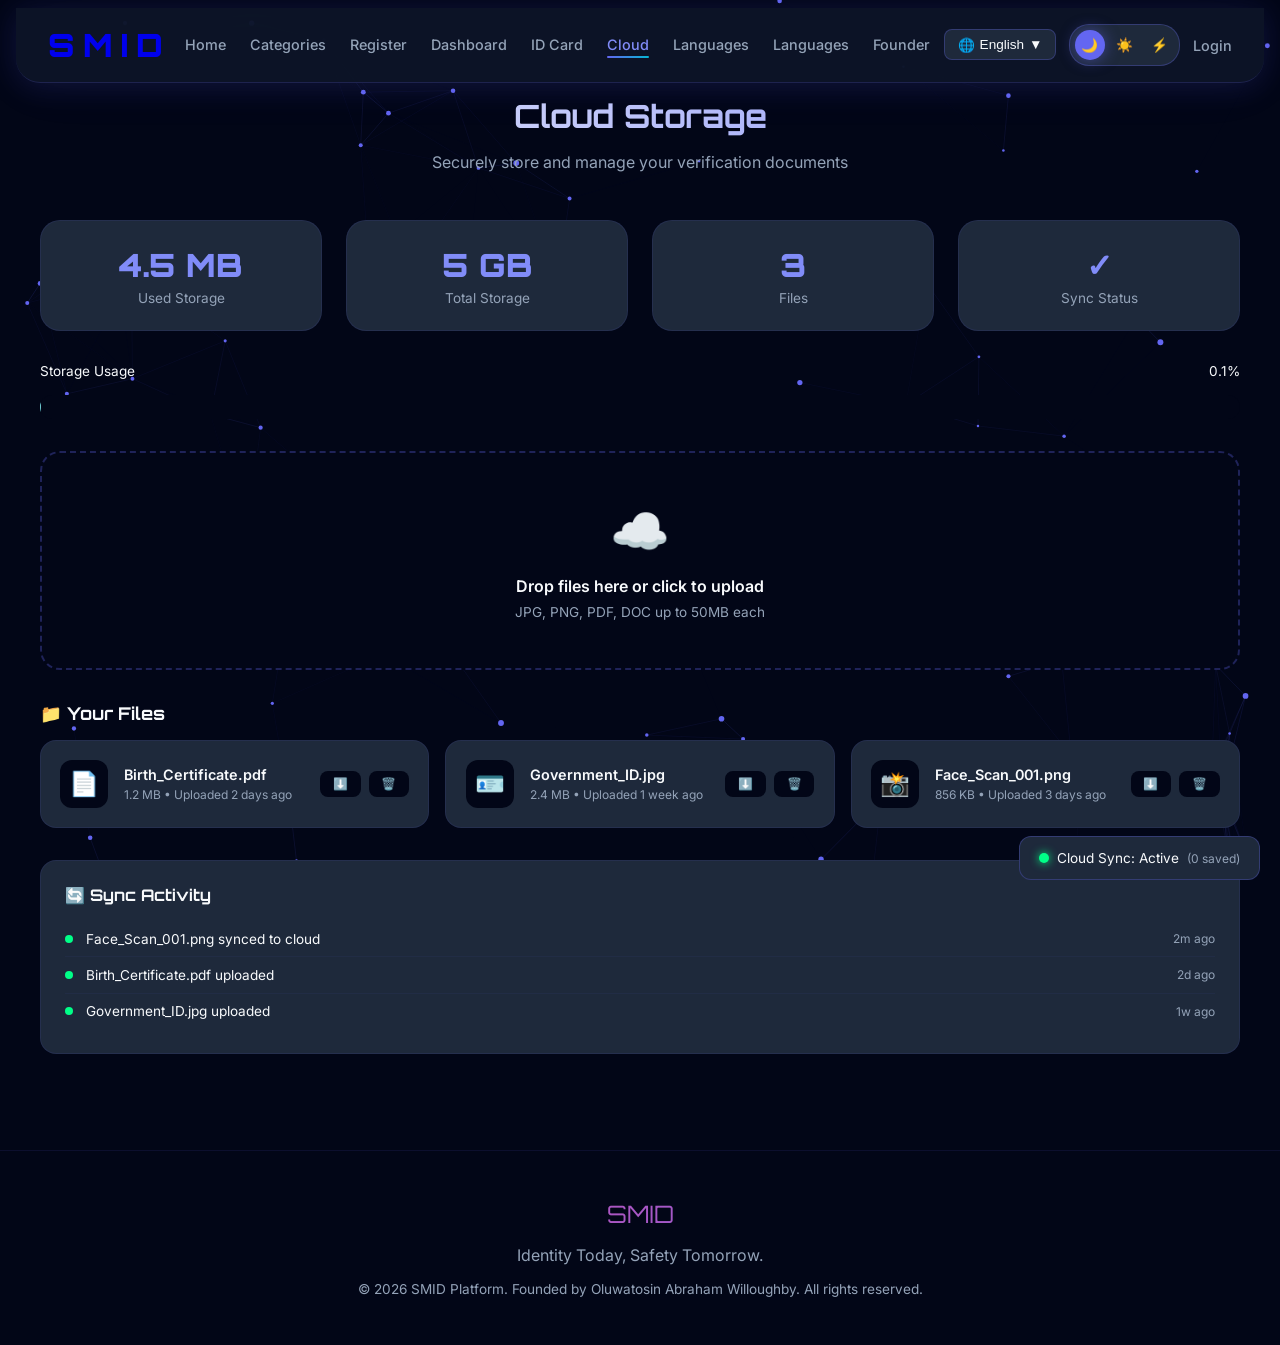
<file: original_site/cloud.html>
<!DOCTYPE html>
<html lang="en" dir="ltr">
<head>
    <meta charset="UTF-8">
    <meta name="viewport" content="width=device-width, initial-scale=1.0">
    <title>SMID — Cloud Storage</title>
    <link rel="stylesheet" href="styles.css">
    <style>
        .cloud-stats { display: grid; grid-template-columns: repeat(auto-fit, minmax(200px, 1fr)); gap: 1.5rem; margin-bottom: 2rem; }
        .cloud-stat-card { background: var(--card); border-radius: 20px; padding: 1.5rem; border: 1px solid rgba(99, 102, 241, 0.1); text-align: center; }
        .cloud-stat-value { font-family: 'Orbitron', monospace; font-size: 2rem; font-weight: 900; color: var(--primary-glow); }
        .cloud-stat-label { color: var(--text-muted); font-size: 0.85rem; margin-top: 0.3rem; }
        .storage-bar { background: var(--darker); border-radius: 12px; height: 24px; overflow: hidden; margin: 1rem 0; position: relative; }
        .storage-fill { height: 100%; background: linear-gradient(90deg, var(--primary), var(--neon-green)); border-radius: 12px; transition: width 1s ease; position: relative; }
        .storage-fill::after { content: ''; position: absolute; right: 0; top: 0; bottom: 0; width: 20px; background: linear-gradient(90deg, transparent, rgba(255,255,255,0.3)); animation: progressShine 1.5s infinite; }
        .file-grid { display: grid; grid-template-columns: repeat(auto-fit, minmax(250px, 1fr)); gap: 1rem; }
        .file-card { background: var(--card); border-radius: 16px; padding: 1.2rem; border: 1px solid rgba(99, 102, 241, 0.1); display: flex; align-items: center; gap: 1rem; transition: all 0.3s; }
        .file-card:hover { border-color: var(--primary); transform: translateY(-3px); }
        .file-icon { width: 48px; height: 48px; border-radius: 12px; background: var(--darker); display: flex; align-items: center; justify-content: center; font-size: 1.5rem; flex-shrink: 0; }
        .file-info { flex: 1; }
        .file-name { font-weight: 600; font-size: 0.9rem; margin-bottom: 0.2rem; }
        .file-meta { color: var(--text-muted); font-size: 0.75rem; }
        .file-actions { display: flex; gap: 0.5rem; }
        .file-btn { padding: 0.4rem 0.8rem; border-radius: 8px; border: none; background: var(--darker); color: var(--text); cursor: pointer; font-size: 0.75rem; transition: all 0.3s; }
        .file-btn:hover { background: var(--primary); color: white; }
        .upload-zone { background: var(--darker); border: 2px dashed rgba(99, 102, 241, 0.3); border-radius: 20px; padding: 3rem; text-align: center; cursor: pointer; transition: all 0.3s; margin-bottom: 2rem; }
        .upload-zone:hover { border-color: var(--primary); background: rgba(99, 102, 241, 0.05); }
        .upload-zone.dragover { border-color: var(--neon-green); background: rgba(0, 255, 136, 0.05); }
        .upload-zone input { display: none; }
        .sync-log { background: var(--card); border-radius: 16px; padding: 1.5rem; border: 1px solid rgba(99, 102, 241, 0.1); max-height: 300px; overflow-y: auto; }
        .sync-log h3 { font-family: 'Orbitron', monospace; font-size: 1rem; margin-bottom: 1rem; }
        .sync-item { display: flex; align-items: center; gap: 0.8rem; padding: 0.6rem 0; border-bottom: 1px solid rgba(99,102,241,0.05); font-size: 0.85rem; }
        .sync-item:last-child { border-bottom: none; }
        .sync-status { width: 8px; height: 8px; border-radius: 50%; flex-shrink: 0; }
        .sync-status.success { background: var(--neon-green); }
        .sync-status.pending { background: var(--warning); animation: pulse 1.5s infinite; }
    </style>
</head>
<body data-theme="dark">
    <canvas id="particle-canvas"></canvas>
    <div class="notification-container" id="notificationContainer"></div>

    <nav class="navbar">
        <a href="index.html" class="logo">SMID</a>
        <div class="nav-links">
            <a href="index.html" data-i18n="nav_home">Home</a>
            <a href="prototype.html" data-i18n="nav_categories">Categories</a>
            <a href="register.html" data-i18n="nav_register">Register</a>
            <a href="dashboard.html" data-i18n="nav_dashboard">Dashboard</a>
            <a href="idcard.html" data-i18n="nav_idcard">ID Card</a>
            <a href="cloud.html" class="active" data-i18n="nav_cloud">Cloud</a>
            <a href="languages.html" data-i18n="nav_languages">Languages</a>
            <a href="languages.html" data-i18n="nav_languages">Languages</a>
        <a href="founder.html" data-i18n="nav_founder">Founder</a>
        </div>
        <div class="nav-controls">
            <div class="lang-switcher">
                <button class="lang-btn" onclick="toggleLangDropdown()">
                    <span>🌐</span><span id="currentLang">English</span><span>▼</span>
                </button>
                <div class="lang-dropdown" id="langDropdown">
                    <div class="lang-option" data-lang="en" onclick="selectLang('en')">🇺🇸 English</div>
                    <div class="lang-option" data-lang="fr" onclick="selectLang('fr')">🇫🇷 Français</div>
                    <div class="lang-option" data-lang="es" onclick="selectLang('es')">🇪🇸 Español</div>
                    <div class="lang-option" data-lang="pt" onclick="selectLang('pt')">🇧🇷 Português</div>
                    <div class="lang-option" data-lang="yo" onclick="selectLang('yo')">🇳🇬 Yorùbá</div>
                    <div class="lang-option" data-lang="ar" onclick="selectLang('ar')">🇸🇦 العربية</div>
                    <div class="lang-option" data-lang="zh" onclick="selectLang('zh')">🇨🇳 中文</div>
                </div>
            </div>
            <div class="theme-toggle">
                <button class="theme-btn" onclick="setTheme('dark')">🌙</button>
                <button class="theme-btn" onclick="setTheme('light')">☀️</button>
                <button class="theme-btn" onclick="setTheme('neon')">⚡</button>
            </div>
            <div id="authNav"></div>
            <div class="hamburger" onclick="toggleMobileMenu()"><span></span><span></span><span></span></div>
        </div>
    </nav>

    <div class="mobile-menu" id="mobileMenu">
        <a href="index.html" data-i18n="nav_home">Home</a>
        <a href="prototype.html" data-i18n="nav_categories">Categories</a>
        <a href="register.html" data-i18n="nav_register">Register</a>
        <a href="dashboard.html" data-i18n="nav_dashboard">Dashboard</a>
        <a href="idcard.html" data-i18n="nav_idcard">ID Card</a>
        <a href="cloud.html" data-i18n="nav_cloud">Cloud</a>
        <a href="founder.html" data-i18n="nav_founder">Founder</a>
    </div>

    <section class="section">
        <div class="container">
            <h2 class="section-title">Cloud Storage</h2>
            <p class="section-subtitle">Securely store and manage your verification documents</p>

            <div class="cloud-stats">
                <div class="cloud-stat-card">
                    <div class="cloud-stat-value" id="usedStorage">0 MB</div>
                    <div class="cloud-stat-label">Used Storage</div>
                </div>
                <div class="cloud-stat-card">
                    <div class="cloud-stat-value" id="totalStorage">5 GB</div>
                    <div class="cloud-stat-label">Total Storage</div>
                </div>
                <div class="cloud-stat-card">
                    <div class="cloud-stat-value" id="fileCount">0</div>
                    <div class="cloud-stat-label">Files</div>
                </div>
                <div class="cloud-stat-card">
                    <div class="cloud-stat-value" id="syncStatus">✓</div>
                    <div class="cloud-stat-label">Sync Status</div>
                </div>
            </div>

            <div style="margin-bottom: 2rem;">
                <div style="display:flex;justify-content:space-between;margin-bottom:0.5rem;font-size:0.85rem;">
                    <span>Storage Usage</span>
                    <span id="storagePercent">0%</span>
                </div>
                <div class="storage-bar">
                    <div class="storage-fill" id="storageFill" style="width: 0%"></div>
                </div>
            </div>

            <div class="upload-zone" onclick="document.getElementById('cloudUpload').click()" ondrop="handleDrop(event)" ondragover="handleDragOver(event)" ondragleave="handleDragLeave(event)">
                <input type="file" id="cloudUpload" multiple accept="image/*,.pdf,.doc,.docx" onchange="handleCloudUpload(this)">
                <div style="font-size:3rem;margin-bottom:1rem;">☁️</div>
                <div style="font-weight:600;margin-bottom:0.5rem;">Drop files here or click to upload</div>
                <div style="color:var(--text-muted);font-size:0.85rem;">JPG, PNG, PDF, DOC up to 50MB each</div>
            </div>

            <h3 style="font-family:'Orbitron',monospace;font-size:1.1rem;margin-bottom:1rem;">📁 Your Files</h3>
            <div class="file-grid" id="fileGrid">
                <div class="file-card">
                    <div class="file-icon">📄</div>
                    <div class="file-info">
                        <div class="file-name">Birth_Certificate.pdf</div>
                        <div class="file-meta">1.2 MB • Uploaded 2 days ago</div>
                    </div>
                    <div class="file-actions">
                        <button class="file-btn" onclick="showNotification('Info','Download started','info')">⬇️</button>
                        <button class="file-btn" onclick="showNotification('Warning','File deleted','warning')">🗑️</button>
                    </div>
                </div>
                <div class="file-card">
                    <div class="file-icon">🪪</div>
                    <div class="file-info">
                        <div class="file-name">Government_ID.jpg</div>
                        <div class="file-meta">2.4 MB • Uploaded 1 week ago</div>
                    </div>
                    <div class="file-actions">
                        <button class="file-btn" onclick="showNotification('Info','Download started','info')">⬇️</button>
                        <button class="file-btn" onclick="showNotification('Warning','File deleted','warning')">🗑️</button>
                    </div>
                </div>
                <div class="file-card">
                    <div class="file-icon">📸</div>
                    <div class="file-info">
                        <div class="file-name">Face_Scan_001.png</div>
                        <div class="file-meta">856 KB • Uploaded 3 days ago</div>
                    </div>
                    <div class="file-actions">
                        <button class="file-btn" onclick="showNotification('Info','Download started','info')">⬇️</button>
                        <button class="file-btn" onclick="showNotification('Warning','File deleted','warning')">🗑️</button>
                    </div>
                </div>
            </div>

            <div class="sync-log" style="margin-top: 2rem;">
                <h3>🔄 Sync Activity</h3>
                <div id="syncLog">
                    <div class="sync-item">
                        <div class="sync-status success"></div>
                        <span>Face_Scan_001.png synced to cloud</span>
                        <span style="margin-left:auto;color:var(--text-muted);font-size:0.75rem;">2m ago</span>
                    </div>
                    <div class="sync-item">
                        <div class="sync-status success"></div>
                        <span>Birth_Certificate.pdf uploaded</span>
                        <span style="margin-left:auto;color:var(--text-muted);font-size:0.75rem;">2d ago</span>
                    </div>
                    <div class="sync-item">
                        <div class="sync-status success"></div>
                        <span>Government_ID.jpg uploaded</span>
                        <span style="margin-left:auto;color:var(--text-muted);font-size:0.75rem;">1w ago</span>
                    </div>
                </div>
            </div>
        </div>
    </section>

    <footer class="footer">
        <p style="font-family: 'Orbitron', monospace; font-size: 1.5rem; margin-bottom: 1rem; background: linear-gradient(135deg, var(--secondary), var(--primary)); -webkit-background-clip: text; -webkit-text-fill-color: transparent; background-clip: text;">SMID</p>
        <p>Identity Today, Safety Tomorrow.</p>
        <p style="margin-top: 1rem; font-size: 0.85rem;">© 2026 SMID Platform. Founded by Oluwatosin Abraham Willoughby. All rights reserved.</p>
    </footer>

    <div class="cloud-status" onclick="showCloudInfo()">
        <div class="cloud-dot"></div>
        <span data-i18n="cloud_sync">Cloud Sync: Active</span>
        <span id="savedCount" style="color: var(--text-muted); font-size: 0.75rem;">(0 saved)</span>
    </div>

    <script src="shared.js"></script>
    <script>
        function handleCloudUpload(input) {
            if (input.files && input.files.length > 0) {
                showNotification('Success', `${input.files.length} file(s) uploaded to cloud`, 'success');
                updateStorageStats();
            }
        }
        function handleDrop(e) {
            e.preventDefault();
            e.currentTarget.classList.remove('dragover');
            showNotification('Success', 'Files dropped and uploaded', 'success');
        }
        function handleDragOver(e) {
            e.preventDefault();
            e.currentTarget.classList.add('dragover');
        }
        function handleDragLeave(e) {
            e.currentTarget.classList.remove('dragover');
        }
        function updateStorageStats() {
            document.getElementById('usedStorage').textContent = '4.5 MB';
            document.getElementById('storagePercent').textContent = '0.1%';
            document.getElementById('storageFill').style.width = '0.1%';
            document.getElementById('fileCount').textContent = '3';
        }
        document.addEventListener('DOMContentLoaded', updateStorageStats);
    </script>
</body>
</html>
</file>
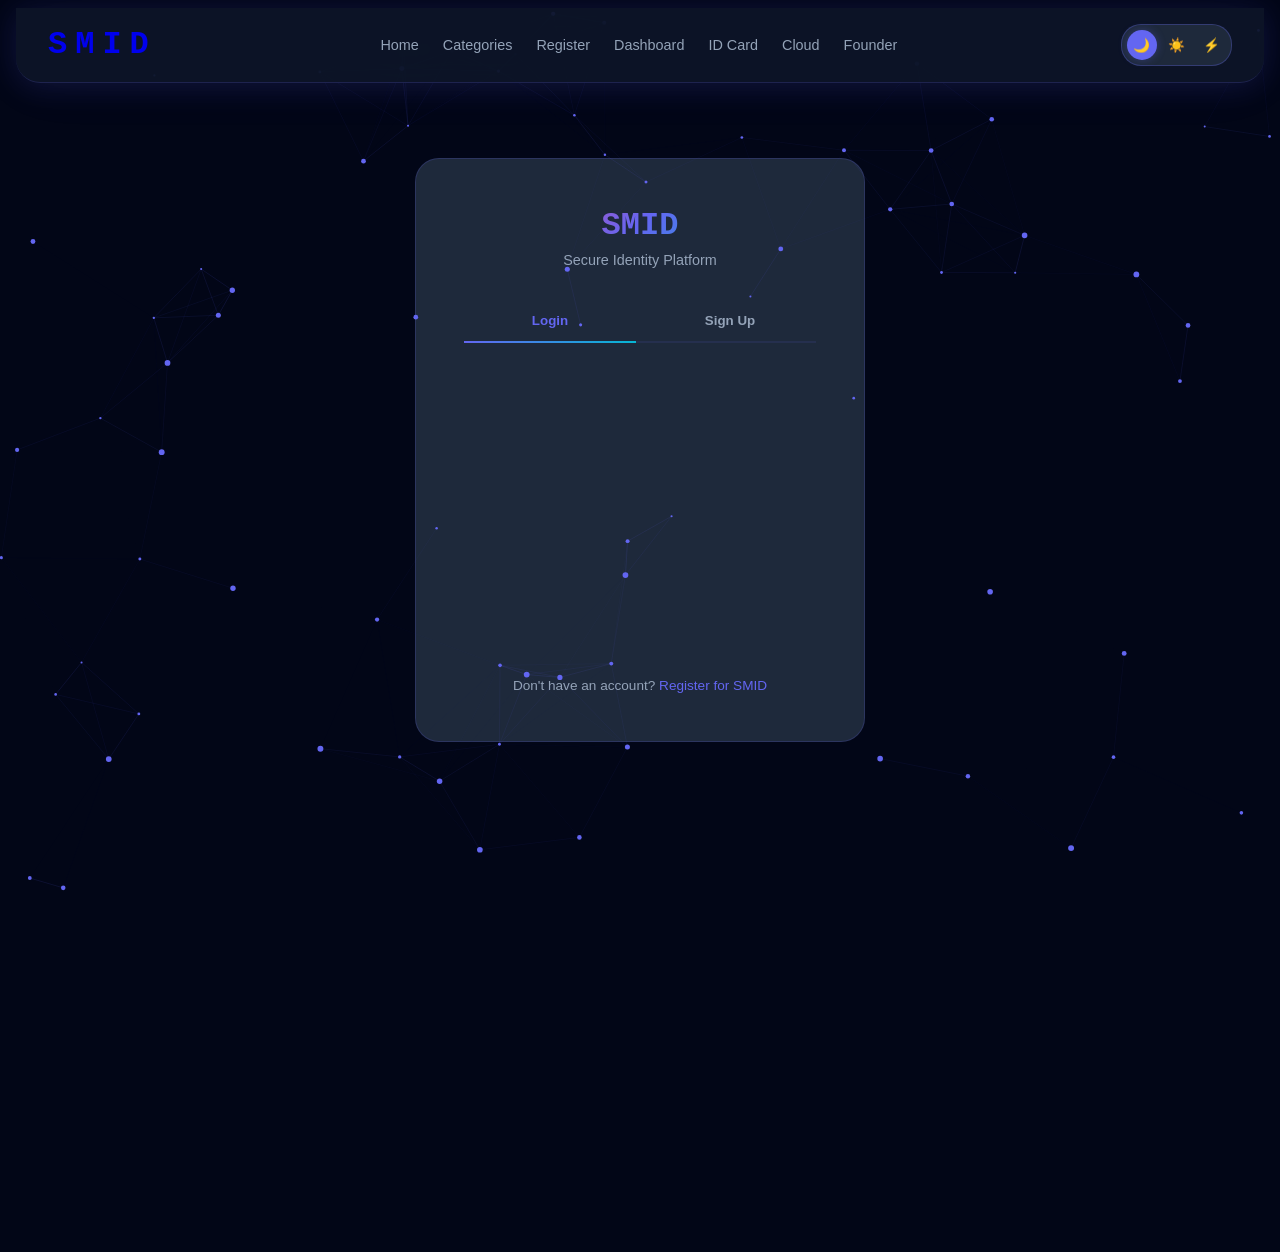
<file: original_site/dashboard.html>
<!DOCTYPE html>
<html lang="en" dir="ltr">
<head>
    <meta charset="UTF-8">
    <meta name="viewport" content="width=device-width, initial-scale=1.0">
    <title>SMID — Dashboard</title>
    <link rel="stylesheet" href="styles.css">
    <style>
        .dash-header { display: flex; align-items: center; gap: 1.5rem; margin-bottom: 2rem; flex-wrap: wrap; }
        .dash-avatar { width: 80px; height: 80px; border-radius: 50%; background: linear-gradient(135deg, var(--primary), var(--secondary)); display: flex; align-items: center; justify-content: center; font-size: 2rem; flex-shrink: 0; }
        .dash-info h2 { font-family: 'Orbitron', monospace; font-size: 1.5rem; margin-bottom: 0.3rem; }
        .dash-info p { color: var(--text-muted); font-size: 0.9rem; }
        .dash-badge { display: inline-flex; align-items: center; gap: 0.3rem; padding: 0.3rem 0.8rem; border-radius: 20px; font-size: 0.75rem; font-weight: 700; margin-top: 0.5rem; }
        .dash-badge.verified { background: rgba(0, 255, 136, 0.15); color: var(--neon-green); border: 1px solid rgba(0, 255, 136, 0.3); }
        .dash-grid { display: grid; grid-template-columns: repeat(auto-fit, minmax(260px, 1fr)); gap: 1.5rem; margin-bottom: 2rem; }
        .dash-card { background: var(--card); border-radius: 20px; padding: 1.5rem; border: 1px solid rgba(99, 102, 241, 0.1); transition: all 0.3s; }
        .dash-card:hover { border-color: var(--primary); transform: translateY(-3px); }
        .dash-card-header { display: flex; justify-content: space-between; align-items: center; margin-bottom: 1rem; }
        .dash-card-title { font-weight: 600; font-size: 0.95rem; }
        .dash-card-value { font-family: 'Orbitron', monospace; font-size: 1.8rem; font-weight: 900; background: linear-gradient(135deg, var(--primary), var(--accent)); -webkit-background-clip: text; -webkit-text-fill-color: transparent; background-clip: text; }
        .dash-card-sub { color: var(--text-muted); font-size: 0.8rem; margin-top: 0.3rem; }
        .dash-section { background: var(--card); border-radius: 20px; padding: 1.5rem; border: 1px solid rgba(99, 102, 241, 0.1); margin-bottom: 1.5rem; }
        .dash-section h3 { font-family: 'Orbitron', monospace; font-size: 1rem; margin-bottom: 1rem; display: flex; align-items: center; gap: 0.5rem; }
        .platform-list { display: flex; flex-wrap: wrap; gap: 0.5rem; }
        .platform-tag { padding: 0.4rem 0.8rem; border-radius: 20px; background: var(--darker); font-size: 0.8rem; display: flex; align-items: center; gap: 0.3rem; border: 1px solid transparent; transition: all 0.3s; }
        .platform-tag.connected { border-color: rgba(0, 255, 136, 0.3); color: var(--neon-green); }
        .platform-tag:hover { border-color: var(--primary); }
        .activity-item { display: flex; align-items: center; gap: 1rem; padding: 0.8rem 0; border-bottom: 1px solid rgba(99,102,241,0.05); }
        .activity-item:last-child { border-bottom: none; }
        .activity-icon { width: 36px; height: 36px; border-radius: 10px; background: var(--darker); display: flex; align-items: center; justify-content: center; font-size: 1rem; flex-shrink: 0; }
        .activity-text { flex: 1; }
        .activity-text strong { font-size: 0.9rem; }
        .activity-text span { color: var(--text-muted); font-size: 0.8rem; display: block; }
        .activity-time { color: var(--text-muted); font-size: 0.75rem; }
        .trust-ring { width: 120px; height: 120px; border-radius: 50%; border: 4px solid rgba(99, 102, 241, 0.2); display: flex; align-items: center; justify-content: center; position: relative; margin: 0 auto; }
        .trust-ring::before { content: ''; position: absolute; inset: -4px; border-radius: 50%; border: 4px solid transparent; border-top-color: var(--neon-green); animation: spin 2s linear infinite; }
        .trust-score { font-family: 'Orbitron', monospace; font-size: 1.8rem; font-weight: 900; color: var(--neon-green); }
        @keyframes spin { to { transform: rotate(360deg); } }
    </style>
</head>
<body data-theme="dark">
    <canvas id="particle-canvas"></canvas>
    <div class="notification-container" id="notificationContainer"></div>

    <nav class="navbar">
        <a href="index.html" class="logo">SMID</a>
        <div class="nav-links">
            <a href="index.html" data-i18n="nav_home">Home</a>
            <a href="prototype.html" data-i18n="nav_categories">Categories</a>
            <a href="register.html" data-i18n="nav_register">Register</a>
            <a href="dashboard.html" class="active" data-i18n="nav_dashboard">Dashboard</a>
            <a href="idcard.html" data-i18n="nav_idcard">ID Card</a>
            <a href="cloud.html" data-i18n="nav_cloud">Cloud</a>
            <a href="languages.html" data-i18n="nav_languages">Languages</a>
            <a href="languages.html" data-i18n="nav_languages">Languages</a>
        <a href="founder.html" data-i18n="nav_founder">Founder</a>
        </div>
        <div class="nav-controls">
            <div class="lang-switcher">
                <button class="lang-btn" onclick="toggleLangDropdown()">
                    <span>🌐</span><span id="currentLang">English</span><span>▼</span>
                </button>
                <div class="lang-dropdown" id="langDropdown">
                    <div class="lang-option" data-lang="en" onclick="selectLang('en')">🇺🇸 English</div>
                    <div class="lang-option" data-lang="fr" onclick="selectLang('fr')">🇫🇷 Français</div>
                    <div class="lang-option" data-lang="es" onclick="selectLang('es')">🇪🇸 Español</div>
                    <div class="lang-option" data-lang="pt" onclick="selectLang('pt')">🇧🇷 Português</div>
                    <div class="lang-option" data-lang="yo" onclick="selectLang('yo')">🇳🇬 Yorùbá</div>
                    <div class="lang-option" data-lang="ar" onclick="selectLang('ar')">🇸🇦 العربية</div>
                    <div class="lang-option" data-lang="zh" onclick="selectLang('zh')">🇨🇳 中文</div>
                </div>
            </div>
            <div class="theme-toggle">
                <button class="theme-btn" onclick="setTheme('dark')">🌙</button>
                <button class="theme-btn" onclick="setTheme('light')">☀️</button>
                <button class="theme-btn" onclick="setTheme('neon')">⚡</button>
            </div>
            <div id="authNav"></div>
            <div class="hamburger" onclick="toggleMobileMenu()"><span></span><span></span><span></span></div>
        </div>
    </nav>

    <div class="mobile-menu" id="mobileMenu">
        <a href="index.html" data-i18n="nav_home">Home</a>
        <a href="prototype.html" data-i18n="nav_categories">Categories</a>
        <a href="register.html" data-i18n="nav_register">Register</a>
        <a href="dashboard.html" data-i18n="nav_dashboard">Dashboard</a>
        <a href="idcard.html" data-i18n="nav_idcard">ID Card</a>
        <a href="cloud.html" data-i18n="nav_cloud">Cloud</a>
        <a href="founder.html" data-i18n="nav_founder">Founder</a>
    </div>

    <section class="section">
        <div class="container">
            <div class="dash-header">
                <div class="dash-avatar" id="dashAvatar">👤</div>
                <div class="dash-info">
                    <h2 id="dashName">Welcome Back</h2>
                    <p id="dashEmail">Loading...</p>
                    <div class="dash-badge verified" id="dashBadge">✓ Verified</div>
                </div>
            </div>

            <div class="dash-grid">
                <div class="dash-card">
                    <div class="dash-card-header"><span class="dash-card-title">Trust Score</span><span>📊</span></div>
                    <div class="trust-ring"><div class="trust-score" id="trustScore">92</div></div>
                    <div class="dash-card-sub">Excellent standing</div>
                </div>
                <div class="dash-card">
                    <div class="dash-card-header"><span class="dash-card-title">SMID ID</span><span>🆔</span></div>
                    <div class="dash-card-value" id="dashId" style="font-size:1.2rem;">—</div>
                    <div class="dash-card-sub">Your unique identifier</div>
                </div>
                <div class="dash-card">
                    <div class="dash-card-header"><span class="dash-card-title">Category</span><span>🏷️</span></div>
                    <div class="dash-card-value" id="dashCategory" style="font-size:1.2rem;">—</div>
                    <div class="dash-card-sub">Current verification tier</div>
                </div>
                <div class="dash-card">
                    <div class="dash-card-header"><span class="dash-card-title">Platforms</span><span>🌐</span></div>
                    <div class="dash-card-value" id="dashPlatforms">0</div>
                    <div class="dash-card-sub">Connected social accounts</div>
                </div>
            </div>

            <div class="dash-section">
                <h3>🔗 Connected Platforms</h3>
                <div class="platform-list" id="platformList">
                    <div class="platform-tag connected">📘 Facebook</div>
                    <div class="platform-tag connected">🐦 Twitter</div>
                    <div class="platform-tag connected">📸 Instagram</div>
                    <div class="platform-tag">💼 LinkedIn</div>
                    <div class="platform-tag">🎵 TikTok</div>
                    <div class="platform-tag">▶️ YouTube</div>
                    <div class="platform-tag">💬 Discord</div>
                    <div class="platform-tag">📱 Snapchat</div>
                </div>
            </div>

            <div class="dash-section">
                <h3>📋 Recent Activity</h3>
                <div id="activityList">
                    <div class="activity-item">
                        <div class="activity-icon" style="background:rgba(0,255,136,0.1);color:var(--neon-green);">✓</div>
                        <div class="activity-text"><strong>Face verification completed</strong><span>Biometric scan successful</span></div>
                        <div class="activity-time">2h ago</div>
                    </div>
                    <div class="activity-item">
                        <div class="activity-icon" style="background:rgba(99,102,241,0.1);color:var(--primary);">🔐</div>
                        <div class="activity-text"><strong>Access code generated</strong><span>SMID access code created</span></div>
                        <div class="activity-time">5h ago</div>
                    </div>
                    <div class="activity-item">
                        <div class="activity-icon" style="background:rgba(245,158,11,0.1);color:var(--warning);">📄</div>
                        <div class="activity-text"><strong>Document uploaded</strong><span>Verification document received</span></div>
                        <div class="activity-time">1d ago</div>
                    </div>
                </div>
            </div>

            <div style="display:flex;gap:1rem;flex-wrap:wrap;">
                <a href="idcard.html" class="btn btn-primary">🆔 View ID Card</a>
                <a href="register.html" class="btn btn-outline">📝 Update Registration</a>
                <a href="cloud.html" class="btn btn-outline">☁️ Cloud Storage</a>
            </div>
        </div>
    </section>

    <footer class="footer">
        <p style="font-family: 'Orbitron', monospace; font-size: 1.5rem; margin-bottom: 1rem; background: linear-gradient(135deg, var(--secondary), var(--primary)); -webkit-background-clip: text; -webkit-text-fill-color: transparent; background-clip: text;">SMID</p>
        <p>Identity Today, Safety Tomorrow.</p>
        <p style="margin-top: 1rem; font-size: 0.85rem;">© 2026 SMID Platform. Founded by Oluwatosin Abraham Willoughby. All rights reserved.</p>
    </footer>

    <div class="cloud-status" onclick="showCloudInfo()">
        <div class="cloud-dot"></div>
        <span data-i18n="cloud_sync">Cloud Sync: Active</span>
        <span id="savedCount" style="color: var(--text-muted); font-size: 0.75rem;">(0 saved)</span>
    </div>

    <script src="shared.js"></script>
    <script>
        document.addEventListener('DOMContentLoaded', () => {
            const user = JSON.parse(localStorage.getItem('smid_user') || 'null');
            if (!user) {
                showNotification('Info', 'Please log in to view your dashboard', 'info');
                setTimeout(() => window.location.href = 'login.html', 2000);
                return;
            }
            document.getElementById('dashName').textContent = 'Welcome, ' + (user.name || 'User');
            document.getElementById('dashEmail').textContent = user.email || '';
            document.getElementById('dashId').textContent = user.id || 'SMID-XXXX-XXXX';
            const regData = JSON.parse(localStorage.getItem('smid_regData') || '{}');
            const catMap = { tsmid: 'TSMID', tasmid: 'TASMID', asmid: 'ASMID', bsmid: 'BSMID' };
            document.getElementById('dashCategory').textContent = catMap[regData.category] || 'Not registered';
            const connected = document.querySelectorAll('.platform-tag.connected').length;
            document.getElementById('dashPlatforms').textContent = connected;
        });
    </script>
</body>
</html>
</file>
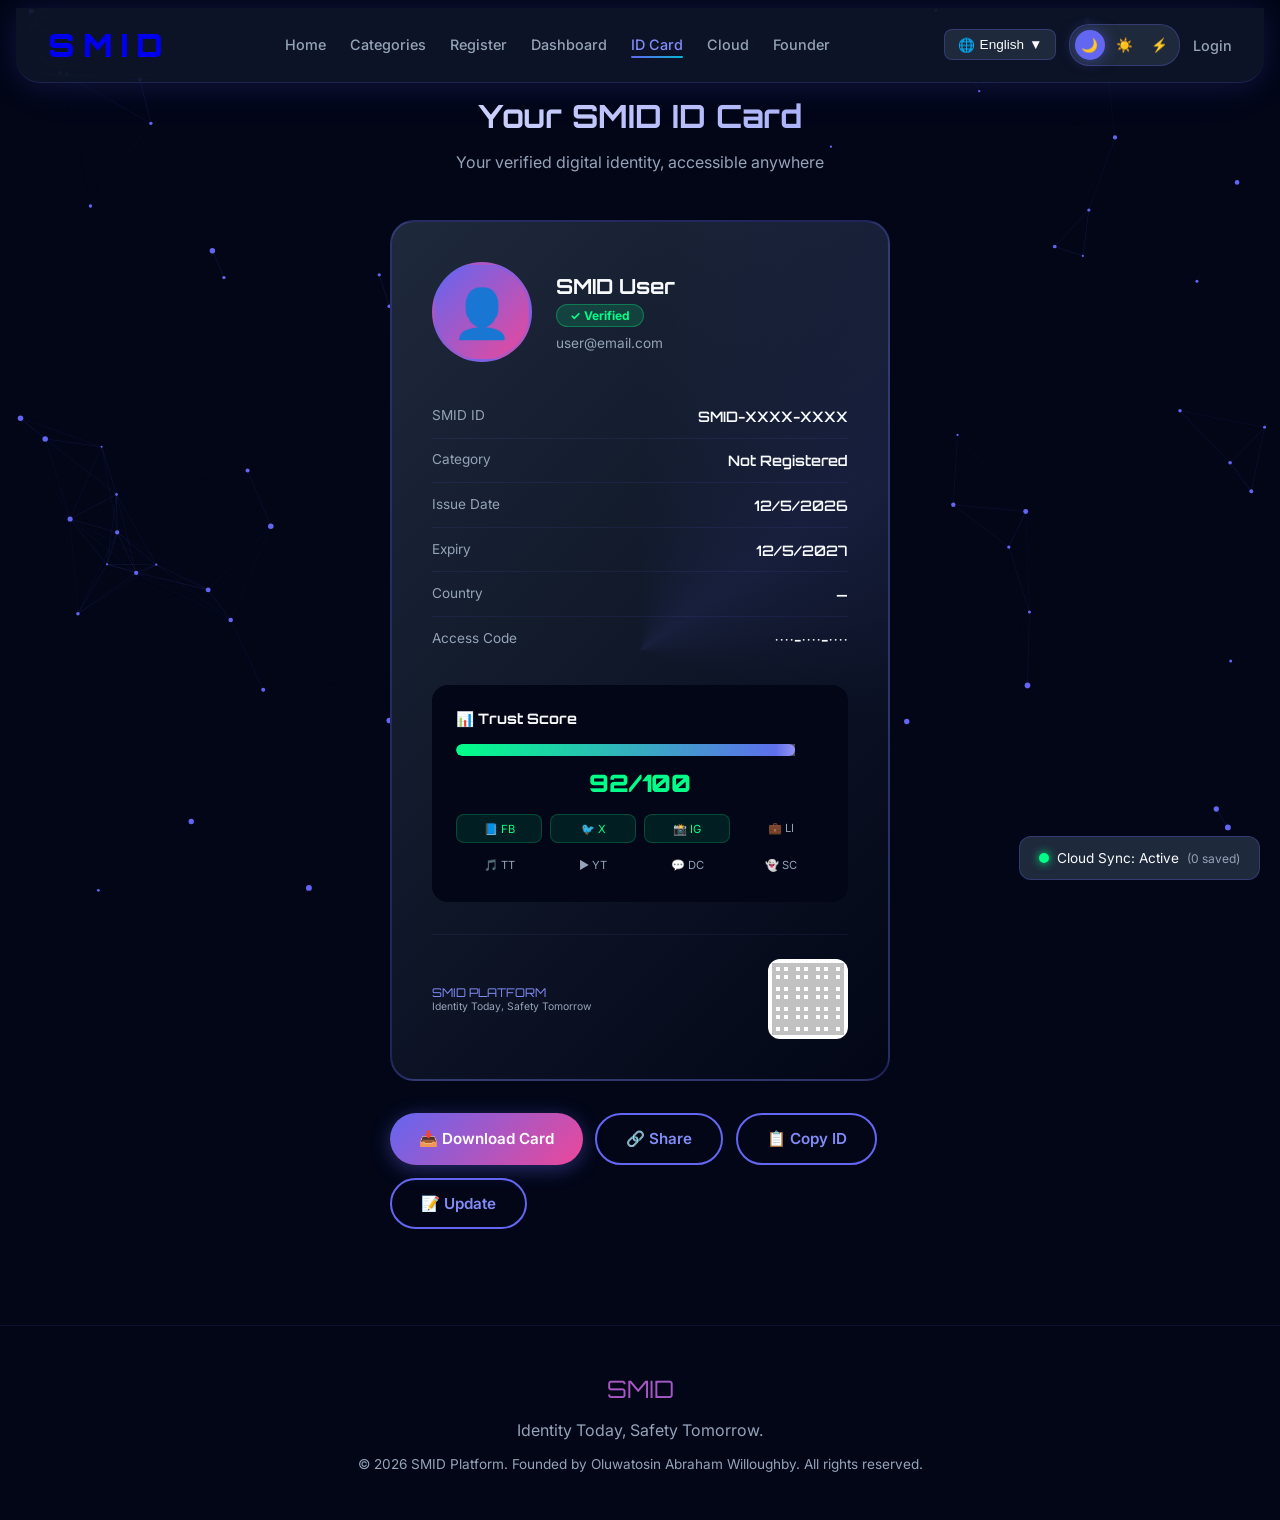
<file: original_site/idcard.html>
<!DOCTYPE html>
<html lang="en" dir="ltr">
<head>
    <meta charset="UTF-8">
    <meta name="viewport" content="width=device-width, initial-scale=1.0">
    <title>SMID — Digital ID Card</title>
    <link rel="stylesheet" href="styles.css">
    <style>
        .id-card-container { max-width: 500px; margin: 0 auto; perspective: 1000px; }
        .id-card {
            background: linear-gradient(135deg, var(--card) 0%, var(--darker) 100%);
            border-radius: 24px;
            padding: 2.5rem;
            border: 2px solid rgba(99, 102, 241, 0.3);
            position: relative;
            overflow: hidden;
            transition: transform 0.6s;
            transform-style: preserve-3d;
        }
        .id-card::before {
            content: '';
            position: absolute;
            top: -50%; left: -50%;
            width: 200%; height: 200%;
            background: conic-gradient(from 0deg, transparent, rgba(99,102,241,0.1), transparent 30%);
            animation: hologramSpin 8s linear infinite;
        }
        .id-card-header {
            display: flex;
            align-items: center;
            gap: 1.5rem;
            margin-bottom: 2rem;
            position: relative;
            z-index: 1;
        }
        .id-card-photo {
            width: 100px; height: 100px;
            border-radius: 50%;
            background: linear-gradient(135deg, var(--primary), var(--secondary));
            display: flex;
            align-items: center;
            justify-content: center;
            font-size: 3rem;
            border: 3px solid rgba(99, 102, 241, 0.3);
            flex-shrink: 0;
        }
        .id-card-info h3 {
            font-family: 'Orbitron', monospace;
            font-size: 1.3rem;
            margin-bottom: 0.3rem;
        }
        .id-card-info .id-type {
            display: inline-block;
            padding: 0.2rem 0.8rem;
            border-radius: 20px;
            font-size: 0.75rem;
            font-weight: 700;
            margin-bottom: 0.5rem;
        }
        .id-card-info .id-type.verified {
            background: rgba(0, 255, 136, 0.15);
            color: var(--neon-green);
            border: 1px solid rgba(0, 255, 136, 0.3);
        }
        .id-card-info p {
            color: var(--text-muted);
            font-size: 0.85rem;
        }
        .id-card-body {
            position: relative;
            z-index: 1;
        }
        .id-data-row {
            display: flex;
            justify-content: space-between;
            padding: 0.8rem 0;
            border-bottom: 1px solid rgba(99, 102, 241, 0.1);
        }
        .id-data-row:last-child { border-bottom: none; }
        .id-data-label {
            color: var(--text-muted);
            font-size: 0.85rem;
        }
        .id-data-value {
            font-weight: 600;
            font-size: 0.9rem;
            font-family: 'Orbitron', monospace;
        }
        .id-card-footer {
            margin-top: 2rem;
            padding-top: 1.5rem;
            border-top: 1px solid rgba(99, 102, 241, 0.1);
            display: flex;
            justify-content: space-between;
            align-items: center;
            position: relative;
            z-index: 1;
        }
        .id-qr {
            width: 80px; height: 80px;
            background: white;
            border-radius: 12px;
            display: flex;
            align-items: center;
            justify-content: center;
            position: relative;
            overflow: hidden;
        }
        .id-qr::before {
            content: '';
            position: absolute;
            inset: 4px;
            background: 
                linear-gradient(90deg, #333 0%, #333 20%, transparent 20%, transparent 40%, #333 40%, #333 60%, transparent 60%, transparent 80%, #333 80%, #333 100%),
                linear-gradient(0deg, #333 0%, #333 20%, transparent 20%, transparent 40%, #333 40%, #333 60%, transparent 60%, transparent 80%, #333 80%, #333 100%);
            background-size: 20px 20px;
            opacity: 0.3;
        }
        .id-actions {
            display: flex;
            gap: 0.8rem;
            flex-wrap: wrap;
            margin-top: 2rem;
        }
        .trust-meter {
            margin-top: 1.5rem;
            background: var(--darker);
            border-radius: 16px;
            padding: 1.5rem;
            position: relative;
            z-index: 1;
        }
        .trust-meter h4 {
            font-family: 'Orbitron', monospace;
            font-size: 0.9rem;
            margin-bottom: 1rem;
            display: flex;
            align-items: center;
            gap: 0.5rem;
        }
        .trust-bar {
            height: 12px;
            background: var(--darker);
            border-radius: 6px;
            overflow: hidden;
            position: relative;
        }
        .trust-fill {
            height: 100%;
            background: linear-gradient(90deg, var(--neon-green), var(--primary));
            border-radius: 6px;
            transition: width 1s ease;
            position: relative;
        }
        .trust-fill::after {
            content: '';
            position: absolute;
            right: 0; top: 0; bottom: 0;
            width: 20px;
            background: linear-gradient(90deg, transparent, rgba(255,255,255,0.3));
            animation: progressShine 1.5s infinite;
        }
        .trust-score-display {
            text-align: center;
            margin-top: 0.8rem;
            font-family: 'Orbitron', monospace;
            font-size: 1.5rem;
            font-weight: 900;
            color: var(--neon-green);
        }
        .id-badge-grid {
            display: grid;
            grid-template-columns: repeat(4, 1fr);
            gap: 0.5rem;
            margin-top: 1rem;
        }
        .id-badge {
            padding: 0.4rem;
            border-radius: 8px;
            background: var(--darker);
            text-align: center;
            font-size: 0.7rem;
            color: var(--text-muted);
        }
        .id-badge.active {
            background: rgba(0, 255, 136, 0.1);
            color: var(--neon-green);
            border: 1px solid rgba(0, 255, 136, 0.2);
        }
    </style>
</head>
<body data-theme="dark">
    <canvas id="particle-canvas"></canvas>
    <div class="notification-container" id="notificationContainer"></div>

    <nav class="navbar">
        <a href="index.html" class="logo">SMID</a>
        <div class="nav-links">
            <a href="index.html" data-i18n="nav_home">Home</a>
            <a href="prototype.html" data-i18n="nav_categories">Categories</a>
            <a href="register.html" data-i18n="nav_register">Register</a>
            <a href="dashboard.html" data-i18n="nav_dashboard">Dashboard</a>
            <a href="idcard.html" class="active" data-i18n="nav_idcard">ID Card</a>
            <a href="cloud.html" data-i18n="nav_cloud">Cloud</a>
            <a href="founder.html" data-i18n="nav_founder">Founder</a>
        </div>
        <div class="nav-controls">
            <div class="lang-switcher">
                <button class="lang-btn" onclick="toggleLangDropdown()">
                    <span>🌐</span><span id="currentLang">English</span><span>▼</span>
                </button>
                <div class="lang-dropdown" id="langDropdown">
                    <div class="lang-option" data-lang="en" onclick="selectLang('en')">🇺🇸 English</div>
                    <div class="lang-option" data-lang="fr" onclick="selectLang('fr')">🇫🇷 Français</div>
                    <div class="lang-option" data-lang="es" onclick="selectLang('es')">🇪🇸 Español</div>
                    <div class="lang-option" data-lang="pt" onclick="selectLang('pt')">🇧🇷 Português</div>
                    <div class="lang-option" data-lang="yo" onclick="selectLang('yo')">🇳🇬 Yorùbá</div>
                    <div class="lang-option" data-lang="ar" onclick="selectLang('ar')">🇸🇦 العربية</div>
                    <div class="lang-option" data-lang="zh" onclick="selectLang('zh')">🇨🇳 中文</div>
                </div>
            </div>
            <div class="theme-toggle">
                <button class="theme-btn" onclick="setTheme('dark')">🌙</button>
                <button class="theme-btn" onclick="setTheme('light')">☀️</button>
                <button class="theme-btn" onclick="setTheme('neon')">⚡</button>
            </div>
            <div id="authNav"></div>
            <div class="hamburger" onclick="toggleMobileMenu()"><span></span><span></span><span></span></div>
        </div>
    </nav>

    <div class="mobile-menu" id="mobileMenu">
        <a href="index.html" data-i18n="nav_home">Home</a>
        <a href="prototype.html" data-i18n="nav_categories">Categories</a>
        <a href="register.html" data-i18n="nav_register">Register</a>
        <a href="dashboard.html" data-i18n="nav_dashboard">Dashboard</a>
        <a href="idcard.html" data-i18n="nav_idcard">ID Card</a>
        <a href="cloud.html" data-i18n="nav_cloud">Cloud</a>
        <a href="founder.html" data-i18n="nav_founder">Founder</a>
    </div>

    <section class="section">
        <div class="container">
            <h2 class="section-title">Your SMID ID Card</h2>
            <p class="section-subtitle">Your verified digital identity, accessible anywhere</p>

            <div class="id-card-container">
                <div class="id-card" id="idCard">
                    <div class="id-card-header">
                        <div class="id-card-photo" id="idPhoto">👤</div>
                        <div class="id-card-info">
                            <h3 id="idName">SMID User</h3>
                            <div class="id-type verified" id="idType">✓ Verified</div>
                            <p id="idEmail">user@email.com</p>
                        </div>
                    </div>
                    <div class="id-card-body">
                        <div class="id-data-row">
                            <span class="id-data-label">SMID ID</span>
                            <span class="id-data-value" id="idNumber">SMID-XXXX-XXXX</span>
                        </div>
                        <div class="id-data-row">
                            <span class="id-data-label">Category</span>
                            <span class="id-data-value" id="idCategory">—</span>
                        </div>
                        <div class="id-data-row">
                            <span class="id-data-label">Issue Date</span>
                            <span class="id-data-value" id="idIssueDate">—</span>
                        </div>
                        <div class="id-data-row">
                            <span class="id-data-label">Expiry</span>
                            <span class="id-data-value" id="idExpiry">—</span>
                        </div>
                        <div class="id-data-row">
                            <span class="id-data-label">Country</span>
                            <span class="id-data-value" id="idCountry">—</span>
                        </div>
                        <div class="id-data-row">
                            <span class="id-data-label">Access Code</span>
                            <span class="id-data-value" id="idAccessCode">••••-••••-••••</span>
                        </div>
                    </div>
                    <div class="trust-meter">
                        <h4>📊 Trust Score</h4>
                        <div class="trust-bar">
                            <div class="trust-fill" id="trustFill" style="width: 0%"></div>
                        </div>
                        <div class="trust-score-display" id="trustScoreDisplay">0/100</div>
                        <div class="id-badge-grid" id="idBadges">
                            <div class="id-badge active">📘 FB</div>
                            <div class="id-badge active">🐦 X</div>
                            <div class="id-badge active">📸 IG</div>
                            <div class="id-badge">💼 LI</div>
                            <div class="id-badge">🎵 TT</div>
                            <div class="id-badge">▶️ YT</div>
                            <div class="id-badge">💬 DC</div>
                            <div class="id-badge">👻 SC</div>
                        </div>
                    </div>
                    <div class="id-card-footer">
                        <div>
                            <div style="font-family:'Orbitron',monospace;font-size:0.75rem;color:var(--primary-glow);">SMID PLATFORM</div>
                            <div style="font-size:0.65rem;color:var(--text-muted);">Identity Today, Safety Tomorrow</div>
                        </div>
                        <div class="id-qr"></div>
                    </div>
                </div>

                <div class="id-actions">
                    <button class="btn btn-primary" onclick="downloadIDCard()">📥 Download Card</button>
                    <button class="btn btn-outline" onclick="shareIDCard()">🔗 Share</button>
                    <button class="btn btn-outline" onclick="copyID()">📋 Copy ID</button>
                    <a href="register.html" class="btn btn-outline">📝 Update</a>
                </div>
            </div>
        </div>
    </section>

    <footer class="footer">
        <p style="font-family: 'Orbitron', monospace; font-size: 1.5rem; margin-bottom: 1rem; background: linear-gradient(135deg, var(--secondary), var(--primary)); -webkit-background-clip: text; -webkit-text-fill-color: transparent; background-clip: text;">SMID</p>
        <p>Identity Today, Safety Tomorrow.</p>
        <p style="margin-top: 1rem; font-size: 0.85rem;">© 2026 SMID Platform. Founded by Oluwatosin Abraham Willoughby. All rights reserved.</p>
    </footer>

    <div class="cloud-status" onclick="showCloudInfo()">
        <div class="cloud-dot"></div>
        <span data-i18n="cloud_sync">Cloud Sync: Active</span>
        <span id="savedCount" style="color: var(--text-muted); font-size: 0.75rem;">(0 saved)</span>
    </div>

    <script src="shared.js"></script>
    <script>
        document.addEventListener('DOMContentLoaded', () => {
            const user = JSON.parse(localStorage.getItem('smid_user') || 'null');
            const regData = JSON.parse(localStorage.getItem('smid_regData') || '{}');

            if (user) {
                document.getElementById('idName').textContent = user.name || 'SMID User';
                document.getElementById('idEmail').textContent = user.email || 'user@email.com';
                document.getElementById('idNumber').textContent = user.id || 'SMID-XXXX-XXXX';
            }

            const catMap = { tsmid: 'TSMID', tasmid: 'TASMID', asmid: 'ASMID', bsmid: 'BSMID' };
            document.getElementById('idCategory').textContent = catMap[regData.category] || 'Not Registered';

            const now = new Date();
            document.getElementById('idIssueDate').textContent = now.toLocaleDateString();
            const expiry = new Date(now.getFullYear() + 1, now.getMonth(), now.getDate());
            document.getElementById('idExpiry').textContent = expiry.toLocaleDateString();
            document.getElementById('idCountry').textContent = regData.country || '—';
            document.getElementById('idAccessCode').textContent = regData.accessCode || '••••-••••-••••';

            // Animate trust score
            setTimeout(() => {
                document.getElementById('trustFill').style.width = '92%';
                document.getElementById('trustScoreDisplay').textContent = '92/100';
            }, 500);
        });

        function downloadIDCard() {
            showNotification('Success', 'ID Card downloaded as PDF (simulated)', 'success');
        }
        function shareIDCard() {
            const id = document.getElementById('idNumber').textContent;
            navigator.clipboard.writeText(id).then(() => {
                showNotification('Copied', 'ID link copied to clipboard', 'success');
            });
        }
        function copyID() {
            const id = document.getElementById('idNumber').textContent;
            navigator.clipboard.writeText(id).then(() => {
                showNotification('Copied', 'SMID ID copied to clipboard', 'success');
            });
        }
    </script>
</body>
</html>
</file>
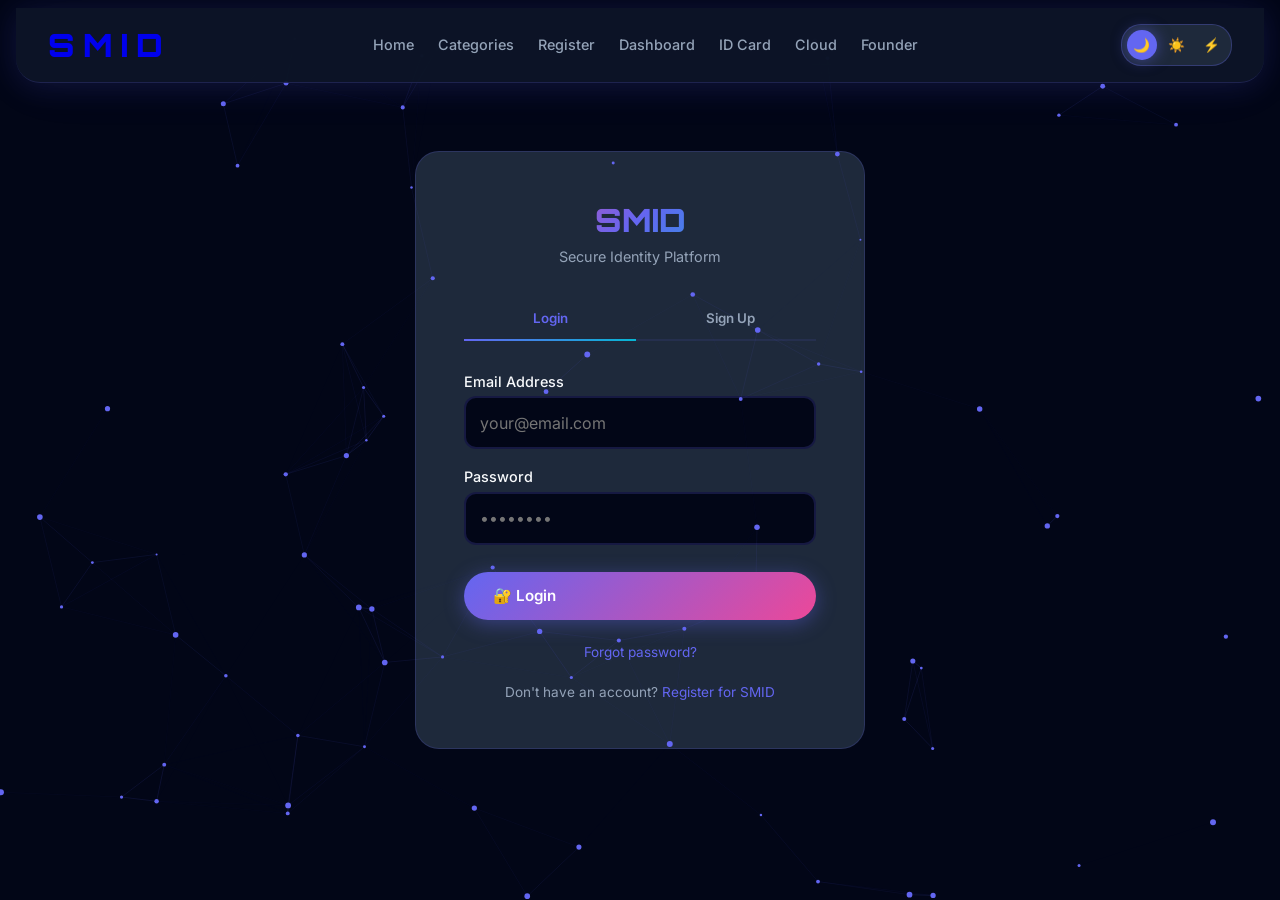
<file: original_site/login.html>
<!DOCTYPE html>
<html lang="en" dir="ltr">
<head>
    <meta charset="UTF-8">
    <meta name="viewport" content="width=device-width, initial-scale=1.0">
    <title>SMID — Login</title>
    <link rel="stylesheet" href="styles.css">
    <style>
        .auth-page { min-height: 100vh; display: flex; align-items: center; justify-content: center; padding: 2rem; }
        .auth-box { background: var(--card); border-radius: 24px; padding: 3rem; max-width: 450px; width: 100%; border: 1px solid rgba(99, 102, 241, 0.2); }
        .auth-logo { font-family: 'Orbitron', monospace; font-size: 2rem; font-weight: 900; text-align: center; margin-bottom: 0.5rem; background: linear-gradient(135deg, var(--secondary), var(--primary), var(--accent)); -webkit-background-clip: text; -webkit-text-fill-color: transparent; background-clip: text; }
        .auth-subtitle { text-align: center; color: var(--text-muted); margin-bottom: 2rem; font-size: 0.9rem; }
        .auth-tabs { display: flex; gap: 0.5rem; margin-bottom: 2rem; border-bottom: 2px solid rgba(99, 102, 241, 0.1); }
        .auth-tab { flex: 1; padding: 0.8rem; border: none; background: transparent; color: var(--text-muted); cursor: pointer; font-weight: 600; font-family: inherit; border-bottom: 2px solid transparent; margin-bottom: -2px; transition: all 0.3s; }
        .auth-tab.active { color: var(--primary); border-bottom-color: var(--primary); }
        .auth-panel { display: none; }
        .auth-panel.active { display: block; animation: fadeIn 0.3s ease; }
        .form-group { margin-bottom: 1.2rem; }
        .form-group label { display: block; margin-bottom: 0.4rem; font-weight: 500; font-size: 0.9rem; }
        .form-group input { width: 100%; padding: 0.9rem; border-radius: 12px; border: 2px solid rgba(99, 102, 241, 0.2); background: var(--darker); color: var(--text); font-size: 1rem; transition: all 0.3s; font-family: inherit; }
        .form-group input:focus { outline: none; border-color: var(--primary); box-shadow: 0 0 0 3px rgba(99, 102, 241, 0.1); }
        .auth-btn { width: 100%; margin-top: 0.5rem; }
        .auth-footer { text-align: center; margin-top: 1.5rem; color: var(--text-muted); font-size: 0.85rem; }
        .auth-footer a { color: var(--primary); text-decoration: none; }
        .pw-strength { height: 4px; border-radius: 2px; margin-top: 0.4rem; transition: all 0.3s; background: var(--darker); }
        .pw-strength.weak { background: var(--danger); width: 33%; }
        .pw-strength.medium { background: var(--warning); width: 66%; }
        .pw-strength.strong { background: var(--neon-green); width: 100%; }
        .pw-label { font-size: 0.75rem; margin-top: 0.2rem; color: var(--text-muted); }
    </style>
</head>
<body data-theme="dark">
    <canvas id="particle-canvas"></canvas>
    <div class="notification-container" id="notificationContainer"></div>

    <nav class="navbar">
        <a href="index.html" class="logo">SMID</a>
        <div class="nav-links">
            <a href="index.html" data-i18n="nav_home">Home</a>
            <a href="prototype.html" data-i18n="nav_categories">Categories</a>
            <a href="register.html" data-i18n="nav_register">Register</a>
            <a href="dashboard.html" data-i18n="nav_dashboard">Dashboard</a>
            <a href="idcard.html" data-i18n="nav_idcard">ID Card</a>
            <a href="cloud.html" data-i18n="nav_cloud">Cloud</a>
            <a href="founder.html" data-i18n="nav_founder">Founder</a>
        </div>
        <div class="nav-controls">
            <div class="theme-toggle">
                <button class="theme-btn" onclick="setTheme('dark')">🌙</button>
                <button class="theme-btn" onclick="setTheme('light')">☀️</button>
                <button class="theme-btn" onclick="setTheme('neon')">⚡</button>
            </div>
            <div class="hamburger" onclick="toggleMobileMenu()"><span></span><span></span><span></span></div>
        </div>
    </nav>

    <div class="mobile-menu" id="mobileMenu">
        <a href="index.html" data-i18n="nav_home">Home</a>
        <a href="prototype.html" data-i18n="nav_categories">Categories</a>
        <a href="register.html" data-i18n="nav_register">Register</a>
        <a href="dashboard.html" data-i18n="nav_dashboard">Dashboard</a>
        <a href="idcard.html" data-i18n="nav_idcard">ID Card</a>
        <a href="cloud.html" data-i18n="nav_cloud">Cloud</a>
        <a href="founder.html" data-i18n="nav_founder">Founder</a>
    </div>

    <section class="auth-page">
        <div class="auth-box">
            <div class="auth-logo">SMID</div>
            <p class="auth-subtitle">Secure Identity Platform</p>
            <div class="auth-tabs">
                <button class="auth-tab active" onclick="switchTab('login')" id="tab-login">Login</button>
                <button class="auth-tab" onclick="switchTab('signup')" id="tab-signup">Sign Up</button>
            </div>

            <div class="auth-panel active" id="panel-login">
                <div class="form-group">
                    <label>Email Address</label>
                    <input type="email" id="loginEmail" placeholder="your@email.com">
                </div>
                <div class="form-group">
                    <label>Password</label>
                    <input type="password" id="loginPassword" placeholder="••••••••">
                </div>
                <button class="btn btn-primary auth-btn" onclick="handleLogin()">🔐 Login</button>
                <div class="auth-footer">
                    <a href="#" onclick="showNotification('Info','Password reset link would be sent to your email.','info')">Forgot password?</a>
                </div>
            </div>

            <div class="auth-panel" id="panel-signup">
                <div class="form-group">
                    <label>Full Name</label>
                    <input type="text" id="signupName" placeholder="Your full name">
                </div>
                <div class="form-group">
                    <label>Email Address</label>
                    <input type="email" id="signupEmail" placeholder="your@email.com">
                </div>
                <div class="form-group">
                    <label>Password</label>
                    <input type="password" id="signupPassword" placeholder="Min 8 characters" oninput="updatePasswordStrength(this.value)">
                    <div class="pw-strength" id="pwStrength"></div>
                    <div class="pw-label" id="pwLabel">Enter a password</div>
                </div>
                <div class="form-group">
                    <label>Confirm Password</label>
                    <input type="password" id="signupConfirm" placeholder="Repeat password">
                </div>
                <button class="btn btn-primary auth-btn" onclick="handleSignup()">🚀 Create Account</button>
            </div>

            <div class="auth-footer">
                <p>Don't have an account? <a href="register.html">Register for SMID</a></p>
            </div>
        </div>
    </section>

    <script src="shared.js"></script>
    <script>
        function switchTab(tab) {
            document.querySelectorAll('.auth-tab').forEach(t => t.classList.remove('active'));
            document.querySelectorAll('.auth-panel').forEach(p => p.classList.remove('active'));
            document.getElementById('tab-' + tab).classList.add('active');
            document.getElementById('panel-' + tab).classList.add('active');
        }
        function updatePasswordStrength(pw) {
            const strength = document.getElementById('pwStrength');
            const label = document.getElementById('pwLabel');
            const score = checkPasswordStrength(pw);
            strength.className = 'pw-strength';
            if (pw.length === 0) { label.textContent = 'Enter a password'; return; }
            if (score <= 2) { strength.classList.add('weak'); label.textContent = 'Weak password'; }
            else if (score <= 4) { strength.classList.add('medium'); label.textContent = 'Medium strength'; }
            else { strength.classList.add('strong'); label.textContent = 'Strong password'; }
        }
        function handleLogin() {
            const email = document.getElementById('loginEmail').value;
            const password = document.getElementById('loginPassword').value;
            if (!email || !password) { showNotification('Error', 'Please fill all fields', 'error'); return; }
            if (!validateEmail(email)) { showNotification('Error', 'Invalid email address', 'error'); return; }
            // Simulate login
            const user = { name: 'Demo User', email: email, id: 'SMID-' + Math.random().toString(36).substr(2, 8).toUpperCase() };
            localStorage.setItem('smid_user', JSON.stringify(user));
            showNotification('Success', 'Login successful! Redirecting...', 'success');
            setTimeout(() => window.location.href = 'dashboard.html', 1500);
        }
        function handleSignup() {
            const name = document.getElementById('signupName').value;
            const email = document.getElementById('signupEmail').value;
            const password = document.getElementById('signupPassword').value;
            const confirm = document.getElementById('signupConfirm').value;
            if (!name || !email || !password || !confirm) { showNotification('Error', 'Please fill all fields', 'error'); return; }
            if (!validateEmail(email)) { showNotification('Error', 'Invalid email address', 'error'); return; }
            if (password !== confirm) { showNotification('Error', 'Passwords do not match', 'error'); return; }
            if (password.length < 8) { showNotification('Error', 'Password must be at least 8 characters', 'error'); return; }
            const user = { name: name, email: email, id: 'SMID-' + Math.random().toString(36).substr(2, 8).toUpperCase() };
            localStorage.setItem('smid_user', JSON.stringify(user));
            showNotification('Success', 'Account created! Redirecting...', 'success');
            setTimeout(() => window.location.href = 'dashboard.html', 1500);
        }
    </script>
</body>
</html>
</file>
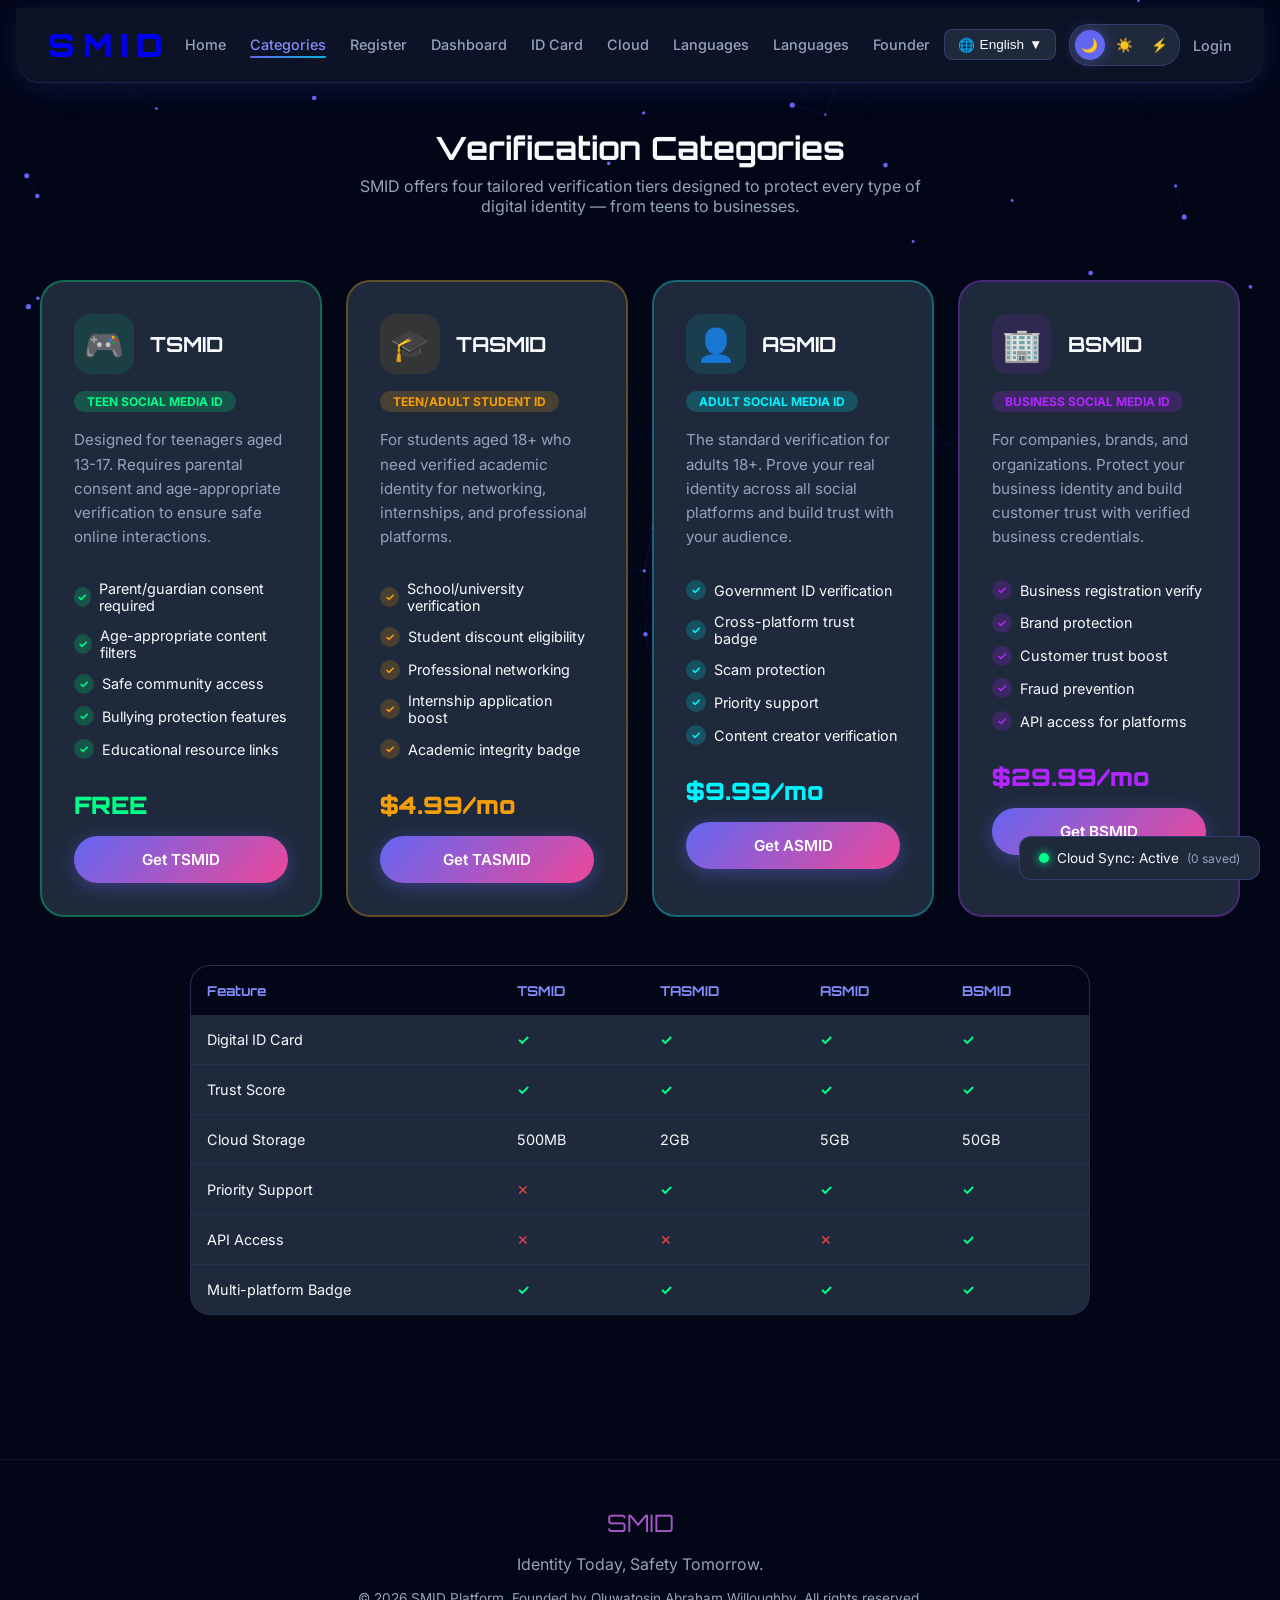
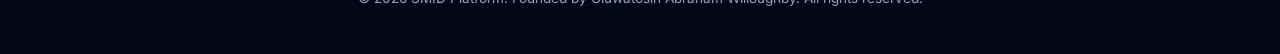
<file: original_site/prototype.html>
<!DOCTYPE html>
<html lang="en" dir="ltr">
<head>
    <meta charset="UTF-8">
    <meta name="viewport" content="width=device-width, initial-scale=1.0">
    <title>SMID - Categories</title>
    <link rel="stylesheet" href="styles.css">
    <style>
        .cat-hero {
            text-align: center;
            padding: 2rem 0;
        }
        .cat-hero h2 {
            font-family: 'Orbitron', monospace;
            font-size: 2rem;
            margin-bottom: 0.5rem;
        }
        .cat-hero p {
            color: var(--text-muted);
            max-width: 600px;
            margin: 0 auto;
        }
        .cat-detail-grid {
            display: grid;
            grid-template-columns: repeat(auto-fit, minmax(280px, 1fr));
            gap: 1.5rem;
            max-width: 1200px;
            margin: 2rem auto;
        }
        .cat-detail-card {
            background: var(--card);
            border-radius: 24px;
            padding: 2rem;
            border: 2px solid transparent;
            transition: all 0.3s;
            position: relative;
            overflow: hidden;
        }
        .cat-detail-card:hover {
            transform: translateY(-8px);
        }
        .cat-detail-card.tsmid { border-color: rgba(0, 255, 136, 0.3); }
        .cat-detail-card.tsmid:hover { box-shadow: 0 10px 40px rgba(0, 255, 136, 0.15); }
        .cat-detail-card.tasmid { border-color: rgba(245, 158, 11, 0.3); }
        .cat-detail-card.tasmid:hover { box-shadow: 0 10px 40px rgba(245, 158, 11, 0.15); }
        .cat-detail-card.asmid { border-color: rgba(0, 243, 255, 0.3); }
        .cat-detail-card.asmid:hover { box-shadow: 0 10px 40px rgba(0, 243, 255, 0.15); }
        .cat-detail-card.bsmid { border-color: rgba(176, 38, 255, 0.3); }
        .cat-detail-card.bsmid:hover { box-shadow: 0 10px 40px rgba(176, 38, 255, 0.15); }
        .cat-detail-header {
            display: flex;
            align-items: center;
            gap: 1rem;
            margin-bottom: 1rem;
        }
        .cat-detail-icon {
            width: 60px; height: 60px;
            border-radius: 16px;
            display: flex;
            align-items: center;
            justify-content: center;
            font-size: 2rem;
        }
        .tsmid .cat-detail-icon { background: rgba(0, 255, 136, 0.1); }
        .tasmid .cat-detail-icon { background: rgba(245, 158, 11, 0.1); }
        .asmid .cat-detail-icon { background: rgba(0, 243, 255, 0.1); }
        .bsmid .cat-detail-icon { background: rgba(176, 38, 255, 0.1); }
        .cat-detail-title {
            font-family: 'Orbitron', monospace;
            font-weight: 700;
            font-size: 1.3rem;
        }
        .cat-detail-badge {
            display: inline-block;
            padding: 0.2rem 0.8rem;
            border-radius: 20px;
            font-size: 0.75rem;
            font-weight: 700;
            margin-bottom: 1rem;
        }
        .cat-detail-card.tsmid .cat-detail-badge { background: rgba(0, 255, 136, 0.2); color: var(--neon-green); }
        .cat-detail-card.tasmid .cat-detail-badge { background: rgba(245, 158, 11, 0.2); color: var(--warning); }
        .cat-detail-card.asmid .cat-detail-badge { background: rgba(0, 243, 255, 0.2); color: var(--neon-blue); }
        .cat-detail-card.bsmid .cat-detail-badge { background: rgba(176, 38, 255, 0.2); color: var(--neon-purple); }
        .cat-detail-desc {
            color: var(--text-muted);
            font-size: 0.95rem;
            line-height: 1.6;
            margin-bottom: 1.5rem;
        }
        .cat-detail-features {
            list-style: none;
            margin-bottom: 1.5rem;
        }
        .cat-detail-features li {
            padding: 0.4rem 0;
            font-size: 0.9rem;
            display: flex;
            align-items: center;
            gap: 0.5rem;
        }
        .cat-detail-features li::before {
            content: '✓';
            font-weight: 700;
            width: 20px;
            height: 20px;
            border-radius: 50%;
            display: flex;
            align-items: center;
            justify-content: center;
            font-size: 0.7rem;
        }
        .tsmid .cat-detail-features li::before { background: rgba(0, 255, 136, 0.2); color: var(--neon-green); }
        .tasmid .cat-detail-features li::before { background: rgba(245, 158, 11, 0.2); color: var(--warning); }
        .asmid .cat-detail-features li::before { background: rgba(0, 243, 255, 0.2); color: var(--neon-blue); }
        .bsmid .cat-detail-features li::before { background: rgba(176, 38, 255, 0.2); color: var(--neon-purple); }
        .cat-detail-price {
            font-family: 'Orbitron', monospace;
            font-size: 1.5rem;
            font-weight: 900;
            margin-bottom: 1rem;
        }
        .tsmid .cat-detail-price { color: var(--neon-green); }
        .tasmid .cat-detail-price { color: var(--warning); }
        .asmid .cat-detail-price { color: var(--neon-blue); }
        .bsmid .cat-detail-price { color: var(--neon-purple); }
        .compare-table {
            max-width: 900px;
            margin: 3rem auto;
            background: var(--card);
            border-radius: 20px;
            overflow: hidden;
            border: 1px solid rgba(99, 102, 241, 0.1);
        }
        .compare-table table {
            width: 100%;
            border-collapse: collapse;
        }
        .compare-table th {
            background: var(--darker);
            padding: 1rem;
            text-align: left;
            font-family: 'Orbitron', monospace;
            font-size: 0.85rem;
            color: var(--primary-glow);
        }
        .compare-table td {
            padding: 1rem;
            border-bottom: 1px solid rgba(99, 102, 241, 0.1);
            font-size: 0.9rem;
        }
        .compare-table tr:last-child td { border-bottom: none; }
        .compare-check { color: var(--neon-green); font-weight: 700; }
        .compare-cross { color: var(--danger); }
        @media (max-width: 768px) {
            .compare-table { overflow-x: auto; }
            .compare-table table { min-width: 600px; }
        }
    </style>
</head>
<body data-theme="dark">
    <canvas id="particle-canvas"></canvas>
    <div class="notification-container" id="notificationContainer"></div>

    <nav class="navbar">
        <a href="index.html" class="logo">SMID</a>
        <div class="nav-links">
            <a href="index.html" data-i18n="nav_home">Home</a>
            <a href="prototype.html" class="active" data-i18n="nav_categories">Categories</a>
            <a href="register.html" data-i18n="nav_register">Register</a>
            <a href="dashboard.html" data-i18n="nav_dashboard">Dashboard</a>
            <a href="idcard.html" data-i18n="nav_idcard">ID Card</a>
            <a href="cloud.html" data-i18n="nav_cloud">Cloud</a>
            <a href="languages.html" data-i18n="nav_languages">Languages</a>
            <a href="languages.html" data-i18n="nav_languages">Languages</a>
        <a href="founder.html" data-i18n="nav_founder">Founder</a>
        </div>
        <div class="nav-controls">
            <div class="lang-switcher">
                <button class="lang-btn" onclick="toggleLangDropdown()">
                    <span>🌐</span>
                    <span id="currentLang">English</span>
                    <span>▼</span>
                </button>
                <div class="lang-dropdown" id="langDropdown">
                    <div class="lang-option" data-lang="en" onclick="selectLang('en')">🇺🇸 English</div>
                    <div class="lang-option" data-lang="fr" onclick="selectLang('fr')">🇫🇷 Français</div>
                    <div class="lang-option" data-lang="es" onclick="selectLang('es')">🇪🇸 Español</div>
                    <div class="lang-option" data-lang="pt" onclick="selectLang('pt')">🇧🇷 Português</div>
                    <div class="lang-option" data-lang="yo" onclick="selectLang('yo')">🇳🇬 Yorùbá</div>
                    <div class="lang-option" data-lang="ar" onclick="selectLang('ar')">🇸🇦 العربية</div>
                    <div class="lang-option" data-lang="zh" onclick="selectLang('zh')">🇨🇳 中文</div>
                </div>
            </div>
            <div class="theme-toggle">
                <button class="theme-btn" onclick="setTheme('dark')">🌙</button>
                <button class="theme-btn" onclick="setTheme('light')">☀️</button>
                <button class="theme-btn" onclick="setTheme('neon')">⚡</button>
            </div>
            <div id="authNav"></div>
            <div class="hamburger" onclick="toggleMobileMenu()">
                <span></span><span></span><span></span>
            </div>
        </div>
    </nav>

    <div class="mobile-menu" id="mobileMenu">
        <a href="index.html" data-i18n="nav_home">Home</a>
        <a href="prototype.html" data-i18n="nav_categories">Categories</a>
        <a href="register.html" data-i18n="nav_register">Register</a>
        <a href="dashboard.html" data-i18n="nav_dashboard">Dashboard</a>
        <a href="idcard.html" data-i18n="nav_idcard">ID Card</a>
        <a href="cloud.html" data-i18n="nav_cloud">Cloud</a>
        <a href="founder.html" data-i18n="nav_founder">Founder</a>
    </div>

    <section class="section">
        <div class="container">
            <div class="cat-hero">
                <h2>Verification Categories</h2>
                <p>SMID offers four tailored verification tiers designed to protect every type of digital identity — from teens to businesses.</p>
            </div>

            <div class="cat-detail-grid">
                <div class="cat-detail-card tsmid">
                    <div class="cat-detail-header">
                        <div class="cat-detail-icon">🎮</div>
                        <div class="cat-detail-title">TSMID</div>
                    </div>
                    <div class="cat-detail-badge">TEEN SOCIAL MEDIA ID</div>
                    <div class="cat-detail-desc">Designed for teenagers aged 13-17. Requires parental consent and age-appropriate verification to ensure safe online interactions.</div>
                    <ul class="cat-detail-features">
                        <li>Parent/guardian consent required</li>
                        <li>Age-appropriate content filters</li>
                        <li>Safe community access</li>
                        <li>Bullying protection features</li>
                        <li>Educational resource links</li>
                    </ul>
                    <div class="cat-detail-price">FREE</div>
                    <a href="register.html" class="btn btn-primary" style="width:100%;justify-content:center;">Get TSMID</a>
                </div>

                <div class="cat-detail-card tasmid">
                    <div class="cat-detail-header">
                        <div class="cat-detail-icon">🎓</div>
                        <div class="cat-detail-title">TASMID</div>
                    </div>
                    <div class="cat-detail-badge">TEEN/ADULT STUDENT ID</div>
                    <div class="cat-detail-desc">For students aged 18+ who need verified academic identity for networking, internships, and professional platforms.</div>
                    <ul class="cat-detail-features">
                        <li>School/university verification</li>
                        <li>Student discount eligibility</li>
                        <li>Professional networking</li>
                        <li>Internship application boost</li>
                        <li>Academic integrity badge</li>
                    </ul>
                    <div class="cat-detail-price">$4.99/mo</div>
                    <a href="register.html" class="btn btn-primary" style="width:100%;justify-content:center;">Get TASMID</a>
                </div>

                <div class="cat-detail-card asmid">
                    <div class="cat-detail-header">
                        <div class="cat-detail-icon">👤</div>
                        <div class="cat-detail-title">ASMID</div>
                    </div>
                    <div class="cat-detail-badge">ADULT SOCIAL MEDIA ID</div>
                    <div class="cat-detail-desc">The standard verification for adults 18+. Prove your real identity across all social platforms and build trust with your audience.</div>
                    <ul class="cat-detail-features">
                        <li>Government ID verification</li>
                        <li>Cross-platform trust badge</li>
                        <li>Scam protection</li>
                        <li>Priority support</li>
                        <li>Content creator verification</li>
                    </ul>
                    <div class="cat-detail-price">$9.99/mo</div>
                    <a href="register.html" class="btn btn-primary" style="width:100%;justify-content:center;">Get ASMID</a>
                </div>

                <div class="cat-detail-card bsmid">
                    <div class="cat-detail-header">
                        <div class="cat-detail-icon">🏢</div>
                        <div class="cat-detail-title">BSMID</div>
                    </div>
                    <div class="cat-detail-badge">BUSINESS SOCIAL MEDIA ID</div>
                    <div class="cat-detail-desc">For companies, brands, and organizations. Protect your business identity and build customer trust with verified business credentials.</div>
                    <ul class="cat-detail-features">
                        <li>Business registration verify</li>
                        <li>Brand protection</li>
                        <li>Customer trust boost</li>
                        <li>Fraud prevention</li>
                        <li>API access for platforms</li>
                    </ul>
                    <div class="cat-detail-price">$29.99/mo</div>
                    <a href="register.html" class="btn btn-primary" style="width:100%;justify-content:center;">Get BSMID</a>
                </div>
            </div>

            <div class="compare-table">
                <table>
                    <thead>
                        <tr>
                            <th>Feature</th>
                            <th>TSMID</th>
                            <th>TASMID</th>
                            <th>ASMID</th>
                            <th>BSMID</th>
                        </tr>
                    </thead>
                    <tbody>
                        <tr>
                            <td>Digital ID Card</td>
                            <td class="compare-check">✓</td>
                            <td class="compare-check">✓</td>
                            <td class="compare-check">✓</td>
                            <td class="compare-check">✓</td>
                        </tr>
                        <tr>
                            <td>Trust Score</td>
                            <td class="compare-check">✓</td>
                            <td class="compare-check">✓</td>
                            <td class="compare-check">✓</td>
                            <td class="compare-check">✓</td>
                        </tr>
                        <tr>
                            <td>Cloud Storage</td>
                            <td>500MB</td>
                            <td>2GB</td>
                            <td>5GB</td>
                            <td>50GB</td>
                        </tr>
                        <tr>
                            <td>Priority Support</td>
                            <td class="compare-cross">✕</td>
                            <td class="compare-check">✓</td>
                            <td class="compare-check">✓</td>
                            <td class="compare-check">✓</td>
                        </tr>
                        <tr>
                            <td>API Access</td>
                            <td class="compare-cross">✕</td>
                            <td class="compare-cross">✕</td>
                            <td class="compare-cross">✕</td>
                            <td class="compare-check">✓</td>
                        </tr>
                        <tr>
                            <td>Multi-platform Badge</td>
                            <td class="compare-check">✓</td>
                            <td class="compare-check">✓</td>
                            <td class="compare-check">✓</td>
                            <td class="compare-check">✓</td>
                        </tr>
                    </tbody>
                </table>
            </div>
        </div>
    </section>

    <footer class="footer">
        <p style="font-family: 'Orbitron', monospace; font-size: 1.5rem; margin-bottom: 1rem; background: linear-gradient(135deg, var(--secondary), var(--primary)); -webkit-background-clip: text; -webkit-text-fill-color: transparent; background-clip: text;">SMID</p>
        <p>Identity Today, Safety Tomorrow.</p>
        <p style="margin-top: 1rem; font-size: 0.85rem;">© 2026 SMID Platform. Founded by Oluwatosin Abraham Willoughby. All rights reserved.</p>
    </footer>

    <div class="cloud-status" onclick="showCloudInfo()">
        <div class="cloud-dot"></div>
        <span data-i18n="cloud_sync">Cloud Sync: Active</span>
        <span id="savedCount" style="color: var(--text-muted); font-size: 0.75rem;">(0 saved)</span>
    </div>

    <script src="shared.js"></script>
</body>
</html>
</file>
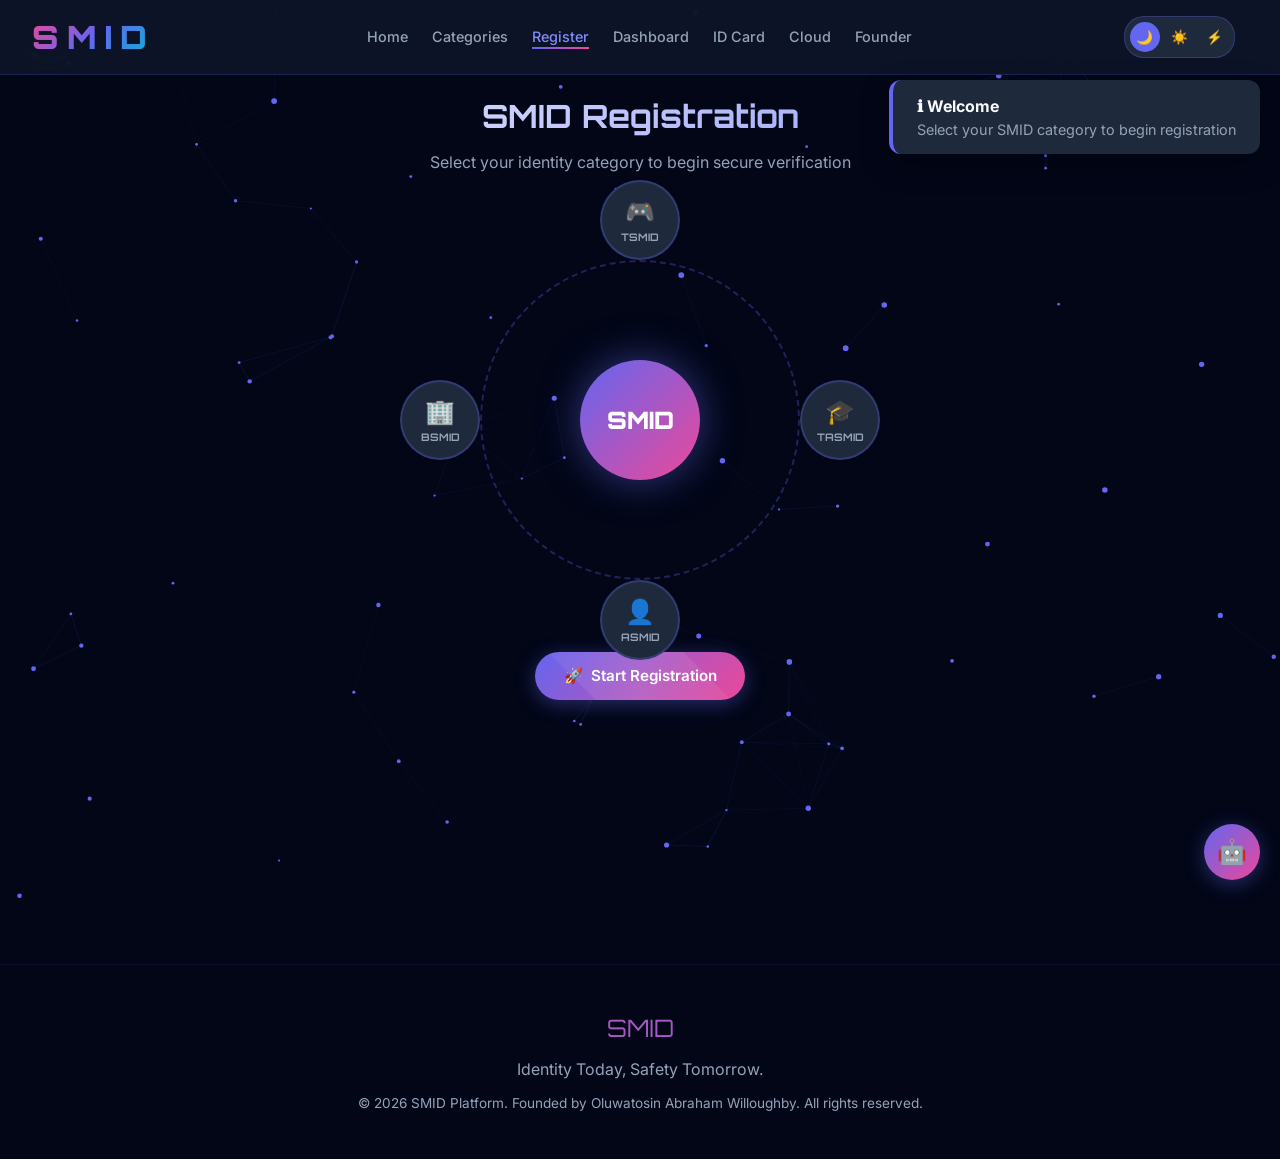
<file: original_site/register.html>
<!DOCTYPE html>
<html lang="en" dir="ltr">
<head>
    <meta charset="UTF-8">
    <meta name="viewport" content="width=device-width, initial-scale=1.0">
    <title>SMID — Secure Identity Registration</title>
    <link href="https://fonts.googleapis.com/css2?family=Orbitron:wght@400;700;900&family=Inter:wght@300;400;500;600;700&display=swap" rel="stylesheet">
    <style>
        :root {
            --primary: #6366f1; --primary-glow: #818cf8; --secondary: #ec4899; --accent: #06b6d4;
            --dark: #0f172a; --darker: #020617; --card: #1e293b; --text: #f8fafc; --text-muted: #94a3b8;
            --success: #22c55e; --warning: #f59e0b; --danger: #ef4444;
            --neon-blue: #00f3ff; --neon-pink: #ff00ff; --neon-green: #00ff88; --neon-purple: #b026ff; --neon-orange: #ff9500;
        }
        [data-theme="light"] { --dark: #f1f5f9; --darker: #e2e8f0; --card: #ffffff; --text: #0f172a; --text-muted: #64748b; }
        [data-theme="neon"] { --dark: #050014; --darker: #0a0028; --card: #120038; --text: #e0ccff; --text-muted: #a080d0; --primary: #b026ff; --primary-glow: #d080ff; --secondary: #ff00a0; --accent: #00f3ff; }
        * { margin: 0; padding: 0; box-sizing: border-box; }
        body { font-family: 'Inter', sans-serif; background: var(--darker); color: var(--text); overflow-x: hidden; transition: all 0.3s ease; min-height: 100vh; }

        /* PARTICLES */
        #particle-canvas { position: fixed; top: 0; left: 0; width: 100%; height: 100%; z-index: 0; pointer-events: none; }

        /* NAV */
        .navbar { position: fixed; top: 0; width: 100%; padding: 1rem 2rem; background: rgba(15, 23, 42, 0.85); backdrop-filter: blur(20px); z-index: 1000; display: flex; justify-content: space-between; align-items: center; border-bottom: 1px solid rgba(99, 102, 241, 0.2); }
        [data-theme="light"] .navbar { background: rgba(241, 245, 249, 0.9); }
        .logo { font-family: 'Orbitron', monospace; font-size: 2rem; font-weight: 900; background: linear-gradient(135deg, var(--secondary), var(--primary), var(--accent)); -webkit-background-clip: text; -webkit-text-fill-color: transparent; background-clip: text; letter-spacing: 8px; animation: logoPulse 3s ease-in-out infinite; text-decoration: none; }
        @keyframes logoPulse { 0%, 100% { filter: brightness(1) drop-shadow(0 0 5px var(--primary)); } 50% { filter: brightness(1.3) drop-shadow(0 0 20px var(--primary)); } }
        .nav-links { display: flex; gap: 1.5rem; align-items: center; }
        .nav-links a { color: var(--text-muted); text-decoration: none; font-weight: 500; transition: color 0.3s; cursor: pointer; font-size: 0.9rem; position: relative; }
        .nav-links a:hover, .nav-links a.active { color: var(--primary-glow); }
        .nav-links a::after { content: ''; position: absolute; bottom: -4px; left: 0; width: 0; height: 2px; background: linear-gradient(90deg, var(--primary), var(--secondary)); transition: width 0.3s; }
        .nav-links a:hover::after, .nav-links a.active::after { width: 100%; }
        .nav-controls { display: flex; gap: 0.8rem; align-items: center; }
        .theme-toggle { display: flex; gap: 0.3rem; background: var(--card); padding: 0.3rem; border-radius: 20px; border: 1px solid rgba(99, 102, 241, 0.3); }
        .theme-btn { width: 30px; height: 30px; border-radius: 50%; border: none; cursor: pointer; display: flex; align-items: center; justify-content: center; background: transparent; color: var(--text-muted); transition: all 0.3s; font-size: 0.85rem; }
        .theme-btn.active { background: var(--primary); color: white; animation: btnPulse 0.5s ease; }
        @keyframes btnPulse { 0% { transform: scale(1); } 50% { transform: scale(1.2); } 100% { transform: scale(1); } }
        .hamburger { display: none; flex-direction: column; gap: 5px; cursor: pointer; z-index: 1001; }
        .hamburger span { width: 25px; height: 3px; background: var(--text); border-radius: 3px; transition: all 0.3s; }
        .hamburger.active span:nth-child(1) { transform: rotate(45deg) translate(5px, 5px); }
        .hamburger.active span:nth-child(2) { opacity: 0; }
        .hamburger.active span:nth-child(3) { transform: rotate(-45deg) translate(7px, -6px); }
        .mobile-menu { position: fixed; top: 0; right: -100%; width: 80%; max-width: 300px; height: 100vh; background: var(--card); z-index: 999; padding: 5rem 2rem; transition: right 0.4s cubic-bezier(0.4, 0, 0.2, 1); display: flex; flex-direction: column; gap: 1.5rem; box-shadow: -10px 0 30px rgba(0,0,0,0.5); }
        .mobile-menu.open { right: 0; }
        .mobile-menu a { color: var(--text); text-decoration: none; font-size: 1.2rem; font-weight: 600; padding: 0.5rem 0; border-bottom: 1px solid rgba(99,102,241,0.1); transition: all 0.3s; }
        .mobile-menu a:hover { color: var(--primary-glow); padding-left: 1rem; }

        /* NOTIFICATIONS */
        .notification-container { position: fixed; top: 80px; right: 20px; z-index: 9999; display: flex; flex-direction: column; gap: 1rem; pointer-events: none; }
        .notification { background: var(--card); border-left: 4px solid var(--primary); padding: 1rem 1.5rem; border-radius: 12px; box-shadow: 0 10px 30px rgba(0,0,0,0.3); transform: translateX(400px); transition: all 0.4s cubic-bezier(0.4, 0, 0.2, 1); pointer-events: all; min-width: 300px; max-width: 400px; animation: notifSlide 0.4s ease forwards; }
        @keyframes notifSlide { to { transform: translateX(0); } }
        .notification.success { border-left-color: var(--neon-green); }
        .notification.warning { border-left-color: var(--warning); }
        .notification.error { border-left-color: var(--danger); }
        .notification.ai { border-left-color: var(--neon-blue); box-shadow: 0 0 20px rgba(0,243,255,0.2); }
        .notification-title { font-weight: 700; margin-bottom: 0.3rem; display: flex; align-items: center; gap: 0.5rem; }
        .notification-text { font-size: 0.9rem; color: var(--text-muted); }

        /* MAIN */
        .section { position: relative; z-index: 1; min-height: 100vh; padding: 6rem 2rem 2rem; }
        .container { max-width: 1200px; margin: 0 auto; }
        .section-title { font-family: 'Orbitron', monospace; font-size: 2rem; text-align: center; margin-bottom: 1rem; background: linear-gradient(135deg, var(--text), var(--primary-glow)); -webkit-background-clip: text; -webkit-text-fill-color: transparent; background-clip: text; }
        .section-subtitle { text-align: center; color: var(--text-muted); margin-bottom: 3rem; }

        /* CIRCULAR ORBIT CATEGORY SELECTOR */
        .cat-orbit-container { position: relative; width: 400px; height: 400px; margin: 2rem auto; }
        .cat-orbit-center { position: absolute; top: 50%; left: 50%; transform: translate(-50%, -50%); width: 120px; height: 120px; border-radius: 50%; background: linear-gradient(135deg, var(--primary), var(--secondary)); display: flex; align-items: center; justify-content: center; font-family: 'Orbitron', monospace; font-weight: 900; font-size: 1.5rem; color: white; box-shadow: 0 0 40px rgba(99, 102, 241, 0.5); z-index: 10; animation: centerPulse 3s ease-in-out infinite; }
        @keyframes centerPulse { 0%, 100% { box-shadow: 0 0 40px rgba(99, 102, 241, 0.5); } 50% { box-shadow: 0 0 60px rgba(99, 102, 241, 0.8); } }
        .cat-orbit-ring { position: absolute; top: 50%; left: 50%; transform: translate(-50%, -50%); width: 320px; height: 320px; border-radius: 50%; border: 2px dashed rgba(99, 102, 241, 0.3); animation: ringRotate 20s linear infinite; }
        @keyframes ringRotate { from { transform: translate(-50%, -50%) rotate(0deg); } to { transform: translate(-50%, -50%) rotate(360deg); } }
        .cat-orbit-item { position: absolute; width: 80px; height: 80px; border-radius: 50%; background: var(--card); border: 2px solid rgba(99, 102, 241, 0.3); display: flex; flex-direction: column; align-items: center; justify-content: center; cursor: pointer; transition: all 0.4s cubic-bezier(0.4, 0, 0.2, 1); font-size: 0.65rem; font-family: 'Orbitron', monospace; font-weight: 700; color: var(--text-muted); z-index: 20; }
        .cat-orbit-item:hover { transform: scale(1.2); border-color: var(--primary); box-shadow: 0 0 20px rgba(99, 102, 241, 0.4); color: var(--text); }
        .cat-orbit-item.selected { background: linear-gradient(135deg, var(--primary), var(--secondary)); border-color: var(--primary); color: white; box-shadow: 0 0 30px rgba(99, 102, 241, 0.6); animation: selectedPulse 2s ease-in-out infinite; }
        @keyframes selectedPulse { 0%, 100% { transform: scale(1.1); } 50% { transform: scale(1.2); } }
        .cat-orbit-item .cat-icon { font-size: 1.5rem; margin-bottom: 0.2rem; }
        .cat-orbit-item:nth-child(3) { top: 0; left: 50%; transform: translate(-50%, -50%); }
        .cat-orbit-item:nth-child(4) { top: 50%; right: 0; transform: translate(50%, -50%); }
        .cat-orbit-item:nth-child(5) { bottom: 0; left: 50%; transform: translate(-50%, 50%); }
        .cat-orbit-item:nth-child(6) { top: 50%; left: 0; transform: translate(-50%, -50%); }

        /* WIZARD */
        .wizard-container { max-width: 700px; margin: 0 auto; background: var(--card); border-radius: 24px; padding: 2.5rem; border: 1px solid rgba(99, 102, 241, 0.2); display: none; }
        .wizard-container.active { display: block; animation: fadeIn 0.6s ease; }
        @keyframes fadeIn { from { opacity: 0; transform: translateY(20px); } to { opacity: 1; transform: translateY(0); } }
        .wizard-steps { display: flex; justify-content: space-between; margin-bottom: 2.5rem; position: relative; }
        .wizard-steps::before { content: ''; position: absolute; top: 15px; left: 10%; right: 10%; height: 3px; background: rgba(99, 102, 241, 0.2); z-index: 0; }
        .wiz-step { display: flex; flex-direction: column; align-items: center; gap: 0.5rem; z-index: 1; }
        .wiz-step-num { width: 36px; height: 36px; border-radius: 50%; background: var(--darker); border: 2px solid rgba(99, 102, 241, 0.3); display: flex; align-items: center; justify-content: center; font-weight: 700; font-size: 0.85rem; transition: all 0.3s; }
        .wiz-step.active .wiz-step-num { background: linear-gradient(135deg, var(--primary), var(--secondary)); border-color: var(--primary); color: white; animation: stepPulse 2s ease-in-out infinite; }
        @keyframes stepPulse { 0%, 100% { box-shadow: 0 0 0 0 rgba(99, 102, 241, 0.4); } 50% { box-shadow: 0 0 0 10px rgba(99, 102, 241, 0); } }
        .wiz-step.done .wiz-step-num { background: var(--neon-green); border-color: var(--neon-green); color: var(--dark); }
        .wiz-step-label { font-size: 0.75rem; color: var(--text-muted); font-weight: 500; }
        .wiz-step.active .wiz-step-label { color: var(--primary-glow); }
        .wiz-panel { display: none; }
        .wiz-panel.active { display: block; animation: fadeIn 0.4s ease; }

        /* FORM ELEMENTS */
        .form-group { margin-bottom: 1.5rem; }
        .form-group label { display: block; margin-bottom: 0.5rem; font-weight: 500; color: var(--text); font-size: 0.9rem; }
        .form-group input, .form-group select, .form-group textarea { width: 100%; padding: 0.9rem 1rem; border-radius: 12px; border: 2px solid rgba(99, 102, 241, 0.2); background: var(--darker); color: var(--text); font-size: 1rem; transition: all 0.3s; font-family: inherit; }
        .form-group input:focus, .form-group select:focus, .form-group textarea:focus { outline: none; border-color: var(--primary); box-shadow: 0 0 0 3px rgba(99, 102, 241, 0.1); }
        .form-row { display: grid; grid-template-columns: 1fr 1fr; gap: 1rem; }
        .form-hint { font-size: 0.8rem; color: var(--text-muted); margin-top: 0.3rem; }

        /* ANIMATED BUTTONS */
        .btn { display: inline-flex; align-items: center; justify-content: center; gap: 0.5rem; padding: 0.9rem 1.8rem; border-radius: 50px; border: none; font-weight: 600; cursor: pointer; transition: all 0.3s cubic-bezier(0.4, 0, 0.2, 1); text-decoration: none; font-size: 0.95rem; font-family: inherit; position: relative; overflow: hidden; }
        .btn::before { content: ''; position: absolute; top: 50%; left: 50%; width: 0; height: 0; border-radius: 50%; background: rgba(255,255,255,0.2); transform: translate(-50%, -50%); transition: width 0.6s, height 0.6s; }
        .btn:active::before { width: 300px; height: 300px; }
        .btn-primary { background: linear-gradient(135deg, var(--primary), var(--secondary)); color: white; box-shadow: 0 4px 20px rgba(99, 102, 241, 0.4); }
        .btn-primary:hover { transform: translateY(-2px); box-shadow: 0 8px 30px rgba(99, 102, 241, 0.6); }
        .btn-primary:active { transform: translateY(0) scale(0.98); }
        .btn-outline { background: transparent; color: var(--primary-glow); border: 2px solid var(--primary); }
        .btn-outline:hover { background: var(--primary); color: white; transform: translateY(-2px); }
        .btn-glow { animation: btnGlow 2s ease-in-out infinite; }
        @keyframes btnGlow { 0%, 100% { box-shadow: 0 0 5px rgba(99, 102, 241, 0.5); } 50% { box-shadow: 0 0 20px rgba(99, 102, 241, 0.8), 0 0 40px rgba(99, 102, 241, 0.4); } }
        .btn-shine { position: relative; overflow: hidden; }
        .btn-shine::after { content: ''; position: absolute; top: -50%; left: -50%; width: 200%; height: 200%; background: linear-gradient(45deg, transparent, rgba(255,255,255,0.1), transparent); transform: rotate(45deg); animation: shine 3s infinite; }
        @keyframes shine { 0% { left: -100%; } 100% { left: 100%; } }
        .btn-bounce:hover { animation: bounce 0.5s ease; }
        @keyframes bounce { 0%, 100% { transform: translateY(0); } 50% { transform: translateY(-5px); } }
        .reg-nav { display: flex; justify-content: space-between; margin-top: 2rem; padding-top: 1.5rem; border-top: 1px solid rgba(99,102,241,0.1); }

        /* CIRCULAR FACE SCANNER */
        .face-scanner-container { display: flex; flex-direction: column; align-items: center; gap: 2rem; margin: 2rem 0; }
        .face-scanner-ring { width: 200px; height: 200px; border-radius: 50%; position: relative; display: flex; align-items: center; justify-content: center; background: var(--darker); border: 3px solid rgba(99, 102, 241, 0.3); transition: all 0.3s; }
        .face-scanner-ring.scanning { border-color: var(--neon-green); box-shadow: 0 0 30px rgba(0, 255, 136, 0.3); }
        .face-scanner-ring.completed { border-color: var(--neon-green); background: rgba(0, 255, 136, 0.1); }
        .face-scanner-ring.failed { border-color: var(--danger); box-shadow: 0 0 30px rgba(239, 68, 68, 0.3); }
        .face-scanner-inner { width: 160px; height: 160px; border-radius: 50%; background: var(--card); display: flex; align-items: center; justify-content: center; font-size: 4rem; position: relative; overflow: hidden; }
        .face-grid-overlay { position: absolute; inset: 0; border-radius: 50%; display: none; grid-template-columns: repeat(4, 1fr); grid-template-rows: repeat(4, 1fr); pointer-events: none; }
        .face-grid-cell { border: 1px solid rgba(0, 255, 136, 0.2); transition: background 0.2s; }
        .face-grid-cell.active { background: rgba(0, 255, 136, 0.3); }
        .face-scan-line { position: absolute; left: 0; right: 0; height: 2px; background: linear-gradient(90deg, transparent, var(--neon-green), transparent); box-shadow: 0 0 10px var(--neon-green); display: none; animation: faceScanMove 2s ease-in-out infinite; }
        @keyframes faceScanMove { 0% { top: 0; opacity: 0; } 10% { opacity: 1; } 90% { opacity: 1; } 100% { top: 100%; opacity: 0; } }
        .face-scan-progress { position: absolute; bottom: -10px; left: 50%; transform: translateX(-50%); width: 120px; height: 4px; background: var(--darker); border-radius: 2px; overflow: hidden; }
        .face-scan-progress-fill { height: 100%; width: 0%; background: linear-gradient(90deg, var(--primary), var(--neon-green)); transition: width 0.3s; border-radius: 2px; }
        .face-scan-status { font-family: 'Orbitron', monospace; font-size: 0.85rem; color: var(--text-muted); text-align: center; }
        .face-scan-status.scanning { color: var(--neon-green); }
        .face-scan-status.complete { color: var(--neon-green); }
        .face-scan-status.failed { color: var(--danger); }
        .face-data-points { display: grid; grid-template-columns: repeat(3, 1fr); gap: 0.5rem; margin-top: 1rem; }
        .face-data-point { background: var(--darker); border-radius: 8px; padding: 0.5rem; text-align: center; font-size: 0.75rem; transition: all 0.3s; }
        .face-data-point.detected { background: rgba(0, 255, 136, 0.2); color: var(--neon-green); animation: dataPulse 0.5s ease; }
        @keyframes dataPulse { 0% { transform: scale(1); } 50% { transform: scale(1.1); } 100% { transform: scale(1); } }

        /* VERIFICATION EFFECTS */
        .verify-effect-container { position: fixed; inset: 0; background: rgba(0,0,0,0.8); z-index: 10000; display: none; align-items: center; justify-content: center; flex-direction: column; }
        .verify-effect-container.active { display: flex; }
        .verify-particles { position: absolute; width: 100%; height: 100%; pointer-events: none; }
        .verify-particle { position: absolute; width: 6px; height: 6px; border-radius: 50%; background: var(--neon-green); animation: particleBurst 1s ease forwards; }
        @keyframes particleBurst { 0% { transform: translate(0, 0) scale(1); opacity: 1; } 100% { transform: translate(var(--tx), var(--ty)) scale(0); opacity: 0; } }
        .verify-circle { width: 150px; height: 150px; border-radius: 50%; border: 4px solid var(--neon-green); display: flex; align-items: center; justify-content: center; font-size: 3rem; animation: verifyExpand 0.6s ease forwards; }
        @keyframes verifyExpand { 0% { transform: scale(0); opacity: 0; } 50% { transform: scale(1.2); } 100% { transform: scale(1); opacity: 1; } }
        .verify-text { font-family: 'Orbitron', monospace; font-size: 1.2rem; color: var(--neon-green); margin-top: 1.5rem; animation: verifyFadeIn 0.6s 0.3s ease forwards; opacity: 0; }
        @keyframes verifyFadeIn { to { opacity: 1; } }

        /* AI CHAT */
        .ai-chat-container { position: fixed; bottom: 80px; right: 20px; width: 350px; max-height: 500px; background: var(--card); border-radius: 20px; border: 1px solid rgba(99, 102, 241, 0.3); box-shadow: 0 20px 60px rgba(0,0,0,0.5); z-index: 9998; display: none; flex-direction: column; overflow: hidden; transition: all 0.3s; }
        .ai-chat-container.open { display: flex; }
        .ai-chat-header { padding: 1rem; background: linear-gradient(135deg, var(--primary), var(--secondary)); display: flex; align-items: center; gap: 0.8rem; }
        .ai-avatar { width: 36px; height: 36px; border-radius: 50%; background: white; display: flex; align-items: center; justify-content: center; font-size: 1.2rem; animation: aiAvatarPulse 2s ease-in-out infinite; }
        @keyframes aiAvatarPulse { 0%, 100% { box-shadow: 0 0 0 0 rgba(255,255,255,0.4); } 50% { box-shadow: 0 0 0 10px rgba(255,255,255,0); } }
        .ai-chat-title { font-family: 'Orbitron', monospace; font-weight: 700; color: white; font-size: 0.9rem; }
        .ai-chat-body { flex: 1; overflow-y: auto; padding: 1rem; display: flex; flex-direction: column; gap: 0.8rem; }
        .ai-message { max-width: 80%; padding: 0.8rem 1rem; border-radius: 12px; font-size: 0.85rem; line-height: 1.5; animation: messageSlide 0.3s ease; }
        @keyframes messageSlide { from { opacity: 0; transform: translateY(10px); } to { opacity: 1; transform: translateY(0); } }
        .ai-message.bot { background: var(--darker); color: var(--text); align-self: flex-start; border-bottom-left-radius: 4px; }
        .ai-message.user { background: linear-gradient(135deg, var(--primary), var(--secondary)); color: white; align-self: flex-end; border-bottom-right-radius: 4px; }
        .ai-chat-input { padding: 1rem; display: flex; gap: 0.5rem; border-top: 1px solid rgba(99,102,241,0.1); }
        .ai-chat-input input { flex: 1; padding: 0.6rem 1rem; border-radius: 20px; border: 1px solid rgba(99,102,241,0.3); background: var(--darker); color: var(--text); font-family: inherit; }
        .ai-chat-input input:focus { outline: none; border-color: var(--primary); }
        .ai-chat-toggle { position: fixed; bottom: 20px; right: 20px; width: 56px; height: 56px; border-radius: 50%; background: linear-gradient(135deg, var(--primary), var(--secondary)); border: none; cursor: pointer; display: flex; align-items: center; justify-content: center; font-size: 1.5rem; box-shadow: 0 4px 20px rgba(99, 102, 241, 0.4); z-index: 9997; transition: all 0.3s; }
        .ai-chat-toggle:hover { transform: scale(1.1); box-shadow: 0 6px 30px rgba(99, 102, 241, 0.6); }
        .ai-chat-toggle.active { transform: rotate(45deg); }

        /* PAYMENT */
        .payment-methods { display: grid; grid-template-columns: repeat(3, 1fr); gap: 1rem; margin: 1.5rem 0; }
        .payment-method { background: var(--darker); border-radius: 12px; padding: 1rem; text-align: center; cursor: pointer; border: 2px solid transparent; transition: all 0.3s; }
        .payment-method:hover { border-color: var(--primary); }
        .payment-method.selected { border-color: var(--neon-green); background: rgba(0, 255, 136, 0.1); }
        .payment-method-icon { font-size: 2rem; margin-bottom: 0.5rem; }
        .payment-method-name { font-size: 0.8rem; font-weight: 600; }

        /* ACCESS CODE */
        .access-code-container { background: linear-gradient(135deg, var(--darker), var(--card)); border-radius: 20px; padding: 2rem; text-align: center; border: 2px solid rgba(99, 102, 241, 0.3); margin: 1.5rem 0; position: relative; overflow: hidden; }
        .access-code-container::before { content: ''; position: absolute; top: -50%; left: -50%; width: 200%; height: 200%; background: conic-gradient(from 0deg, transparent, rgba(99,102,241,0.1), transparent 30%); animation: hologramSpin 8s linear infinite; }
        .access-code-display { font-family: 'Orbitron', monospace; font-size: 2rem; font-weight: 900; letter-spacing: 8px; background: linear-gradient(135deg, var(--neon-blue), var(--neon-green), var(--neon-purple)); -webkit-background-clip: text; -webkit-text-fill-color: transparent; background-clip: text; position: relative; z-index: 1; animation: codeGlow 2s ease-in-out infinite; }
        @keyframes codeGlow { 0%, 100% { filter: brightness(1); } 50% { filter: brightness(1.3); } }
        .access-code-label { font-size: 0.85rem; color: var(--text-muted); margin-bottom: 1rem; position: relative; z-index: 1; }
        .access-code-platforms { display: flex; gap: 1rem; justify-content: center; margin-top: 1rem; position: relative; z-index: 1; }
        .platform-badge { padding: 0.4rem 0.8rem; border-radius: 20px; background: rgba(99, 102, 241, 0.2); font-size: 0.75rem; font-weight: 600; transition: all 0.3s; }
        .platform-badge:hover { background: var(--primary); color: white; transform: translateY(-2px); }
        .platform-badge.verified { background: rgba(0, 255, 136, 0.2); color: var(--neon-green); }

        /* MAP ACCESS */
        .map-access-grid { display: grid; grid-template-columns: 1fr 1fr; gap: 1rem; margin: 1rem 0; }
        .map-access-btn { background: var(--darker); border-radius: 12px; padding: 1rem; text-align: center; cursor: pointer; border: 2px solid transparent; transition: all 0.3s; text-decoration: none; color: var(--text); display: flex; flex-direction: column; align-items: center; gap: 0.5rem; }
        .map-access-btn:hover { border-color: var(--primary); transform: translateY(-3px); }
        .map-access-btn .map-icon { font-size: 2rem; }
        .map-access-btn .map-label { font-size: 0.85rem; font-weight: 600; }
        .map-access-btn .map-desc { font-size: 0.75rem; color: var(--text-muted); }

        /* EMAIL ACCESS */
        .email-access-grid { display: grid; grid-template-columns: 1fr 1fr; gap: 1rem; margin: 1rem 0; }
        .email-access-btn { background: var(--darker); border-radius: 12px; padding: 1rem; text-align: center; cursor: pointer; border: 2px solid transparent; transition: all 0.3s; text-decoration: none; color: var(--text); display: flex; flex-direction: column; align-items: center; gap: 0.5rem; }
        .email-access-btn:hover { border-color: var(--primary); transform: translateY(-3px); }
        .email-access-btn .email-icon { font-size: 2rem; }
        .email-access-btn .email-label { font-size: 0.85rem; font-weight: 600; }

        /* TERMS */
        .terms-box { background: var(--darker); border-radius: 12px; padding: 1rem; max-height: 150px; overflow-y: auto; font-size: 0.8rem; color: var(--text-muted); margin-bottom: 1rem; border: 1px solid rgba(99,102,241,0.1); }
        .terms-box strong { color: var(--text); }
        .terms-checkbox { display: flex; align-items: start; gap: 0.5rem; margin-bottom: 1rem; }
        .terms-checkbox input { width: auto; margin-top: 0.2rem; }

        /* DOC SCANNER */
        .doc-scanner { background: var(--darker); border-radius: 16px; padding: 2rem; text-align: center; border: 2px dashed rgba(99, 102, 241, 0.3); cursor: pointer; transition: all 0.3s; position: relative; overflow: hidden; }
        .doc-scanner:hover { border-color: var(--primary); background: rgba(99, 102, 241, 0.05); }
        .doc-scanner.scanning { border-color: var(--neon-green); border-style: solid; }
        .doc-scanner input { display: none; }
        .scan-corner { position: absolute; width: 20px; height: 20px; border: 3px solid var(--neon-green); transition: all 0.3s; }
        .scan-corner.tl { top: 10px; left: 10px; border-right: none; border-bottom: none; }
        .scan-corner.tr { top: 10px; right: 10px; border-left: none; border-bottom: none; }
        .scan-corner.bl { bottom: 10px; left: 10px; border-right: none; border-top: none; }
        .scan-corner.br { bottom: 10px; right: 10px; border-left: none; border-top: none; }
        .doc-scanner.scanning .scan-corner { width: 30px; height: 30px; animation: cornerPulse 1s ease-in-out infinite; }
        @keyframes cornerPulse { 0%, 100% { opacity: 1; } 50% { opacity: 0.5; } }

        /* PROGRESS */
        .progress-track { width: 100%; height: 8px; background: var(--darker); border-radius: 4px; overflow: hidden; margin: 1rem 0; }
        .progress-fill { height: 100%; background: linear-gradient(90deg, var(--primary), var(--neon-green)); border-radius: 4px; transition: width 0.5s ease; position: relative; }
        .progress-fill::after { content: ''; position: absolute; right: 0; top: 0; bottom: 0; width: 20px; background: linear-gradient(90deg, transparent, rgba(255,255,255,0.3)); animation: progressShine 1.5s infinite; }
        @keyframes progressShine { 0% { transform: translateX(-20px); } 100% { transform: translateX(20px); } }

        /* FOOTER */
        .footer { text-align: center; padding: 3rem 2rem; border-top: 1px solid rgba(99, 102, 241, 0.1); margin-top: 4rem; color: var(--text-muted); }

        /* RESPONSIVE */
        @media (max-width: 768px) {
            .nav-links { display: none; } .hamburger { display: flex; }
            .cat-orbit-container { width: 300px; height: 300px; } .cat-orbit-ring { width: 240px; height: 240px; } .cat-orbit-item { width: 60px; height: 60px; font-size: 0.5rem; } .cat-orbit-center { width: 80px; height: 80px; font-size: 1rem; }
            .form-row { grid-template-columns: 1fr; } .payment-methods { grid-template-columns: 1fr; } .map-access-grid { grid-template-columns: 1fr; } .email-access-grid { grid-template-columns: 1fr; } .face-data-points { grid-template-columns: repeat(2, 1fr); } .ai-chat-container { width: 90vw; right: 5vw; }
        }

        .hidden { display: none !important; }
        .text-center { text-align: center; }
        .mt-1 { margin-top: 1rem; } .mt-2 { margin-top: 2rem; } .mb-1 { margin-bottom: 1rem; } .mb-2 { margin-bottom: 2rem; }
    </style>
</head>
<body data-theme="dark">
    <canvas id="particle-canvas"></canvas>
    <div class="notification-container" id="notificationContainer"></div>

    <div class="verify-effect-container" id="verifyEffect">
        <div class="verify-particles" id="verifyParticles"></div>
        <div class="verify-circle" id="verifyCircle">✓</div>
        <div class="verify-text" id="verifyText">Identity Verified</div>
    </div>

    <div class="ai-chat-container" id="aiChat">
        <div class="ai-chat-header">
            <div class="ai-avatar">🤖</div>
            <div class="ai-chat-title">SMID AI Assistant</div>
        </div>
        <div class="ai-chat-body" id="aiChatBody">
            <div class="ai-message bot">Hello! I'm your SMID registration assistant. How can I help you today?</div>
        </div>
        <div class="ai-chat-input">
            <input type="text" id="aiChatInput" placeholder="Ask me anything..." onkeypress="if(event.key==='Enter')sendAIMessage()">
            <button class="btn btn-sm btn-primary" onclick="sendAIMessage()">➤</button>
        </div>
    </div>
    <button class="ai-chat-toggle" id="aiChatToggle" onclick="toggleAIChat()">🤖</button>

    <nav class="navbar">
        <a href="index.html" class="logo">SMID</a>
        <div class="nav-links">
            <a href="index.html">Home</a>
            <a href="prototype.html">Categories</a>
            <a href="register.html" class="active">Register</a>
            <a href="dashboard.html">Dashboard</a>
            <a href="idcard.html">ID Card</a>
            <a href="cloud.html">Cloud</a>
            <a href="founder.html">Founder</a>
        </div>
        <div class="nav-controls">
            <div class="theme-toggle">
                <button class="theme-btn" onclick="setTheme('dark')">🌙</button>
                <button class="theme-btn" onclick="setTheme('light')">☀️</button>
                <button class="theme-btn" onclick="setTheme('neon')">⚡</button>
            </div>
            <div id="authNav"></div>
            <div class="hamburger" onclick="toggleMobileMenu()">
                <span></span><span></span><span></span>
            </div>
        </div>
    </nav>

    <div class="mobile-menu" id="mobileMenu">
        <a href="index.html">Home</a>
        <a href="prototype.html">Categories</a>
        <a href="register.html">Register</a>
        <a href="dashboard.html">Dashboard</a>
        <a href="idcard.html">ID Card</a>
        <a href="cloud.html">Cloud</a>
        <a href="founder.html">Founder</a>
    </div>

    <section class="section">
        <div class="container">
            <h2 class="section-title">SMID Registration</h2>
            <p class="section-subtitle">Select your identity category to begin secure verification</p>

            <div class="cat-orbit-container" id="catOrbit">
                <div class="cat-orbit-ring"></div>
                <div class="cat-orbit-center">SMID</div>
                <div class="cat-orbit-item" data-cat="tsmid" onclick="selectCategory('tsmid')">
                    <span class="cat-icon">🎮</span><span class="cat-label">TSMID</span>
                </div>
                <div class="cat-orbit-item" data-cat="tasmid" onclick="selectCategory('tasmid')">
                    <span class="cat-icon">🎓</span><span class="cat-label">TASMID</span>
                </div>
                <div class="cat-orbit-item" data-cat="asmid" onclick="selectCategory('asmid')">
                    <span class="cat-icon">👤</span><span class="cat-label">ASMID</span>
                </div>
                <div class="cat-orbit-item" data-cat="bsmid" onclick="selectCategory('bsmid')">
                    <span class="cat-icon">🏢</span><span class="cat-label">BSMID</span>
                </div>
            </div>

            <div class="text-center mb-2">
                <button class="btn btn-primary btn-glow btn-shine" id="btnStartReg" onclick="startRegistration()" disabled>
                    <span>🚀</span> Start Registration
                </button>
            </div>

            <div class="wizard-container" id="wizard">
                <div class="wizard-steps">
                    <div class="wiz-step active" data-step="1"><div class="wiz-step-num">1</div><div class="wiz-step-label">Verify</div></div>
                    <div class="wiz-step" data-step="2"><div class="wiz-step-num">2</div><div class="wiz-step-label">Identity</div></div>
                    <div class="wiz-step" data-step="3"><div class="wiz-step-num">3</div><div class="wiz-step-label">Biometric</div></div>
                    <div class="wiz-step" data-step="4"><div class="wiz-step-num">4</div><div class="wiz-step-label">Access</div></div>
                    <div class="wiz-step" data-step="5"><div class="wiz-step-num">5</div><div class="wiz-step-label">Payment</div></div>
                    <div class="wiz-step" data-step="6"><div class="wiz-step-num">6</div><div class="wiz-step-label">Confirm</div></div>
                </div>
                <div class="progress-track"><div class="progress-fill" id="progressFill" style="width: 16%"></div></div>

                <div class="wiz-panel active" id="panel-1">
                    <h3 style="text-align:center;margin-bottom:0.5rem;font-family:'Orbitron',monospace;">Verification Methods</h3>
                    <p style="text-align:center;color:var(--text-muted);margin-bottom:1.5rem;font-size:0.9rem;">Choose how you want to verify your identity</p>
                    <div id="verifyMethodsContainer"></div>
                    <div class="reg-nav"><span></span><button class="btn btn-primary btn-bounce" onclick="nextStep(2)">Continue →</button></div>
                </div>

                <div class="wiz-panel" id="panel-2">
                    <h3 style="text-align:center;margin-bottom:0.5rem;font-family:'Orbitron',monospace;">Identity Information</h3>
                    <p style="text-align:center;color:var(--text-muted);margin-bottom:1.5rem;font-size:0.9rem;">Enter your personal details</p>
                    <div id="identityFormContainer"></div>
                    <div class="reg-nav"><button class="btn btn-outline" onclick="prevStep(1)">← Back</button><button class="btn btn-primary btn-bounce" onclick="nextStep(3)">Continue →</button></div>
                </div>

                <div class="wiz-panel" id="panel-3">
                    <h3 style="text-align:center;margin-bottom:0.5rem;font-family:'Orbitron',monospace;">Biometric Verification</h3>
                    <p style="text-align:center;color:var(--text-muted);margin-bottom:1.5rem;font-size:0.9rem;">Complete face verification for secure identity confirmation</p>
                    <div id="biometricContainer"></div>
                    <div class="reg-nav"><button class="btn btn-outline" onclick="prevStep(2)">← Back</button><button class="btn btn-primary btn-bounce" onclick="nextStep(4)">Continue →</button></div>
                </div>

                <div class="wiz-panel" id="panel-4">
                    <h3 style="text-align:center;margin-bottom:0.5rem;font-family:'Orbitron',monospace;">Platform Access</h3>
                    <p style="text-align:center;color:var(--text-muted);margin-bottom:1.5rem;font-size:0.9rem;">Connect your accounts and generate access codes</p>
                    <div id="accessContainer"></div>
                    <div class="reg-nav"><button class="btn btn-outline" onclick="prevStep(3)">← Back</button><button class="btn btn-primary btn-bounce" onclick="nextStep(5)">Continue →</button></div>
                </div>

                <div class="wiz-panel" id="panel-5">
                    <h3 style="text-align:center;margin-bottom:0.5rem;font-family:'Orbitron',monospace;">Payment Method</h3>
                    <p style="text-align:center;color:var(--text-muted);margin-bottom:1.5rem;font-size:0.9rem;">Select your preferred payment option</p>
                    <div class="payment-methods" id="paymentContainer">
                        <div class="payment-method" onclick="selectPayment(this, 'card')"><div class="payment-method-icon">💳</div><div class="payment-method-name">Credit Card</div></div>
                        <div class="payment-method" onclick="selectPayment(this, 'paypal')"><div class="payment-method-icon">🅿️</div><div class="payment-method-name">PayPal</div></div>
                        <div class="payment-method" onclick="selectPayment(this, 'crypto')"><div class="payment-method-icon">₿</div><div class="payment-method-name">Crypto</div></div>
                    </div>
                    <div id="paymentForm" style="display:none;">
                        <div class="form-group"><label>Card Number</label><input type="text" placeholder="0000 0000 0000 0000" id="cardNumber"></div>
                        <div class="form-row">
                            <div class="form-group"><label>Expiry</label><input type="text" placeholder="MM/YY" id="cardExpiry"></div>
                            <div class="form-group"><label>CVC</label><input type="text" placeholder="123" id="cardCvc"></div>
                        </div>
                    </div>
                    <div class="reg-nav"><button class="btn btn-outline" onclick="prevStep(4)">← Back</button><button class="btn btn-primary btn-bounce" onclick="nextStep(6)">Continue →</button></div>
                </div>

                <div class="wiz-panel" id="panel-6">
                    <h3 style="text-align:center;margin-bottom:0.5rem;font-family:'Orbitron',monospace;">Review & Confirm</h3>
                    <p style="text-align:center;color:var(--text-muted);margin-bottom:1.5rem;font-size:0.9rem;">Verify all information before submission</p>
                    <div id="reviewContainer" style="background:var(--darker);border-radius:16px;padding:1.5rem;margin-bottom:1.5rem;"></div>
                    <div class="terms-checkbox"><input type="checkbox" id="finalConsent"><label for="finalConsent">I agree to the <a href="#" style="color:var(--primary);">Terms of Service</a>, <a href="#" style="color:var(--primary);">Privacy Policy</a>, and consent to biometric data processing for identity verification.</label></div>
                    <div class="reg-nav"><button class="btn btn-outline" onclick="prevStep(5)">← Back</button><button class="btn btn-primary btn-glow btn-shine" onclick="submitRegistration()">✓ Submit Application</button></div>
                </div>

                <div class="wiz-panel" id="panel-success" style="text-align:center;padding:2rem 0;">
                    <div style="width:100px;height:100px;border-radius:50%;background:linear-gradient(135deg,var(--neon-green),var(--success));display:flex;align-items:center;justify-content:center;font-size:3rem;margin:0 auto 1.5rem;animation:pulseFrame 2s infinite;">✓</div>
                    <h3 style="margin-bottom:0.5rem;font-family:'Orbitron',monospace;">Registration Complete!</h3>
                    <p style="color:var(--text-muted);max-width:400px;margin:0 auto 1.5rem;">Your SMID identity has been secured. Your access code is ready.</p>
                    <div class="access-code-container">
                        <div class="access-code-label">Your Social Media Access Code</div>
                        <div class="access-code-display" id="finalAccessCode">SMID-XXXX-XXXX</div>
                        <div class="access-code-platforms" id="finalPlatforms"></div>
                    </div>
                    <div style="margin-top:1.5rem;"><a href="dashboard.html" class="btn btn-primary">Go to Dashboard</a><button class="btn btn-outline" onclick="copyAccessCode()">📋 Copy Code</button></div>
                </div>
            </div>
        </div>
    </section>

    <footer class="footer">
        <p style="font-family: 'Orbitron', monospace; font-size: 1.5rem; margin-bottom: 1rem; background: linear-gradient(135deg, var(--secondary), var(--primary)); -webkit-background-clip: text; -webkit-text-fill-color: transparent; background-clip: text;">SMID</p>
        <p>Identity Today, Safety Tomorrow.</p>
        <p style="margin-top: 1rem; font-size: 0.85rem;">© 2026 SMID Platform. Founded by Oluwatosin Abraham Willoughby. All rights reserved.</p>
    </footer>

    <script>
        // ========== STATE ==========
        let regData = {
            category: '', step: 1, verificationMethod: '',
            name: '', petName: '', parentName: '', parentPetName: '', teenName: '', teenAge: '',
            businessName: '', dob: '', country: '', phone: '', email: '',
            faceVerified: false, face2Verified: false,
            mapAccess: [], emailAccess: [], accessCode: '',
            paymentMethod: '', termsAccepted: false
        };

        const categoryConfig = {
            tsmid: {
                name: 'TSMID', label: 'Teen Social Media ID', color: 'var(--neon-green)', icon: '🎮', price: 'FREE',
                verificationMethods: ['Birth Certificate', 'Parent ID', 'School ID'],
                fields: ['parentName', 'parentPetName', 'teenName', 'teenAge', 'dob', 'birthCert', 'country', 'phone', 'email'],
                faceScans: 1, maps: true, emails: true, payment: false
            },
            tasmid: {
                name: 'TASMID', label: 'Teen/Adult Student ID', color: 'var(--warning)', icon: '🎓', price: '$4.99/mo',
                verificationMethods: ['Parent Birth Certificate', 'Student ID', 'School Email'],
                fields: ['parentName', 'parentPetName', 'teenName', 'teenAge', 'parentBirthCert', 'country', 'phone', 'email'],
                faceScans: 2, maps: true, emails: true, payment: true
            },
            asmid: {
                name: 'ASMID', label: 'Adult Social Media ID', color: 'var(--neon-blue)', icon: '👤', price: '$9.99/mo',
                verificationMethods: ['Government ID', 'Passport', 'Driver License'],
                fields: ['name', 'petName', 'dob', 'country', 'phone', 'email'],
                faceScans: 1, maps: true, emails: true, payment: true
            },
            bsmid: {
                name: 'BSMID', label: 'Business Social Media ID', color: 'var(--neon-purple)', icon: '🏢', price: '$29.99/mo',
                verificationMethods: ['Business Registration', 'Tax ID', 'Government Verification'],
                fields: ['businessName', 'govVerification', 'country', 'phone', 'email'],
                faceScans: 1, maps: true, emails: true, payment: true
            }
        };

        // ========== PARTICLES ==========
        (function initParticles() {
            const canvas = document.getElementById('particle-canvas');
            if (!canvas) return;
            const ctx = canvas.getContext('2d');
            let particles = [];
            function resize() { canvas.width = window.innerWidth; canvas.height = window.innerHeight; }
            resize();
            window.addEventListener('resize', resize);
            class Particle {
                constructor() {
                    this.x = Math.random() * canvas.width; this.y = Math.random() * canvas.height;
                    this.vx = (Math.random() - 0.5) * 0.5; this.vy = (Math.random() - 0.5) * 0.5;
                    this.size = Math.random() * 2 + 1;
                }
                update() {
                    this.x += this.vx; this.y += this.vy;
                    if (this.x < 0 || this.x > canvas.width) this.vx *= -1;
                    if (this.y < 0 || this.y > canvas.height) this.vy *= -1;
                }
                draw() {
                    ctx.fillStyle = getComputedStyle(document.body).getPropertyValue('--primary').trim() || '#6366f1';
                    ctx.beginPath(); ctx.arc(this.x, this.y, this.size, 0, Math.PI * 2); ctx.fill();
                }
            }
            function init() {
                particles = [];
                const count = Math.min(80, (canvas.width * canvas.height) / 15000);
                for (let i = 0; i < count; i++) particles.push(new Particle());
            }
            init();
            function animate() {
                ctx.clearRect(0, 0, canvas.width, canvas.height);
                particles.forEach(p => { p.update(); p.draw(); });
                for (let i = 0; i < particles.length; i++) {
                    for (let j = i + 1; j < particles.length; j++) {
                        const dx = particles[i].x - particles[j].x;
                        const dy = particles[i].y - particles[j].y;
                        const dist = Math.sqrt(dx * dx + dy * dy);
                        if (dist < 150) {
                            ctx.strokeStyle = `rgba(99, 102, 241, ${0.15 * (1 - dist / 150)})`;
                            ctx.lineWidth = 1;
                            ctx.beginPath();
                            ctx.moveTo(particles[i].x, particles[i].y);
                            ctx.lineTo(particles[j].x, particles[j].y);
                            ctx.stroke();
                        }
                    }
                }
                requestAnimationFrame(animate);
            }
            animate();
        })();

        // ========== THEME ==========
        function setTheme(theme) {
            document.body.setAttribute('data-theme', theme);
            document.querySelectorAll('.theme-btn').forEach(btn => btn.classList.remove('active'));
            if (event && event.target) event.target.classList.add('active');
            localStorage.setItem('smid_theme', theme);
        }
        function loadTheme() {
            const saved = localStorage.getItem('smid_theme');
            if (saved) {
                document.body.setAttribute('data-theme', saved);
                document.querySelectorAll('.theme-btn').forEach(btn => {
                    if ((saved === 'dark' && btn.textContent.includes('🌙')) ||
                        (saved === 'light' && btn.textContent.includes('☀️')) ||
                        (saved === 'neon' && btn.textContent.includes('⚡'))) {
                        btn.classList.add('active');
                    }
                });
            } else {
                document.body.setAttribute('data-theme', 'dark');
                document.querySelector('.theme-btn')?.classList.add('active');
            }
        }

        // ========== MOBILE MENU ==========
        function toggleMobileMenu() {
            const menu = document.getElementById('mobileMenu');
            const hamburger = document.querySelector('.hamburger');
            menu.classList.toggle('open');
            hamburger.classList.toggle('active');
        }

        // ========== NOTIFICATIONS ==========
        function showNotification(title, text, type = 'info') {
            const container = document.getElementById('notificationContainer');
            if (!container) return;
            const notif = document.createElement('div');
            notif.className = `notification ${type}`;
            const icons = { success: '✓', error: '✕', warning: '⚠', info: 'ℹ', ai: '🤖' };
            notif.innerHTML = `<div class="notification-title">${icons[type] || 'ℹ'} ${title}</div><div class="notification-text">${text}</div>`;
            container.appendChild(notif);
            requestAnimationFrame(() => notif.classList.add('show'));
            setTimeout(() => {
                notif.style.transform = 'translateX(400px)';
                notif.style.opacity = '0';
                setTimeout(() => notif.remove(), 400);
            }, 4000);
        }

        // ========== AI CHAT ==========
        function toggleAIChat() {
            const chat = document.getElementById('aiChat');
            const toggle = document.getElementById('aiChatToggle');
            chat.classList.toggle('open');
            toggle.classList.toggle('active');
        }
        function sendAIMessage() {
            const input = document.getElementById('aiChatInput');
            const body = document.getElementById('aiChatBody');
            const text = input.value.trim();
            if (!text) return;
            const userMsg = document.createElement('div');
            userMsg.className = 'ai-message user';
            userMsg.textContent = text;
            body.appendChild(userMsg);
            input.value = '';
            body.scrollTop = body.scrollHeight;

            // AI response simulation
            setTimeout(() => {
                const botMsg = document.createElement('div');
                botMsg.className = 'ai-message bot';
                const responses = [
                    'I understand. Let me help you with that registration step.',
                    'Great question! For your selected category, you will need to provide the required documents.',
                    'Your identity security is our priority. All biometric data is encrypted.',
                    'You can switch categories anytime before submission. Just click the circular menu.',
                    'The face scanner uses advanced AI to verify your identity securely.',
                    'Your access code will be generated after successful verification.',
                    'Need help with payment? We support Credit Card, PayPal, and Crypto.',
                    'Your parent/guardian information is required for TSMID and TASMID verification.'
                ];
                botMsg.textContent = responses[Math.floor(Math.random() * responses.length)];
                body.appendChild(botMsg);
                body.scrollTop = body.scrollHeight;
            }, 1000 + Math.random() * 1000);
        }

        // ========== VERIFICATION EFFECTS ==========
        function showVerifyEffect(text = 'Identity Verified') {
            const container = document.getElementById('verifyEffect');
            const particles = document.getElementById('verifyParticles');
            const circle = document.getElementById('verifyCircle');
            const txt = document.getElementById('verifyText');
            txt.textContent = text;
            container.classList.add('active');
            // Create particles
            particles.innerHTML = '';
            for (let i = 0; i < 30; i++) {
                const p = document.createElement('div');
                p.className = 'verify-particle';
                p.style.left = '50%';
                p.style.top = '50%';
                const angle = (Math.PI * 2 * i) / 30;
                const dist = 100 + Math.random() * 200;
                p.style.setProperty('--tx', Math.cos(angle) * dist + 'px');
                p.style.setProperty('--ty', Math.sin(angle) * dist + 'px');
                p.style.animationDelay = (Math.random() * 0.3) + 's';
                particles.appendChild(p);
            }
            setTimeout(() => container.classList.remove('active'), 2000);
        }

        // ========== CATEGORY SELECTION ==========
        function selectCategory(cat) {
            regData.category = cat;
            document.querySelectorAll('.cat-orbit-item').forEach(c => c.classList.remove('selected'));
            document.querySelector(`.cat-orbit-item[data-cat="${cat}"]`).classList.add('selected');
            document.getElementById('btnStartReg').disabled = false;
            const config = categoryConfig[cat];
            showNotification('Category Selected', `${config.icon} ${config.name} — ${config.label}`, 'success');
        }

        function startRegistration() {
            if (!regData.category) return;
            document.getElementById('catOrbit').style.display = 'none';
            document.getElementById('btnStartReg').style.display = 'none';
            document.querySelector('.section-subtitle').textContent = `Complete your ${categoryConfig[regData.category].name} verification`;
            document.getElementById('wizard').classList.add('active');
            renderStep1();
            renderStep2();
            renderStep3();
            renderStep4();
            showAIWelcome();
        }

        function showAIWelcome() {
            const body = document.getElementById('aiChatBody');
            const msg = document.createElement('div');
            msg.className = 'ai-message bot';
            msg.textContent = `Welcome to ${categoryConfig[regData.category].name} registration! I'm here to guide you through each step. Ask me anything!`;
            body.appendChild(msg);
        }

        // ========== RENDER STEP 1: VERIFICATION METHODS ==========
        function renderStep1() {
            const config = categoryConfig[regData.category];
            const container = document.getElementById('verifyMethodsContainer');
            let html = '<div style="display:grid;grid-template-columns:repeat(auto-fit,minmax(200px,1fr));gap:1rem;">';
            config.verificationMethods.forEach((method, i) => {
                html += `
                    <div class="payment-method" onclick="selectVerifyMethod(this, '${method}')" style="padding:1.5rem;">
                        <div style="font-size:2.5rem;margin-bottom:0.5rem;">${['📄', '🪪', '📧'][i]}</div>
                        <div style="font-weight:700;font-size:0.95rem;">${method}</div>
                        <div style="font-size:0.8rem;color:var(--text-muted);margin-top:0.3rem;">Click to select</div>
                    </div>`;
            });
            html += '</div>';
            html += `
                <div id="docUploadArea" style="display:none;margin-top:1.5rem;">
                    <div class="doc-scanner" onclick="document.getElementById('docUpload').click()">
                        <input type="file" id="docUpload" accept="image/*,.pdf" onchange="handleDocUpload(this)">
                        <div class="scan-corner tl"></div><div class="scan-corner tr"></div>
                        <div class="scan-corner bl"></div><div class="scan-corner br"></div>
                        <div style="font-size:2.5rem;margin-bottom:0.5rem;">📤</div>
                        <div style="font-weight:600;">Upload Document</div>
                        <div style="font-size:0.85rem;color:var(--text-muted);margin-top:0.3rem;">JPG, PNG, or PDF</div>
                        <div id="docStatus" style="color:var(--neon-green);margin-top:0.5rem;display:none;">✓ Document uploaded</div>
                    </div>
                </div>`;
            container.innerHTML = html;
        }

        function selectVerifyMethod(el, method) {
            regData.verificationMethod = method;
            document.querySelectorAll('#verifyMethodsContainer .payment-method').forEach(m => m.classList.remove('selected'));
            el.classList.add('selected');
            document.getElementById('docUploadArea').style.display = 'block';
            showNotification('Method Selected', `You selected: ${method}`, 'success');
        }

        function handleDocUpload(input) {
            if (input.files && input.files[0]) {
                document.querySelector('.doc-scanner').classList.add('scanning');
                setTimeout(() => {
                    document.querySelector('.doc-scanner').classList.remove('scanning');
                    document.getElementById('docStatus').style.display = 'block';
                    showNotification('Success', 'Document uploaded and scanned', 'success');
                }, 2000);
            }
        }

        // ========== RENDER STEP 2: IDENTITY FORM ==========
        function renderStep2() {
            const config = categoryConfig[regData.category];
            const container = document.getElementById('identityFormContainer');
            let html = '';

            if (regData.category === 'tsmid') {
                html += `
                    <div style="background:rgba(0,255,136,0.1);border:1px solid rgba(0,255,136,0.3);border-radius:12px;padding:1rem;margin-bottom:1.5rem;color:var(--neon-green);font-size:0.9rem;">
                        <strong>👨‍👩‍👧 Parent/Guardian Required</strong><br>
                        TSMID applicants (ages 13-17) must provide parent or guardian information and consent.
                    </div>
                    <h4 style="color:var(--neon-green);margin-bottom:1rem;font-size:0.95rem;">🛡️ Parent / Guardian Information</h4>
                    <div class="form-row">
                        <div class="form-group"><label>Parent/Guardian Full Name *</label><input type="text" id="parentName" placeholder="Full legal name"></div>
                        <div class="form-group"><label>Parent/Guardian Pet Name</label><input type="text" id="parentPetName" placeholder="Pet name (optional)"></div>
                    </div>
                    <div class="form-group"><label>Parent/Guardian Phone Number *</label><input type="tel" id="parentPhone" placeholder="+1 (555) 000-0000"></div>
                    <div class="form-group"><label>Parent/Guardian Email *</label><input type="email" id="parentEmail" placeholder="parent@email.com"></div>
                    <div class="form-group">
                        <label>Relationship to Teen *</label>
                        <select id="guardianRelation"><option value="">Select relationship...</option><option value="mother">Mother</option><option value="father">Father</option><option value="legal_guardian">Legal Guardian</option><option value="grandparent">Grandparent</option><option value="other">Other</option></select>
                    </div>
                    <div style="border-top:1px solid rgba(99,102,241,0.1);margin:1.5rem 0;"></div>
                    <h4 style="color:var(--neon-green);margin-bottom:1rem;font-size:0.95rem;">👤 Teen Information</h4>
                    <div class="form-row">
                        <div class="form-group"><label>Teen Full Name *</label><input type="text" id="teenName" placeholder="Teen's full name"></div>
                        <div class="form-group"><label>Teen Age *</label><input type="number" id="teenAge" placeholder="13-17" min="13" max="17"></div>
                    </div>`;
            } else if (regData.category === 'tasmid') {
                html += `
                    <div style="background:rgba(245,158,11,0.1);border:1px solid rgba(245,158,11,0.3);border-radius:12px;padding:1rem;margin-bottom:1.5rem;color:var(--warning);font-size:0.9rem;">
                        <strong>🎓 Student Verification Required</strong><br>
                        TASMID requires parent birth certificate and student information.
                    </div>
                    <h4 style="color:var(--warning);margin-bottom:1rem;font-size:0.95rem;">👨‍👩‍👧 Parent Information</h4>
                    <div class="form-row">
                        <div class="form-group"><label>Parent Full Name *</label><input type="text" id="parentName" placeholder="Parent's full name"></div>
                        <div class="form-group"><label>Parent Pet Name</label><input type="text" id="parentPetName" placeholder="Pet name (optional)"></div>
                    </div>
                    <div class="form-group">
                        <label>Parent Birth Certificate Upload *</label>
                        <div class="doc-scanner" onclick="document.getElementById('parentBirthCert').click()">
                            <input type="file" id="parentBirthCert" accept="image/*,.pdf" style="display:none;" onchange="handleParentCert(this)">
                            <div class="scan-corner tl"></div><div class="scan-corner tr"></div><div class="scan-corner bl"></div><div class="scan-corner br"></div>
                            <div style="font-size:2rem;">📄</div><div style="font-weight:600;font-size:0.9rem;">Upload Parent Birth Certificate</div>
                            <div id="parentCertStatus" style="color:var(--neon-green);display:none;margin-top:0.5rem;">✓ Uploaded</div>
                        </div>
                    </div>
                    <div style="border-top:1px solid rgba(99,102,241,0.1);margin:1.5rem 0;"></div>
                    <h4 style="color:var(--warning);margin-bottom:1rem;font-size:0.95rem;">🎓 Teen/Student Information</h4>
                    <div class="form-row">
                        <div class="form-group"><label>Teen/Student Name *</label><input type="text" id="teenName" placeholder="Student's full name"></div>
                        <div class="form-group"><label>Teen Age *</label><input type="number" id="teenAge" placeholder="18+" min="18" max="25"></div>
                    </div>`;
            } else if (regData.category === 'asmid') {
                html += `
                    <div class="form-row">
                        <div class="form-group"><label>Full Name *</label><input type="text" id="userName" placeholder="Your full name"></div>
                        <div class="form-group"><label>Pet Name</label><input type="text" id="petName" placeholder="Your pet name (optional)"></div>
                    </div>`;
            } else if (regData.category === 'bsmid') {
                html += `
                    <div class="form-group"><label>Business/Brand Name *</label><input type="text" id="businessName" placeholder="Official business name"></div>
                    <div class="form-group">
                        <label>Government Verification Document *</label>
                        <div class="doc-scanner" onclick="document.getElementById('govDoc').click()">
                            <input type="file" id="govDoc" accept="image/*,.pdf" style="display:none;" onchange="handleGovDoc(this)">
                            <div class="scan-corner tl"></div><div class="scan-corner tr"></div><div class="scan-corner bl"></div><div class="scan-corner br"></div>
                            <div style="font-size:2rem;">🏛️</div><div style="font-weight:600;font-size:0.9rem;">Upload Government Verification</div>
                            <div style="font-size:0.8rem;color:var(--text-muted);">Business registration, tax ID, etc.</div>
                            <div id="govDocStatus" style="color:var(--neon-green);display:none;margin-top:0.5rem;">✓ Uploaded</div>
                        </div>
                    </div>
                    <div class="terms-box" style="margin-top:1rem;">
                        <strong>Terms & Conditions for Business Verification</strong><br><br>
                        By submitting government verification documents, you confirm that:<br>
                        • Your business is legally registered in your country<br>
                        • You have authority to represent this business<br>
                        • All submitted documents are authentic and valid<br>
                        • SMID may verify your business with government databases<br>
                        • You consent to periodic re-verification<br>
                        • False information will result in account termination
                    </div>
                    <div class="terms-checkbox"><input type="checkbox" id="govTerms"><label for="govTerms">I agree to the government verification terms and conditions</label></div>`;
            }

            // Common fields for all except BSMID (which has its own)
            if (regData.category !== 'bsmid') {
                html += `
                    <div class="form-group"><label>Date of Birth *</label><input type="date" id="userDob" required></div>
                    <div class="terms-box">
                        <strong>Age Verification Terms & Conditions</strong><br><br>
                        By providing your date of birth, you confirm that:<br>
                        • You are truthful about your age<br>
                        • You understand age-appropriate restrictions apply<br>
                        • False age information violates our terms<br>
                        • SMID uses age data for safety features<br>
                        • Parents/guardians are responsible for minors
                    </div>
                    <div class="terms-checkbox"><input type="checkbox" id="ageTerms"><label for="ageTerms">I confirm my date of birth is accurate and agree to age verification terms</label></div>`;
            }

            // Birth certificate for TSMID
            if (regData.category === 'tsmid') {
                html += `
                    <div class="form-group">
                        <label>Birth Certificate Upload *</label>
                        <div class="doc-scanner" onclick="document.getElementById('birthCert').click()">
                            <input type="file" id="birthCert" accept="image/*,.pdf" style="display:none;" onchange="handleBirthCert(this)">
                            <div class="scan-corner tl"></div><div class="scan-corner tr"></div><div class="scan-corner bl"></div><div class="scan-corner br"></div>
                            <div style="font-size:2rem;">📄</div><div style="font-weight:600;font-size:0.9rem;">Upload Birth Certificate</div>
                            <div id="birthCertStatus" style="color:var(--neon-green);display:none;margin-top:0.5rem;">✓ Uploaded</div>
                        </div>
                    </div>`;
            }

            // Common fields
            html += `
                <div class="form-group"><label>Country / Region *</label>
                    <select id="userCountry" required>
                        <option value="">Select country...</option>
                        <option value="us">🇺🇸 United States</option>
                        <option value="uk">🇬🇧 United Kingdom</option>
                        <option value="ca">🇨🇦 Canada</option>
                        <option value="ng">🇳🇬 Nigeria</option>
                        <option value="br">🇧🇷 Brazil</option>
                        <option value="fr">🇫🇷 France</option>
                        <option value="de">🇩🇪 Germany</option>
                        <option value="in">🇮🇳 India</option>
                        <option value="jp">🇯🇵 Japan</option>
                        <option value="au">🇦🇺 Australia</option>
                        <option value="other">🌍 Other</option>
                    </select>
                </div>
                <div class="form-group"><label>Phone Number *</label><input type="tel" id="userPhone" placeholder="+1 (555) 000-0000" required></div>
                <div class="form-group"><label>Email Address *</label><input type="email" id="userEmail" placeholder="your@email.com" required></div>`;

            container.innerHTML = html;
        }

        function handleParentCert(input) { if (input.files && input.files[0]) { document.getElementById('parentCertStatus').style.display = 'block'; showNotification('Success', 'Parent birth certificate uploaded', 'success'); } }
        function handleGovDoc(input) { if (input.files && input.files[0]) { document.getElementById('govDocStatus').style.display = 'block'; showNotification('Success', 'Government document uploaded', 'success'); } }
        function handleBirthCert(input) { if (input.files && input.files[0]) { document.getElementById('birthCertStatus').style.display = 'block'; showNotification('Success', 'Birth certificate uploaded', 'success'); } }

        // ========== RENDER STEP 3: BIOMETRIC ==========
        function renderStep3() {
            const config = categoryConfig[regData.category];
            const container = document.getElementById('biometricContainer');
            let html = '';

            for (let i = 1; i <= config.faceScans; i++) {
                html += `
                    <div class="face-scanner-container" id="faceScanContainer${i}">
                        <div class="face-scanner-ring" id="faceRing${i}">
                            <div class="face-scanner-inner" id="faceInner${i}">
                                👤
                                <div class="face-grid-overlay" id="faceGrid${i}">
                                    ${Array(16).fill('<div class="face-grid-cell"></div>').join('')}
                                </div>
                                <div class="face-scan-line" id="faceLine${i}"></div>
                            </div>
                            <div class="face-scan-progress"><div class="face-scan-progress-fill" id="faceProgress${i}"></div></div>
                        </div>
                        <div class="face-scan-status" id="faceStatus${i}">Ready to scan</div>
                        <div class="face-data-points" id="faceData${i}">
                            <div class="face-data-point" id="fd-eyeL${i}">👁️ Left Eye</div>
                            <div class="face-data-point" id="fd-eyeR${i}">👁️ Right Eye</div>
                            <div class="face-data-point" id="fd-nose${i}">👃 Nose</div>
                            <div class="face-data-point" id="fd-mouth${i}">👄 Mouth</div>
                            <div class="face-data-point" id="fd-jaw${i}">🦴 Jaw</div>
                            <div class="face-data-point" id="fd-forehead${i}">🧠 Forehead</div>
                        </div>
                        <button class="btn btn-primary btn-glow" id="btnFaceScan${i}" onclick="startFaceScan(${i})">
                            <span>📷</span> Start Face Scan ${config.faceScans > 1 ? i : ''}
                        </button>
                    </div>`;
            }
            container.innerHTML = html;
        }

        function startFaceScan(scanNum) {
            const ring = document.getElementById(`faceRing${scanNum}`);
            const inner = document.getElementById(`faceInner${scanNum}`);
            const grid = document.getElementById(`faceGrid${scanNum}`);
            const line = document.getElementById(`faceLine${scanNum}`);
            const progress = document.getElementById(`faceProgress${scanNum}`);
            const status = document.getElementById(`faceStatus${scanNum}`);
            const btn = document.getElementById(`btnFaceScan${scanNum}`);

            btn.disabled = true;
            btn.innerHTML = '<span>📷</span> Scanning...';
            ring.classList.add('scanning');
            grid.style.display = 'grid';
            line.style.display = 'block';
            status.textContent = 'Scanning face...';
            status.className = 'face-scan-status scanning';

            // Animate grid cells
            const cells = grid.querySelectorAll('.face-grid-cell');
            let cellIdx = 0;
            const cellInterval = setInterval(() => {
                if (cellIdx < cells.length) {
                    cells[cellIdx].classList.add('active');
                    cellIdx++;
                }
            }, 200);

            // Animate data points
            const dataPoints = ['fd-eyeL', 'fd-eyeR', 'fd-nose', 'fd-mouth', 'fd-jaw', 'fd-forehead'];
            let dataIdx = 0;
            const dataInterval = setInterval(() => {
                if (dataIdx < dataPoints.length) {
                    document.getElementById(`${dataPoints[dataIdx]}${scanNum}`).classList.add('detected');
                    dataIdx++;
                }
            }, 400);

            // Progress
            let pct = 0;
            const progressInterval = setInterval(() => {
                pct += 2;
                progress.style.width = pct + '%';
                if (pct >= 100) {
                    clearInterval(progressInterval);
                    clearInterval(cellInterval);
                    clearInterval(dataInterval);
                    // Complete
                    ring.classList.remove('scanning');
                    ring.classList.add('completed');
                    inner.innerHTML = '✓';
                    inner.style.fontSize = '4rem';
                    inner.style.color = 'var(--neon-green)';
                    status.textContent = '✓ Face verified';
                    status.className = 'face-scan-status complete';
                    btn.innerHTML = '<span>✓</span> Verified';
                    btn.classList.remove('btn-primary');
                    btn.classList.add('btn-outline');
                    if (scanNum === 1) regData.faceVerified = true;
                    if (scanNum === 2) regData.face2Verified = true;
                    showVerifyEffect('Face Verified');
                    showNotification('Success', `Face scan ${scanNum} complete`, 'success');
                }
            }, 60);
        }

        // ========== RENDER STEP 4: PLATFORM ACCESS ==========
        function renderStep4() {
            const config = categoryConfig[regData.category];
            const container = document.getElementById('accessContainer');
            let html = '';

            // Map Access
            if (config.maps) {
                html += `
                    <h4 style="font-family:'Orbitron',monospace;font-size:0.9rem;color:var(--primary-glow);margin-bottom:0.8rem;">🗺️ Map Access</h4>
                    <div class="map-access-grid">
                        <a href="https://maps.google.com" target="_blank" class="map-access-btn">
                            <div class="map-icon">🗺️</div><div class="map-label">Google Maps</div><div class="map-desc">Verify location</div>
                        </a>
                        <a href="https://maps.apple.com" target="_blank" class="map-access-btn">
                            <div class="map-icon">🍎</div><div class="map-label">Apple Maps</div><div class="map-desc">iOS location</div>
                        </a>
                    </div>`;
            }

            // Email Access
            if (config.emails) {
                html += `
                    <h4 style="font-family:'Orbitron',monospace;font-size:0.9rem;color:var(--primary-glow);margin-bottom:0.8rem;margin-top:1.5rem;">📧 Email Access</h4>
                    <div class="email-access-grid">
                        <a href="https://gmail.com" target="_blank" class="email-access-btn">
                            <div class="email-icon">📧</div><div class="email-label">Gmail</div>
                        </a>
                        <a href="https://outlook.com" target="_blank" class="email-access-btn">
                            <div class="email-icon">📨</div><div class="email-label">Microsoft</div>
                        </a>
                    </div>`;
            }

            // Access Code Generator
            html += `
                <h4 style="font-family:'Orbitron',monospace;font-size:0.9rem;color:var(--primary-glow);margin-bottom:0.8rem;margin-top:1.5rem;">🔐 Social Media Access Code</h4>
                <div class="access-code-container">
                    <div class="access-code-label">Your Unique Access Code</div>
                    <div class="access-code-display" id="accessCodeDisplay">••••-••••-••••</div>
                    <div class="access-code-platforms">
                        <div class="platform-badge">📘 Facebook</div>
                        <div class="platform-badge">🐦 Twitter</div>
                        <div class="platform-badge">📸 Instagram</div>
                        <div class="platform-badge">💼 LinkedIn</div>
                        <div class="platform-badge">🎵 TikTok</div>
                    </div>
                </div>
                <div class="text-center mt-1">
                    <button class="btn btn-primary btn-glow" onclick="generateAccessCode()">
                        <span>🔑</span> Generate Access Code
                    </button>
                </div>`;

            container.innerHTML = html;
        }

        function generateAccessCode() {
            const code = 'SMID-' + Math.random().toString(36).substr(2, 4).toUpperCase() + '-' + Math.random().toString(36).substr(2, 4).toUpperCase();
            regData.accessCode = code;
            document.getElementById('accessCodeDisplay').textContent = code;
            showNotification('Success', 'Access code generated! Use this to connect your social media accounts.', 'success');
            // Animate platforms
            document.querySelectorAll('.platform-badge').forEach((badge, i) => {
                setTimeout(() => badge.classList.add('verified'), i * 200);
            });
        }

        // ========== PAYMENT ==========
        function selectPayment(el, method) {
            regData.paymentMethod = method;
            document.querySelectorAll('.payment-method').forEach(m => m.classList.remove('selected'));
            el.classList.add('selected');
            document.getElementById('paymentForm').style.display = 'block';
            showNotification('Payment Selected', `${method.toUpperCase()} selected`, 'success');
        }

        // ========== NAVIGATION ==========
        function nextStep(step) {
            if (step === 2 && !regData.verificationMethod) {
                showNotification('Error', 'Please select a verification method', 'error'); return;
            }
            if (step === 3) {
                // Validate identity fields
                const required = ['userPhone', 'userEmail', 'userCountry'];
                if (regData.category !== 'bsmid') required.push('userDob');
                for (let id of required) {
                    const el = document.getElementById(id);
                    if (el && !el.value) { showNotification('Error', 'Please fill all required fields', 'error'); return; }
                }
                // TSMID specific
                if (regData.category === 'tsmid') {
                    if (!document.getElementById('parentName')?.value || !document.getElementById('guardianRelation')?.value) {
                        showNotification('Error', 'Please fill all parent/guardian fields', 'error'); return;
                    }
                }
            }
            if (step === 4) {
                const config = categoryConfig[regData.category];
                if (config.faceScans >= 1 && !regData.faceVerified) {
                    showNotification('Error', 'Please complete face verification', 'error'); return;
                }
                if (config.faceScans >= 2 && !regData.face2Verified) {
                    showNotification('Error', 'Please complete both face scans', 'error'); return;
                }
            }
            if (step === 6) {
                renderReview();
            }

            regData.step = step;
            document.querySelectorAll('.wiz-panel').forEach(p => p.classList.remove('active'));
            document.getElementById('panel-' + step).classList.add('active');
            document.querySelectorAll('.wiz-step').forEach(s => {
                const sNum = parseInt(s.dataset.step);
                s.classList.remove('active', 'done');
                if (sNum === step) s.classList.add('active');
                else if (sNum < step) s.classList.add('done');
            });
            document.getElementById('progressFill').style.width = (step / 6 * 100) + '%';
        }

        function prevStep(step) {
            regData.step = step;
            document.querySelectorAll('.wiz-panel').forEach(p => p.classList.remove('active'));
            document.getElementById('panel-' + step).classList.add('active');
            document.querySelectorAll('.wiz-step').forEach(s => {
                const sNum = parseInt(s.dataset.step);
                s.classList.remove('active', 'done');
                if (sNum === step) s.classList.add('active');
                else if (sNum < step) s.classList.add('done');
            });
            document.getElementById('progressFill').style.width = (step / 6 * 100) + '%';
        }

        // ========== REVIEW ==========
        function renderReview() {
            const config = categoryConfig[regData.category];
            const container = document.getElementById('reviewContainer');
            let html = '';

            const addRow = (label, value) => `<div style="display:flex;justify-content:space-between;padding:0.6rem 0;border-bottom:1px solid rgba(99,102,241,0.1);"><span style="color:var(--text-muted);font-size:0.9rem;">${label}</span><span style="font-weight:600;">${value}</span></div>`;

            html += addRow('Category', `${config.icon} ${config.name}`);
            html += addRow('Verification', regData.verificationMethod);

            if (regData.category === 'tsmid') {
                html += addRow('Parent/Guardian', document.getElementById('parentName')?.value || '-');
                html += addRow('Teen Name', document.getElementById('teenName')?.value || '-');
                html += addRow('Teen Age', document.getElementById('teenAge')?.value || '-');
            } else if (regData.category === 'tasmid') {
                html += addRow('Parent Name', document.getElementById('parentName')?.value || '-');
                html += addRow('Student Name', document.getElementById('teenName')?.value || '-');
                html += addRow('Student Age', document.getElementById('teenAge')?.value || '-');
            } else if (regData.category === 'asmid') {
                html += addRow('Name', document.getElementById('userName')?.value || '-');
                html += addRow('Pet Name', document.getElementById('petName')?.value || '-');
            } else if (regData.category === 'bsmid') {
                html += addRow('Business', document.getElementById('businessName')?.value || '-');
            }

            if (regData.category !== 'bsmid') {
                html += addRow('Date of Birth', document.getElementById('userDob')?.value || '-');
            }
            html += addRow('Country', document.getElementById('userCountry')?.value.toUpperCase() || '-');
            html += addRow('Phone', document.getElementById('userPhone')?.value || '-');
            html += addRow('Email', document.getElementById('userEmail')?.value || '-');
            html += addRow('Face Scan', regData.faceVerified ? '✓ Complete' : '✗ Pending');
            if (config.faceScans > 1) html += addRow('Face Scan 2', regData.face2Verified ? '✓ Complete' : '✗ Pending');
            html += addRow('Access Code', regData.accessCode || 'Not generated');
            html += addRow('Payment', regData.paymentMethod ? regData.paymentMethod.toUpperCase() : 'N/A');

            container.innerHTML = html;
        }

        // ========== SUBMIT ==========
        function submitRegistration() {
            if (!document.getElementById('finalConsent').checked) {
                showNotification('Error', 'Please accept the terms and conditions', 'error'); return;
            }
            const appId = 'SMID-' + new Date().getFullYear() + '-' + Math.random().toString(36).substr(2, 6).toUpperCase();
            document.getElementById('finalAccessCode').textContent = regData.accessCode || appId;

            // Generate final platforms
            const platforms = ['📘 Facebook', '🐦 Twitter', '📸 Instagram', '💼 LinkedIn', '🎵 TikTok'];
            document.getElementById('finalPlatforms').innerHTML = platforms.map(p =>
                `<div class="platform-badge verified">${p}</div>`
            ).join('');

            document.querySelectorAll('.wiz-panel').forEach(p => p.classList.remove('active'));
            document.getElementById('panel-success').classList.add('active');
            document.querySelectorAll('.wiz-step').forEach(s => s.classList.add('done'));
            document.getElementById('progressFill').style.width = '100%';
            showVerifyEffect('Registration Complete!');
            showNotification('Success', 'Your SMID identity is now secured!', 'success');
        }

        function copyAccessCode() {
            const code = document.getElementById('finalAccessCode').textContent;
            navigator.clipboard.writeText(code).then(() => {
                showNotification('Copied', 'Access code copied to clipboard!', 'success');
            });
        }

        // ========== INIT ==========
        document.addEventListener('DOMContentLoaded', () => {
            loadTheme();
            showNotification('Welcome', 'Select your SMID category to begin registration', 'info');
        });
    </script>
</body>
</html>
</file>
<file: original_site/styles.css>
/* ============================================
   SMID PLATFORM v3 — FLOATING & ANIMATED
   Social Media Identification System
   ============================================ */

@import url('https://fonts.googleapis.com/css2?family=Orbitron:wght@400;700;900&family=Inter:wght@300;400;500;600;700&display=swap');

/* ---------- CSS Variables / Themes ---------- */
:root {
    --primary: #6366f1;
    --primary-glow: #818cf8;
    --secondary: #ec4899;
    --accent: #06b6d4;
    --dark: #0f172a;
    --darker: #020617;
    --card: #1e293b;
    --text: #f8fafc;
    --text-muted: #94a3b8;
    --success: #22c55e;
    --warning: #f59e0b;
    --danger: #ef4444;
    --neon-blue: #00f3ff;
    --neon-pink: #ff00ff;
    --neon-green: #00ff88;
    --neon-purple: #b026ff;
}

[data-theme="light"] {
    --dark: #f1f5f9;
    --darker: #e2e8f0;
    --card: #ffffff;
    --text: #0f172a;
    --text-muted: #64748b;
}

[data-theme="neon"] {
    --dark: #050014;
    --darker: #0a0028;
    --card: #120038;
    --text: #e0ccff;
    --text-muted: #a080d0;
    --primary: #b026ff;
    --primary-glow: #d080ff;
    --secondary: #ff00a0;
    --accent: #00f3ff;
}

/* RTL Support */
[dir="rtl"] { direction: rtl; }
[dir="rtl"] .nav-links { flex-direction: row-reverse; }
[dir="rtl"] .form-row { direction: rtl; }
[dir="rtl"] .founder-hero { direction: rtl; }
[dir="rtl"] .problem-item { direction: rtl; }
[dir="rtl"] .mission-card { direction: rtl; }
[dir="rtl"] .id-card-body { direction: ltr; }
[dir="rtl"] .reg-item { direction: rtl; }
[dir="rtl"] .dash-stat { direction: rtl; }
[dir="rtl"] .data-row { direction: rtl; }

/* ---------- Reset & Base ---------- */
* { margin: 0; padding: 0; box-sizing: border-box; }

body {
    font-family: 'Inter', sans-serif;
    background: var(--darker);
    color: var(--text);
    overflow-x: hidden;
    transition: all 0.3s ease;
    min-height: 100vh;
}

/* ---------- Particle Canvas ---------- */
#particle-canvas {
    position: fixed;
    top: 0; left: 0;
    width: 100%; height: 100%;
    z-index: 0;
    pointer-events: none;
}

/* ---------- Navigation ---------- */
.navbar {
    position: fixed;
    top: 0; width: 100%;
    padding: 1rem 2rem;
    background: rgba(15, 23, 42, 0.85);
    backdrop-filter: blur(20px);
    z-index: 1000;
    display: flex;
    justify-content: space-between;
    align-items: center;
    border-bottom: 1px solid rgba(99, 102, 241, 0.2);
    animation: navbarFloat 6s ease-in-out infinite;
    border-radius: 0 0 24px 24px;
    margin: 0 1rem;
    width: calc(100% - 2rem);
    top: 0.5rem;
    box-shadow:
        0 4px 30px rgba(99, 102, 241, 0.15),
        0 0 60px rgba(99, 102, 241, 0.05);
}

@keyframes navbarFloat {
    0%, 100% { transform: translateY(0); }
    50% { transform: translateY(-3px); }
}

[data-theme="light"] .navbar {
    background: rgba(241, 245, 249, 0.9);
}

/* ============================================
   FLOATING S M I D LOGO
   ============================================ */
.logo {
    font-family: 'Orbitron', monospace;
    font-size: 2rem;
    font-weight: 900;
    letter-spacing: 8px;
    text-decoration: none;
    display: flex;
    gap: 0.3rem;
    perspective: 1000px;
}

.logo-letter {
    display: inline-block;
    font-size: 2.2rem;
    font-weight: 900;
    background: linear-gradient(135deg, var(--secondary), var(--primary), var(--accent));
    -webkit-background-clip: text;
    -webkit-text-fill-color: transparent;
    background-clip: text;
    animation:
        floatLetter 3s ease-in-out infinite,
        logoPulse 3s ease-in-out infinite,
        letterGlow 2s ease-in-out infinite alternate;
    filter: drop-shadow(0 0 8px var(--primary));
    transform-style: preserve-3d;
    position: relative;
}

.logo-letter::after {
    content: attr(data-letter);
    position: absolute;
    top: 0; left: 0;
    background: linear-gradient(135deg, var(--secondary), var(--primary), var(--accent));
    -webkit-background-clip: text;
    -webkit-text-fill-color: transparent;
    background-clip: text;
    filter: blur(12px);
    opacity: 0.5;
    z-index: -1;
}

.logo-letter:nth-child(1) { animation-delay: 0s, 0s, 0s; }
.logo-letter:nth-child(2) { animation-delay: 0.2s, 0.2s, 0.3s; }
.logo-letter:nth-child(3) { animation-delay: 0.4s, 0.4s, 0.6s; }
.logo-letter:nth-child(4) { animation-delay: 0.6s, 0.6s, 0.9s; }

@keyframes floatLetter {
    0%, 100% { transform: translateY(0) rotateX(0deg); }
    25% { transform: translateY(-8px) rotateX(5deg); }
    50% { transform: translateY(-4px) rotateX(-3deg); }
    75% { transform: translateY(-10px) rotateX(2deg); }
}

@keyframes logoPulse {
    0%, 100% { filter: brightness(1) drop-shadow(0 0 5px var(--primary)); }
    50% { filter: brightness(1.3) drop-shadow(0 0 25px var(--primary)); }
}

@keyframes letterGlow {
    0% { text-shadow: 0 0 5px var(--primary), 0 0 10px var(--secondary); }
    100% { text-shadow: 0 0 15px var(--primary), 0 0 30px var(--accent), 0 0 45px var(--secondary); }
}

/* Floating particles around logo */
.logo-particles {
    position: absolute;
    top: 50%; left: 50%;
    transform: translate(-50%, -50%);
    width: 200px; height: 60px;
    pointer-events: none;
    z-index: -1;
}

.logo-particle {
    position: absolute;
    width: 4px; height: 4px;
    border-radius: 50%;
    background: var(--primary-glow);
    box-shadow: 0 0 6px var(--primary);
    animation: orbitLogo 4s linear infinite;
}

.logo-particle:nth-child(1) { animation-delay: 0s; animation-duration: 3s; }
.logo-particle:nth-child(2) { animation-delay: 0.5s; animation-duration: 4s; }
.logo-particle:nth-child(3) { animation-delay: 1s; animation-duration: 3.5s; }
.logo-particle:nth-child(4) { animation-delay: 1.5s; animation-duration: 5s; }
.logo-particle:nth-child(5) { animation-delay: 2s; animation-duration: 4.5s; }

@keyframes orbitLogo {
    0% { transform: rotate(0deg) translateX(60px) rotate(0deg); opacity: 0; }
    10% { opacity: 1; }
    90% { opacity: 1; }
    100% { transform: rotate(360deg) translateX(60px) rotate(-360deg); opacity: 0; }
}

.nav-links {
    display: flex;
    gap: 1.5rem;
    align-items: center;
}

.nav-links a {
    color: var(--text-muted);
    text-decoration: none;
    font-weight: 500;
    transition: all 0.3s;
    cursor: pointer;
    font-size: 0.9rem;
    position: relative;
    padding: 0.3rem 0;
}

.nav-links a::after {
    content: '';
    position: absolute;
    bottom: 0; left: 0;
    width: 0; height: 2px;
    background: linear-gradient(90deg, var(--primary), var(--accent));
    transition: width 0.3s ease;
    border-radius: 2px;
}

.nav-links a:hover, .nav-links a.active {
    color: var(--primary-glow);
}

.nav-links a:hover::after, .nav-links a.active::after {
    width: 100%;
}

.nav-controls {
    display: flex;
    gap: 0.8rem;
    align-items: center;
}

/* Language Switcher */
.lang-switcher {
    position: relative;
}

.lang-btn {
    background: var(--card);
    border: 1px solid rgba(99, 102, 241, 0.3);
    border-radius: 8px;
    padding: 0.4rem 0.8rem;
    color: var(--text);
    cursor: pointer;
    font-size: 0.85rem;
    display: flex;
    align-items: center;
    gap: 0.3rem;
    transition: all 0.3s;
}

.lang-btn:hover {
    border-color: var(--primary);
    background: rgba(99, 102, 241, 0.1);
    transform: translateY(-2px);
    box-shadow: 0 4px 15px rgba(99, 102, 241, 0.2);
}

.lang-dropdown {
    position: absolute;
    top: 100%;
    right: 0;
    margin-top: 0.5rem;
    background: var(--card);
    border: 1px solid rgba(99, 102, 241, 0.3);
    border-radius: 12px;
    padding: 0.5rem;
    min-width: 160px;
    box-shadow: 0 10px 30px rgba(0,0,0,0.5);
    display: none;
    z-index: 1001;
    animation: dropdownAppear 0.3s ease;
}

@keyframes dropdownAppear {
    from { opacity: 0; transform: translateY(-10px) scale(0.95); }
    to { opacity: 1; transform: translateY(0) scale(1); }
}

.lang-dropdown.show { display: block; }

.lang-option {
    padding: 0.6rem 1rem;
    border-radius: 8px;
    cursor: pointer;
    font-size: 0.85rem;
    display: flex;
    align-items: center;
    gap: 0.5rem;
    transition: all 0.2s;
    color: var(--text);
}

.lang-option:hover {
    background: rgba(99, 102, 241, 0.1);
    transform: translateX(5px);
}

.lang-option.active {
    background: var(--primary);
    color: white;
}

/* Theme Toggle */
.theme-toggle {
    display: flex;
    gap: 0.3rem;
    background: var(--card);
    padding: 0.3rem;
    border-radius: 20px;
    border: 1px solid rgba(99, 102, 241, 0.3);
    transition: all 0.3s;
}

.theme-toggle:hover {
    box-shadow: 0 0 20px rgba(99, 102, 241, 0.2);
}

.theme-btn {
    width: 30px; height: 30px;
    border-radius: 50%;
    border: none;
    cursor: pointer;
    display: flex;
    align-items: center;
    justify-content: center;
    background: transparent;
    color: var(--text-muted);
    transition: all 0.3s;
    font-size: 0.85rem;
}

.theme-btn:hover {
    transform: scale(1.15) rotate(10deg);
}

.theme-btn.active {
    background: var(--primary);
    color: white;
    box-shadow: 0 0 15px rgba(99, 102, 241, 0.5);
    animation: themePulse 2s ease-in-out infinite;
}

@keyframes themePulse {
    0%, 100% { box-shadow: 0 0 10px rgba(99, 102, 241, 0.3); }
    50% { box-shadow: 0 0 20px rgba(99, 102, 241, 0.6); }
}

/* ---------- Hamburger ---------- */
.hamburger {
    display: none;
    flex-direction: column;
    gap: 5px;
    cursor: pointer;
    z-index: 1001;
}

.hamburger span {
    width: 25px; height: 3px;
    background: var(--text);
    border-radius: 3px;
    transition: all 0.3s;
}

.hamburger.active span:nth-child(1) { transform: rotate(45deg) translate(5px, 5px); }
.hamburger.active span:nth-child(2) { opacity: 0; }
.hamburger.active span:nth-child(3) { transform: rotate(-45deg) translate(7px, -6px); }

.mobile-menu {
    position: fixed;
    top: 0; right: -100%;
    width: 80%; max-width: 300px;
    height: 100vh;
    background: var(--card);
    z-index: 999;
    padding: 5rem 2rem;
    transition: right 0.3s ease;
    display: flex;
    flex-direction: column;
    gap: 1.5rem;
    box-shadow: -10px 0 30px rgba(0,0,0,0.5);
}

.mobile-menu.open { right: 0; }

.mobile-menu a {
    color: var(--text);
    text-decoration: none;
    font-size: 1.2rem;
    font-weight: 600;
    padding: 0.5rem 0;
    border-bottom: 1px solid rgba(99,102,241,0.1);
    transition: all 0.3s;
}

.mobile-menu a:hover {
    padding-left: 10px;
    color: var(--primary-glow);
}

/* ---------- Sections ---------- */
.section {
    position: relative;
    z-index: 1;
    min-height: 100vh;
    padding: 6rem 2rem 2rem;
}

.container {
    max-width: 1200px;
    margin: 0 auto;
}

/* ---------- Typography ---------- */
.section-title {
    font-family: 'Orbitron', monospace;
    font-size: 2rem;
    text-align: center;
    margin-bottom: 1rem;
    background: linear-gradient(135deg, var(--text), var(--primary-glow));
    -webkit-background-clip: text;
    -webkit-text-fill-color: transparent;
    background-clip: text;
    animation: titleFloat 4s ease-in-out infinite;
}

@keyframes titleFloat {
    0%, 100% { transform: translateY(0); }
    50% { transform: translateY(-5px); }
}

.section-subtitle {
    text-align: center;
    color: var(--text-muted);
    margin-bottom: 3rem;
    animation: fadeIn 1s ease;
}

/* ---------- Buttons ---------- */
.btn {
    display: inline-flex;
    align-items: center;
    gap: 0.5rem;
    padding: 0.9rem 1.8rem;
    border-radius: 50px;
    border: none;
    font-weight: 600;
    cursor: pointer;
    transition: all 0.3s;
    text-decoration: none;
    font-size: 0.95rem;
    font-family: inherit;
    position: relative;
    overflow: hidden;
}

.btn::before {
    content: '';
    position: absolute;
    top: 0; left: -100%;
    width: 100%; height: 100%;
    background: linear-gradient(90deg, transparent, rgba(255,255,255,0.2), transparent);
    transition: left 0.5s;
}

.btn:hover::before {
    left: 100%;
}

.btn-primary {
    background: linear-gradient(135deg, var(--primary), var(--secondary));
    color: white;
    box-shadow: 0 4px 20px rgba(99, 102, 241, 0.4);
    animation: btnFloat 3s ease-in-out infinite;
}

.btn-primary:hover {
    transform: translateY(-3px) scale(1.02);
    box-shadow: 0 8px 30px rgba(99, 102, 241, 0.6), 0 0 40px rgba(99, 102, 241, 0.2);
}

@keyframes btnFloat {
    0%, 100% { transform: translateY(0); }
    50% { transform: translateY(-4px); }
}

.btn-outline {
    background: transparent;
    color: var(--primary-glow);
    border: 2px solid var(--primary);
    transition: all 0.3s;
}

.btn-outline:hover {
    background: var(--primary);
    color: white;
    transform: translateY(-3px);
    box-shadow: 0 0 25px rgba(99, 102, 241, 0.4);
}

.btn-danger {
    background: linear-gradient(135deg, var(--danger), #dc2626);
    color: white;
}

.btn-sm {
    padding: 0.5rem 1rem;
    font-size: 0.85rem;
}

/* ---------- Forms ---------- */
.form-group {
    margin-bottom: 1.5rem;
    animation: formSlideIn 0.5s ease backwards;
}

.form-group:nth-child(1) { animation-delay: 0.1s; }
.form-group:nth-child(2) { animation-delay: 0.2s; }
.form-group:nth-child(3) { animation-delay: 0.3s; }
.form-group:nth-child(4) { animation-delay: 0.4s; }
.form-group:nth-child(5) { animation-delay: 0.5s; }

@keyframes formSlideIn {
    from { opacity: 0; transform: translateX(-20px); }
    to { opacity: 1; transform: translateX(0); }
}

.form-group label {
    display: block;
    margin-bottom: 0.5rem;
    font-weight: 500;
    color: var(--text);
}

.form-group input,
.form-group select,
.form-group textarea {
    width: 100%;
    padding: 0.9rem;
    border-radius: 12px;
    border: 2px solid rgba(99, 102, 241, 0.2);
    background: var(--darker);
    color: var(--text);
    font-size: 1rem;
    transition: all 0.3s;
    font-family: inherit;
}

.form-group input:focus,
.form-group select:focus,
.form-group textarea:focus {
    outline: none;
    border-color: var(--primary);
    box-shadow: 0 0 0 3px rgba(99, 102, 241, 0.1), 0 0 20px rgba(99, 102, 241, 0.15);
    transform: translateY(-2px);
}

.form-row {
    display: grid;
    grid-template-columns: 1fr 1fr;
    gap: 1rem;
}

/* ---------- Cards ---------- */
.card {
    background: var(--card);
    border-radius: 20px;
    padding: 2rem;
    border: 1px solid rgba(99, 102, 241, 0.1);
    transition: all 0.4s cubic-bezier(0.175, 0.885, 0.32, 1.275);
    position: relative;
    overflow: hidden;
}

.card::before {
    content: '';
    position: absolute;
    top: 0; left: 0;
    width: 100%; height: 3px;
    background: linear-gradient(90deg, var(--primary), var(--secondary), var(--accent));
    transform: scaleX(0);
    transform-origin: left;
    transition: transform 0.4s ease;
}

.card:hover {
    transform: translateY(-8px) scale(1.02);
    border-color: var(--primary);
    box-shadow: 0 20px 40px rgba(99, 102, 241, 0.15), 0 0 60px rgba(99, 102, 241, 0.05);
}

.card:hover::before {
    transform: scaleX(1);
}

/* ---------- Stats ---------- */
.stats-grid {
    display: grid;
    grid-template-columns: repeat(auto-fit, minmax(200px, 1fr));
    gap: 2rem;
    margin: 3rem 0;
}

.stat-card {
    background: var(--card);
    border-radius: 16px;
    padding: 2rem;
    text-align: center;
    border: 1px solid rgba(99, 102, 241, 0.1);
    transition: all 0.4s cubic-bezier(0.175, 0.885, 0.32, 1.275);
    position: relative;
    overflow: hidden;
}

.stat-card::after {
    content: '';
    position: absolute;
    bottom: 0; left: 0;
    width: 100%; height: 3px;
    background: linear-gradient(90deg, var(--primary), var(--accent));
    transform: scaleX(0);
    transition: transform 0.4s ease;
}

.stat-card:hover {
    transform: translateY(-10px) scale(1.03);
    border-color: var(--primary);
    box-shadow: 0 15px 35px rgba(99, 102, 241, 0.15);
}

.stat-card:hover::after {
    transform: scaleX(1);
}

.stat-value {
    font-family: 'Orbitron', monospace;
    font-size: 2.5rem;
    font-weight: 900;
    background: linear-gradient(135deg, var(--primary), var(--accent));
    -webkit-background-clip: text;
    -webkit-text-fill-color: transparent;
    background-clip: text;
    animation: statCountPulse 2s ease-in-out infinite;
}

@keyframes statCountPulse {
    0%, 100% { transform: scale(1); }
    50% { transform: scale(1.05); }
}

.stat-label {
    color: var(--text-muted);
    margin-top: 0.5rem;
    font-size: 0.9rem;
}

/* ---------- Notifications ---------- */
.notification-container {
    position: fixed;
    top: 80px; right: 20px;
    z-index: 9999;
    display: flex;
    flex-direction: column;
    gap: 1rem;
    pointer-events: none;
}

.notification {
    background: var(--card);
    border-left: 4px solid var(--primary);
    padding: 1rem 1.5rem;
    border-radius: 12px;
    box-shadow: 0 10px 30px rgba(0,0,0,0.3);
    transform: translateX(400px);
    transition: all 0.4s ease;
    pointer-events: all;
    min-width: 300px;
    max-width: 400px;
    animation: notificationFloat 3s ease-in-out infinite;
}

.notification.show { transform: translateX(0); }
.notification.success { border-left-color: var(--neon-green); }
.notification.warning { border-left-color: var(--warning); }
.notification.error { border-left-color: var(--danger); }

@keyframes notificationFloat {
    0%, 100% { transform: translateX(0) translateY(0); }
    50% { transform: translateX(0) translateY(-3px); }
}

.notification-title { font-weight: 700; margin-bottom: 0.3rem; }
.notification-text { font-size: 0.9rem; color: var(--text-muted); }

/* ---------- Cloud Status ---------- */
.cloud-status {
    position: fixed;
    bottom: 20px; right: 20px;
    background: var(--card);
    padding: 0.8rem 1.2rem;
    border-radius: 12px;
    display: flex;
    align-items: center;
    gap: 0.5rem;
    font-size: 0.85rem;
    border: 1px solid rgba(99, 102, 241, 0.3);
    z-index: 100;
    cursor: pointer;
    animation: cloudStatusFloat 4s ease-in-out infinite;
    transition: all 0.3s;
}

.cloud-status:hover {
    transform: translateY(-5px) scale(1.05);
    box-shadow: 0 10px 25px rgba(0, 255, 136, 0.2);
}

@keyframes cloudStatusFloat {
    0%, 100% { transform: translateY(0); }
    50% { transform: translateY(-5px); }
}

.cloud-dot {
    width: 10px; height: 10px;
    border-radius: 50%;
    background: var(--neon-green);
    animation: cloudPulse 2s infinite;
    box-shadow: 0 0 10px var(--neon-green);
}

@keyframes cloudPulse {
    0%, 100% { opacity: 1; box-shadow: 0 0 10px var(--neon-green); }
    50% { opacity: 0.3; box-shadow: 0 0 20px var(--neon-green), 0 0 40px var(--neon-green); }
}

/* ---------- Footer ---------- */
.footer {
    text-align: center;
    padding: 3rem 2rem;
    border-top: 1px solid rgba(99, 102, 241, 0.1);
    margin-top: 4rem;
    color: var(--text-muted);
    animation: fadeIn 1s ease;
}

/* ---------- Utilities ---------- */
.hidden { display: none !important; }
.text-center { text-align: center; }
.mt-1 { margin-top: 1rem; }
.mt-2 { margin-top: 2rem; }
.mt-3 { margin-top: 3rem; }
.mb-1 { margin-bottom: 1rem; }
.mb-2 { margin-bottom: 2rem; }

/* ---------- Animations ---------- */
@keyframes fadeIn {
    from { opacity: 0; transform: translateY(20px); }
    to { opacity: 1; transform: translateY(0); }
}

@keyframes slideIn {
    from { opacity: 0; transform: translateX(30px); }
    to { opacity: 1; transform: translateX(0); }
}

@keyframes scanMove {
    0% { top: 0; }
    100% { top: 100%; }
}

@keyframes pulseFrame {
    0%, 100% { transform: translate(-50%, -50%) scale(1); opacity: 0.8; }
    50% { transform: translate(-50%, -50%) scale(1.05); opacity: 1; }
}

@keyframes shake {
    0%, 100% { transform: translateX(0); }
    25% { transform: translateX(-10px); }
    75% { transform: translateX(10px); }
}

@keyframes hologramSpin {
    from { transform: rotate(0deg); }
    to { transform: rotate(360deg); }
}

/* ---------- Responsive ---------- */
@media (max-width: 768px) {
    .nav-links { display: none; }
    .hamburger { display: flex; }
    .form-row { grid-template-columns: 1fr; }
    .section { padding: 5rem 1rem 1rem; }
    .notification { min-width: 250px; max-width: 90vw; }
    .nav-controls { gap: 0.5rem; }
    .lang-btn span { display: none; }
    .logo-letter { font-size: 1.6rem; }
    .navbar { margin: 0 0.5rem; width: calc(100% - 1rem); }
}

/* ---------- Neon Mode ---------- */
[data-theme="neon"] .card,
[data-theme="neon"] .stat-card {
    background: rgba(18, 0, 56, 0.8);
}

[data-theme="neon"] .logo-letter {
    text-shadow: 0 0 20px var(--neon-purple), 0 0 40px var(--neon-blue);
}

/* ---------- Chart Containers ---------- */
.chart-container {
    background: var(--card);
    border-radius: 20px;
    padding: 2rem;
    border: 1px solid rgba(99, 102, 241, 0.1);
    position: relative;
    height: 300px;
    transition: all 0.3s;
}

.chart-container:hover {
    border-color: var(--primary);
    box-shadow: 0 10px 30px rgba(99, 102, 241, 0.1);
}

/* ---------- Social Feed ---------- */
.feed-container {
    max-width: 600px;
    margin: 0 auto;
}

.feed-post {
    background: var(--card);
    border-radius: 16px;
    padding: 1.5rem;
    margin-bottom: 1rem;
    border: 1px solid rgba(99, 102, 241, 0.1);
    transition: all 0.4s cubic-bezier(0.175, 0.885, 0.32, 1.275);
    animation: feedSlideIn 0.5s ease backwards;
}

.feed-post:nth-child(1) { animation-delay: 0.1s; }
.feed-post:nth-child(2) { animation-delay: 0.2s; }
.feed-post:nth-child(3) { animation-delay: 0.3s; }

@keyframes feedSlideIn {
    from { opacity: 0; transform: translateY(20px); }
    to { opacity: 1; transform: translateY(0); }
}

.feed-post:hover {
    border-color: var(--primary);
    transform: translateY(-5px) scale(1.01);
    box-shadow: 0 15px 30px rgba(99, 102, 241, 0.1);
}

.feed-header {
    display: flex;
    align-items: center;
    gap: 1rem;
    margin-bottom: 1rem;
}

.feed-avatar {
    width: 48px; height: 48px;
    border-radius: 50%;
    background: linear-gradient(135deg, var(--primary), var(--secondary));
    display: flex;
    align-items: center;
    justify-content: center;
    font-size: 1.5rem;
    flex-shrink: 0;
    animation: avatarPulse 3s ease-in-out infinite;
}

@keyframes avatarPulse {
    0%, 100% { box-shadow: 0 0 0 0 rgba(99, 102, 241, 0.4); }
    50% { box-shadow: 0 0 0 8px rgba(99, 102, 241, 0); }
}

.feed-meta {
    flex: 1;
}

.feed-name {
    font-weight: 700;
    display: flex;
    align-items: center;
    gap: 0.5rem;
}

.feed-handle {
    color: var(--text-muted);
    font-size: 0.85rem;
}

.verified-badge {
    display: inline-flex;
    align-items: center;
    gap: 0.2rem;
    padding: 0.15rem 0.5rem;
    border-radius: 10px;
    font-size: 0.7rem;
    font-weight: 700;
}

.badge-tsmid { background: rgba(0, 255, 136, 0.2); color: var(--neon-green); }
.badge-tasmid { background: rgba(245, 158, 11, 0.2); color: var(--warning); }
.badge-asmid { background: rgba(0, 243, 255, 0.2); color: var(--neon-blue); }
.badge-bsmid { background: rgba(176, 38, 255, 0.2); color: var(--neon-purple); }

.trust-pill {
    display: inline-flex;
    align-items: center;
    gap: 0.3rem;
    padding: 0.2rem 0.6rem;
    border-radius: 10px;
    font-size: 0.75rem;
    font-weight: 700;
    background: rgba(34, 197, 94, 0.15);
    color: var(--neon-green);
    border: 1px solid rgba(0, 255, 136, 0.3);
}

.feed-content {
    color: var(--text);
    line-height: 1.6;
    margin-bottom: 1rem;
}

.feed-actions {
    display: flex;
    gap: 1.5rem;
    color: var(--text-muted);
    font-size: 0.9rem;
}

.feed-action {
    cursor: pointer;
    transition: all 0.3s;
    display: flex;
    align-items: center;
    gap: 0.3rem;
}

.feed-action:hover {
    color: var(--primary);
    transform: translateY(-2px);
}

/* ---------- Report System ---------- */
.report-btn {
    background: rgba(239, 68, 68, 0.1);
    border: 1px solid rgba(239, 68, 68, 0.3);
    color: var(--danger);
    padding: 0.4rem 0.8rem;
    border-radius: 8px;
    cursor: pointer;
    font-size: 0.8rem;
    transition: all 0.3s;
    font-family: inherit;
}

.report-btn:hover {
    background: var(--danger);
    color: white;
    transform: translateY(-2px);
    box-shadow: 0 5px 15px rgba(239, 68, 68, 0.3);
}

.report-modal {
    position: fixed;
    inset: 0;
    background: rgba(0,0,0,0.7);
    z-index: 10000;
    display: none;
    align-items: center;
    justify-content: center;
    padding: 2rem;
    animation: modalFadeIn 0.3s ease;
}

@keyframes modalFadeIn {
    from { opacity: 0; }
    to { opacity: 1; }
}

.report-modal.show { display: flex; }

.report-box {
    background: var(--card);
    border-radius: 24px;
    padding: 2rem;
    max-width: 500px;
    width: 100%;
    border: 1px solid rgba(99, 102, 241, 0.2);
    animation: modalSlideUp 0.4s ease;
}

@keyframes modalSlideUp {
    from { opacity: 0; transform: translateY(30px) scale(0.95); }
    to { opacity: 1; transform: translateY(0) scale(1); }
}

/* ---------- Search Bar ---------- */
.search-bar {
    display: flex;
    gap: 0.5rem;
    margin-bottom: 2rem;
    max-width: 600px;
    margin-left: auto;
    margin-right: auto;
}

.search-bar input {
    flex: 1;
    padding: 0.9rem 1.2rem;
    border-radius: 12px;
    border: 2px solid rgba(99, 102, 241, 0.2);
    background: var(--darker);
    color: var(--text);
    font-size: 1rem;
    font-family: inherit;
    transition: all 0.3s;
}

.search-bar input:focus {
    outline: none;
    border-color: var(--primary);
    box-shadow: 0 0 20px rgba(99, 102, 241, 0.15);
    transform: translateY(-2px);
}

.search-bar button {
    padding: 0.9rem 1.5rem;
    border-radius: 12px;
    border: none;
    background: var(--primary);
    color: white;
    cursor: pointer;
    font-weight: 600;
    font-family: inherit;
    transition: all 0.3s;
}

.search-bar button:hover {
    transform: translateY(-2px) scale(1.05);
    box-shadow: 0 5px 20px rgba(99, 102, 241, 0.4);
}

/* ---------- Password Strength ---------- */
.pw-strength {
    height: 6px;
    border-radius: 3px;
    margin-top: 0.5rem;
    transition: all 0.3s;
    background: var(--darker);
}

.pw-strength.weak { background: var(--danger); width: 33%; }
.pw-strength.medium { background: var(--warning); width: 66%; }
.pw-strength.strong { background: var(--neon-green); width: 100%; }

.pw-label {
    font-size: 0.8rem;
    margin-top: 0.3rem;
    color: var(--text-muted);
}

/* ---------- QR Code Placeholder ---------- */
.qr-placeholder {
    width: 80px; height: 80px;
    background: white;
    border-radius: 8px;
    display: flex;
    align-items: center;
    justify-content: center;
    font-size: 0.6rem;
    color: #333;
    position: relative;
    overflow: hidden;
}

.qr-placeholder::before {
    content: '';
    position: absolute;
    inset: 4px;
    background:
        linear-gradient(90deg, #333 0%, #333 20%, transparent 20%, transparent 40%, #333 40%, #333 60%, transparent 60%, transparent 80%, #333 80%, #333 100%),
        linear-gradient(0deg, #333 0%, #333 20%, transparent 20%, transparent 40%, #333 40%, #333 60%, transparent 60%, transparent 80%, #333 80%, #333 100%);
    background-size: 20px 20px;
    opacity: 0.3;
}

/* ---------- Auth Forms ---------- */
.auth-container {
    max-width: 450px;
    margin: 0 auto;
    background: var(--card);
    border-radius: 24px;
    padding: 3rem;
    border: 1px solid rgba(99, 102, 241, 0.2);
    transition: all 0.4s;
}

.auth-container:hover {
    box-shadow: 0 20px 50px rgba(99, 102, 241, 0.1);
    border-color: rgba(99, 102, 241, 0.4);
}

.auth-tabs {
    display: flex;
    gap: 0.5rem;
    margin-bottom: 2rem;
    border-bottom: 2px solid rgba(99, 102, 241, 0.1);
}

.auth-tab {
    flex: 1;
    padding: 0.8rem;
    border: none;
    background: transparent;
    color: var(--text-muted);
    cursor: pointer;
    font-weight: 600;
    font-family: inherit;
    border-bottom: 2px solid transparent;
    margin-bottom: -2px;
    transition: all 0.3s;
    position: relative;
}

.auth-tab::after {
    content: '';
    position: absolute;
    bottom: -2px; left: 50%;
    width: 0; height: 2px;
    background: linear-gradient(90deg, var(--primary), var(--accent));
    transition: all 0.3s;
    transform: translateX(-50%);
}

.auth-tab.active {
    color: var(--primary);
}

.auth-tab.active::after {
    width: 100%;
}

.auth-tab:hover {
    color: var(--primary-glow);
}

.auth-panel { display: none; }
.auth-panel.active { display: block; animation: fadeIn 0.3s ease; }

/* ============================================
   FLOATING ELEMENTS BACKGROUND
   ============================================ */
.floating-bg {
    position: fixed;
    top: 0; left: 0;
    width: 100%; height: 100%;
    pointer-events: none;
    z-index: 0;
    overflow: hidden;
}

.floating-orb {
    position: absolute;
    border-radius: 50%;
    filter: blur(60px);
    opacity: 0.15;
    animation: orbFloat 20s ease-in-out infinite;
}

.floating-orb:nth-child(1) {
    width: 300px; height: 300px;
    background: var(--primary);
    top: 10%; left: 10%;
    animation-delay: 0s;
}

.floating-orb:nth-child(2) {
    width: 200px; height: 200px;
    background: var(--secondary);
    top: 60%; right: 10%;
    animation-delay: -5s;
}

.floating-orb:nth-child(3) {
    width: 250px; height: 250px;
    background: var(--accent);
    bottom: 20%; left: 30%;
    animation-delay: -10s;
}

.floating-orb:nth-child(4) {
    width: 150px; height: 150px;
    background: var(--neon-purple);
    top: 30%; right: 30%;
    animation-delay: -15s;
}

@keyframes orbFloat {
    0%, 100% { transform: translate(0, 0) scale(1); }
    25% { transform: translate(50px, -30px) scale(1.1); }
    50% { transform: translate(-30px, 50px) scale(0.9); }
    75% { transform: translate(40px, 40px) scale(1.05); }
}

/* ============================================
   SCROLL ANIMATIONS
   ============================================ */
.reveal {
    opacity: 0;
    transform: translateY(30px);
    transition: all 0.6s ease;
}

.reveal.visible {
    opacity: 1;
    transform: translateY(0);
}

.reveal-left {
    opacity: 0;
    transform: translateX(-50px);
    transition: all 0.6s ease;
}

.reveal-left.visible {
    opacity: 1;
    transform: translateX(0);
}

.reveal-right {
    opacity: 0;
    transform: translateX(50px);
    transition: all 0.6s ease;
}

.reveal-right.visible {
    opacity: 1;
    transform: translateX(0);
}

.reveal-scale {
    opacity: 0;
    transform: scale(0.8);
    transition: all 0.6s ease;
}

.reveal-scale.visible {
    opacity: 1;
    transform: scale(1);
}

/* ============================================
   LOADING SPINNER
   ============================================ */
.spinner {
    width: 40px; height: 40px;
    border: 3px solid rgba(99, 102, 241, 0.2);
    border-top-color: var(--primary);
    border-radius: 50%;
    animation: spin 1s linear infinite;
}

@keyframes spin {
    to { transform: rotate(360deg); }
}

/* ============================================
   HOVER GLOW EFFECT
   ============================================ */
.glow-hover {
    transition: all 0.3s;
}

.glow-hover:hover {
    box-shadow: 0 0 30px rgba(99, 102, 241, 0.3);
}

/* ============================================
   TYPING CURSOR
   ============================================ */
.typing-cursor::after {
    content: '|';
    animation: blink 1s step-end infinite;
    color: var(--primary);
}

@keyframes blink {
    50% { opacity: 0; }
}
</file>
